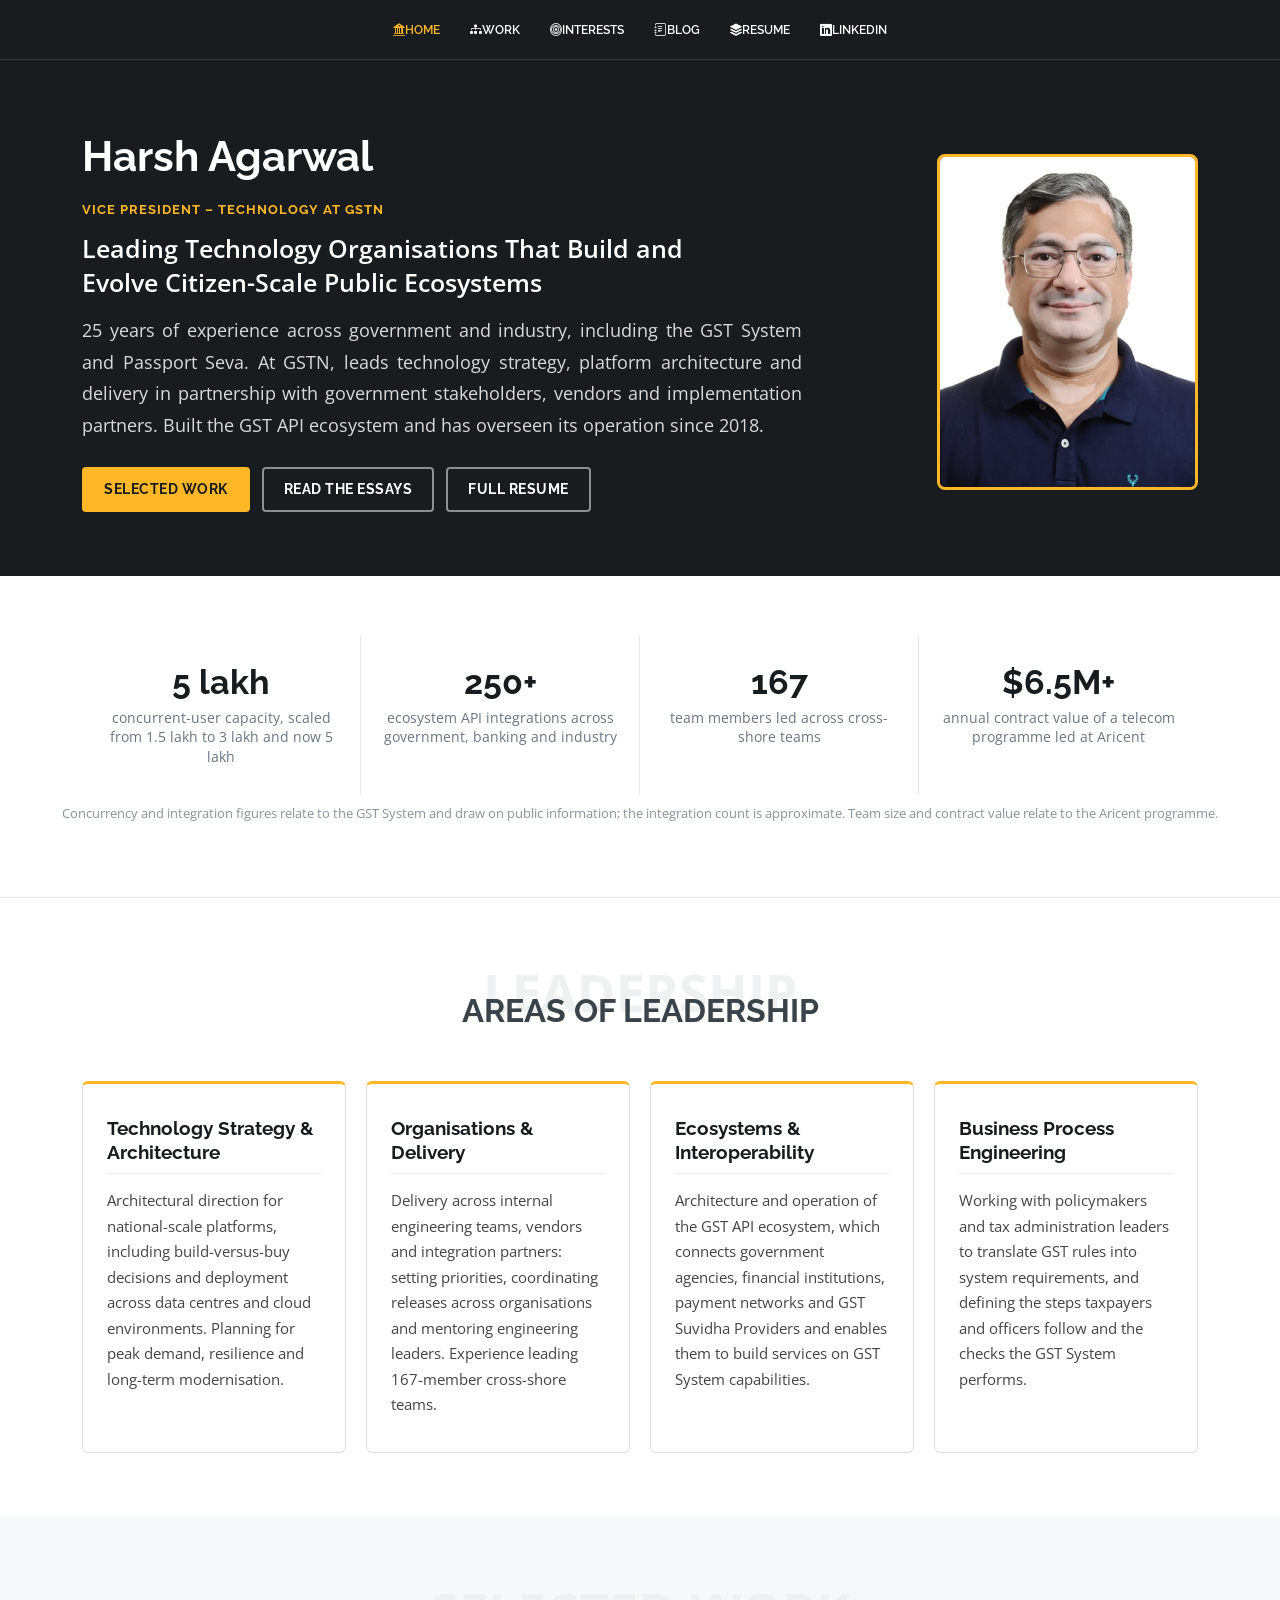
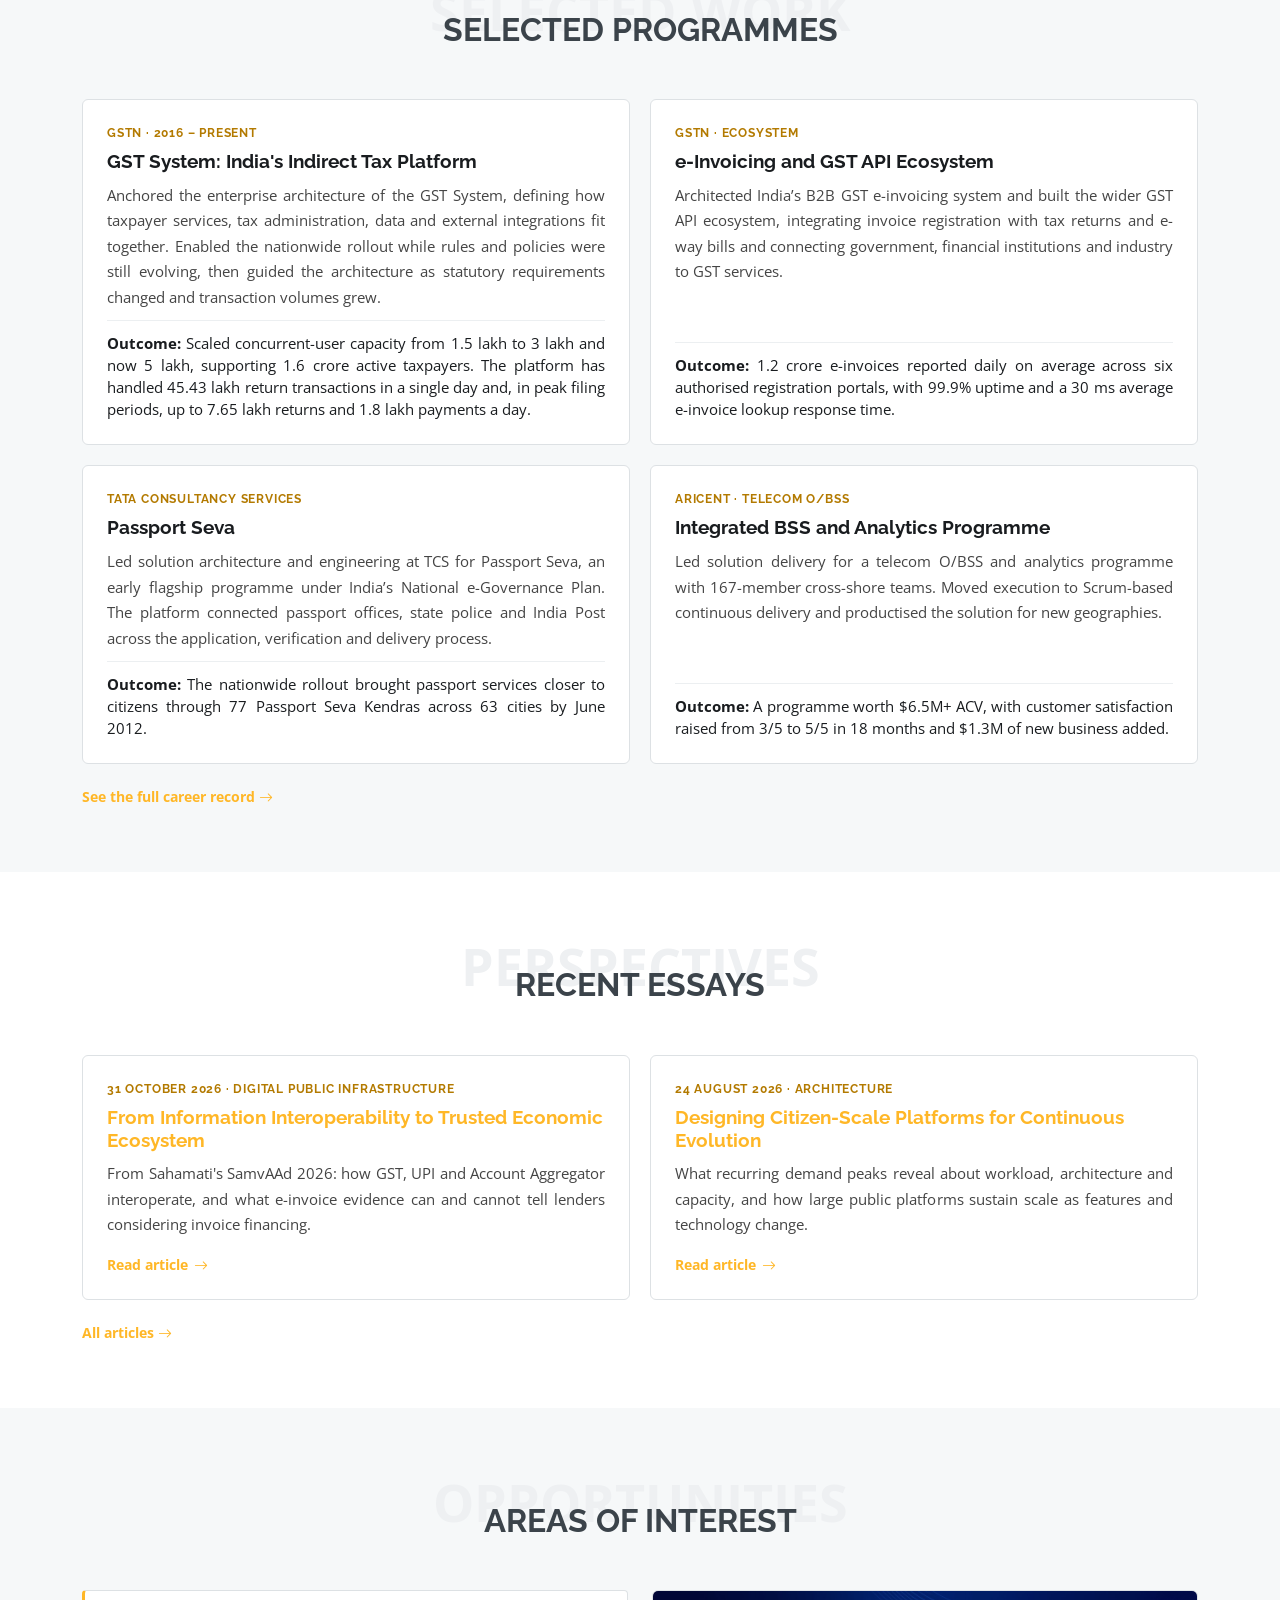
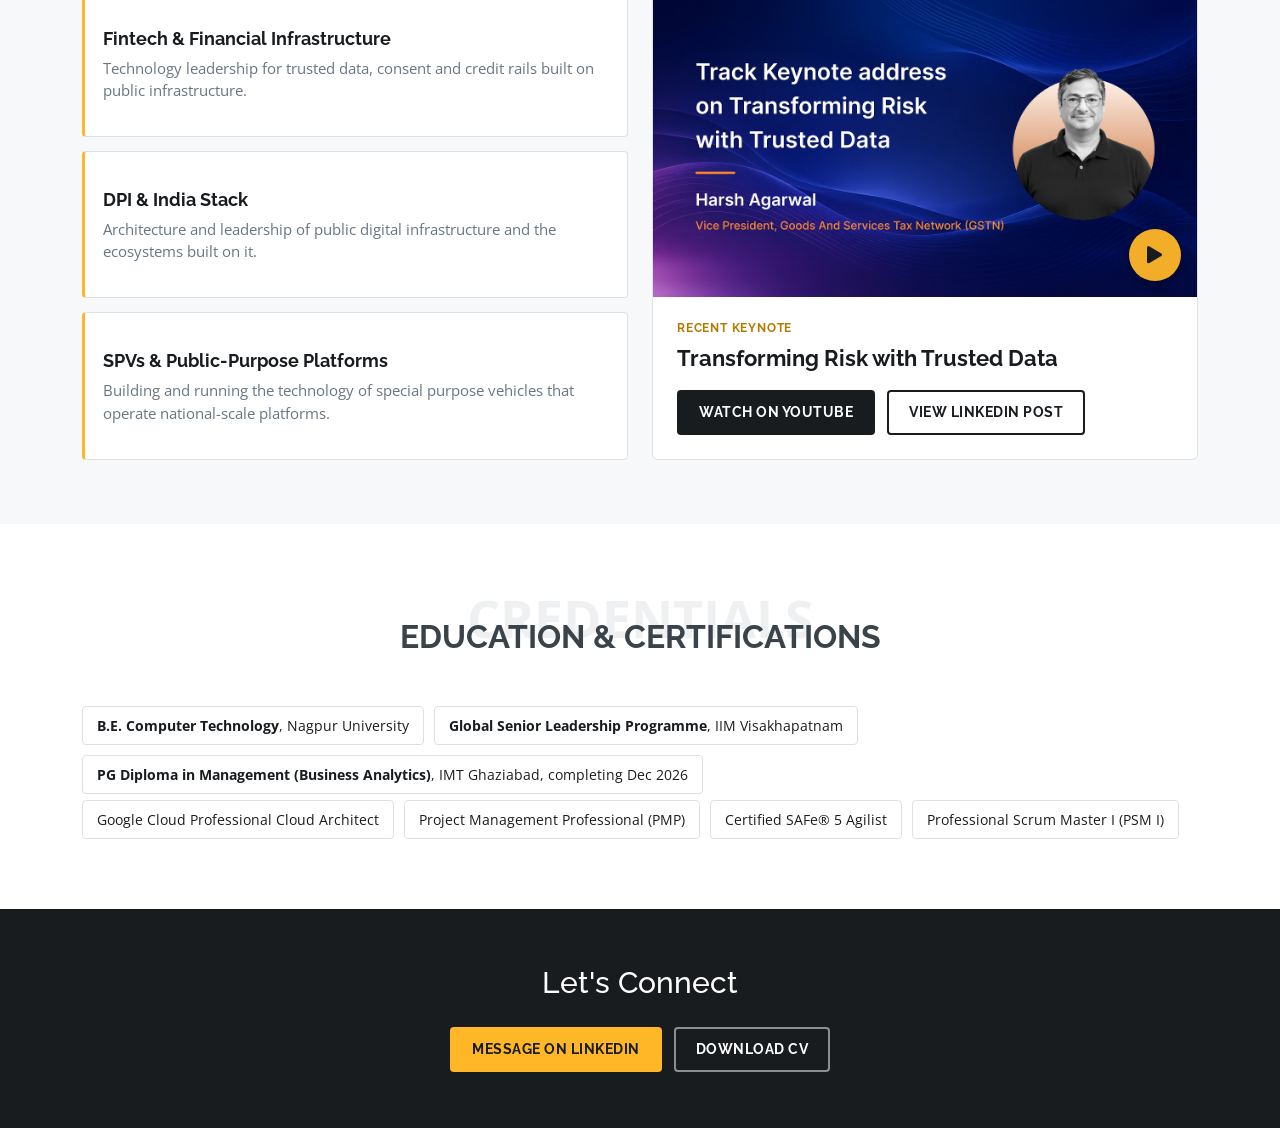
<file: index.html>
<!DOCTYPE html>
<html lang="en">

<head>
  <!-- Global site tag (gtag.js) - Google Analytics -->
  <script async src="https://www.googletagmanager.com/gtag/js?id=G-HFSNNCBM1D"></script>
  <script>
    window.dataLayer = window.dataLayer || [];
    function gtag(){dataLayer.push(arguments);}
    gtag('js', new Date());

    gtag('config', 'G-HFSNNCBM1D');
  </script>
  <meta name="google-site-verification" content="jV1hN1hH0EKO9pUUoB0-pTaVpTLdZjzAgl80Vk6x5x0" />
  <meta charset="utf-8">
  <meta content="width=device-width, initial-scale=1.0" name="viewport">

  <title>Harsh Agarwal | Vice President – Technology, GSTN</title>
  <meta name="description" content="Harsh Agarwal leads technology at GSTN. 25 years building citizen-scale platforms: the GST System, e-invoicing, API ecosystems and Digital Public Infrastructure.">
  <meta name="keywords" content="Harsh Agarwal, technology executive, CTO, CIO, digital public infrastructure architect, India DPI, GSTN, GST system, e-invoice, enterprise architecture, e-governance, fintech ecosystems, citizen scale platforms">
  <meta name="author" content="Harsh Agarwal">
  <meta name="robots" content="index, follow, max-image-preview:large">
  <meta name="googlebot" content="index, follow, max-image-preview:large">
  <meta name="application-name" content="Harsh Agarwal">
  <meta name="theme-color" content="#191c1f">
  <link rel="canonical" href="https://agrharsh.com/">
  <link rel="sitemap" type="application/xml" href="https://agrharsh.com/sitemap.xml">
  <meta property="og:type" content="profile">
  <meta property="og:site_name" content="Harsh Agarwal">
  <meta property="og:locale" content="en_IN">
  <meta property="og:title" content="Harsh Agarwal | Vice President – Technology, GSTN">
  <meta property="og:description" content="Harsh Agarwal leads technology at GSTN. 25 years building citizen-scale platforms: the GST System, e-invoicing, API ecosystems and Digital Public Infrastructure.">
  <meta property="og:url" content="https://agrharsh.com/">
  <meta property="og:image" content="https://agrharsh.com/assets/img/og-home.png">
  <meta property="og:image:secure_url" content="https://agrharsh.com/assets/img/og-home.png">
  <meta property="og:image:type" content="image/png">
  <meta property="og:image:width" content="1200">
  <meta property="og:image:height" content="630">
  <meta property="og:image:alt" content="Harsh Agarwal, technology executive and Digital Public Infrastructure architect">
  <meta property="profile:first_name" content="Harsh">
  <meta property="profile:last_name" content="Agarwal">
  <meta name="twitter:card" content="summary_large_image">
  <meta name="twitter:title" content="Harsh Agarwal | Vice President – Technology, GSTN">
  <meta name="twitter:description" content="Harsh Agarwal leads technology at GSTN. 25 years building citizen-scale platforms: the GST System, e-invoicing, API ecosystems and Digital Public Infrastructure.">
  <meta name="twitter:image" content="https://agrharsh.com/assets/img/og-home.png">
  <meta name="twitter:image:alt" content="Harsh Agarwal, technology executive and Digital Public Infrastructure architect">

  <!-- Favicons -->
  <link href="assets/img/favicon.ico" rel="icon">
  <link href="assets/img/apple-touch-icon.png" rel="apple-touch-icon">

  <!-- Google Fonts -->
  <link rel="preconnect" href="https://fonts.googleapis.com">
  <link rel="preconnect" href="https://fonts.gstatic.com" crossorigin>
  <link href="https://fonts.googleapis.com/css2?family=Open+Sans:wght@400;600;700&amp;family=Raleway:wght@500;600;700&amp;display=swap" rel="stylesheet">

  <!-- Vendor CSS Files -->
  <link href="assets/vendor/bootstrap/css/bootstrap.min.css" rel="stylesheet">
  <link href="assets/vendor/bootstrap-icons/bootstrap-icons.css" rel="stylesheet">

  <!-- Main CSS -->
  <link href="assets/css/style.css?v=20261125" rel="stylesheet">
  <link href="assets/css/home.css?v=11" rel="stylesheet">
  <script type="application/ld+json">
    {
      "@context": "https://schema.org",
      "@graph": [
        {
          "@type": "WebSite",
          "@id": "https://agrharsh.com/#website",
          "url": "https://agrharsh.com/",
          "name": "Harsh Agarwal",
          "inLanguage": "en-IN",
          "publisher": { "@id": "https://agrharsh.com/#person" }
        },
        {
          "@type": "ProfilePage",
          "@id": "https://agrharsh.com/#profile",
          "url": "https://agrharsh.com/",
          "name": "Harsh Agarwal",
          "description": "Profile of Harsh Agarwal, a technology executive with 25 years of experience leading architecture, delivery and teams for citizen-scale Digital Public Infrastructure in India.",
          "dateModified": "2026-11-26",
          "inLanguage": "en-IN",
          "isPartOf": { "@id": "https://agrharsh.com/#website" },
          "mainEntity": { "@id": "https://agrharsh.com/#person" },
          "hasPart": [
            {
              "@type": "VideoObject",
              "@id": "https://agrharsh.com/#keynote-video",
              "name": "Transforming Risk with Trusted Data: keynote by Harsh Agarwal at SamvAAd 2026",
              "description": "Track keynote on Transforming Risk with Trusted Data by Harsh Agarwal, Vice President – Technology at GSTN, at SamvAAd 2026, Sahamati's India Open Finance Summit, Mumbai, 15 October 2026.",
              "thumbnailUrl": "https://agrharsh.com/assets/img/keynote-transforming-risk-trusted-data.jpg",
              "uploadDate": "2026-10-15",
              "embedUrl": "https://www.youtube.com/embed/COU5Mw4KwME",
              "url": "https://youtu.be/COU5Mw4KwME",
              "inLanguage": "en-IN",
              "creator": { "@id": "https://agrharsh.com/#person" }
            },
            {
              "@type": "Blog",
              "@id": "https://agrharsh.com/blog/#blog",
              "url": "https://agrharsh.com/blog/",
              "name": "Harsh Agarwal Blog"
            },
            {
              "@type": "BlogPosting",
              "@id": "https://agrharsh.com/blog/articles/designing-citizen-scale-platforms-for-continuous-evolution.html#article",
              "url": "https://agrharsh.com/blog/articles/designing-citizen-scale-platforms-for-continuous-evolution.html",
              "headline": "Designing Citizen-Scale Platforms for Continuous Evolution",
              "datePublished": "2026-08-24"
            },
            {
              "@type": "BlogPosting",
              "@id": "https://agrharsh.com/blog/articles/from-information-interoperability-to-trusted-economic-ecosystem.html#article",
              "url": "https://agrharsh.com/blog/articles/from-information-interoperability-to-trusted-economic-ecosystem.html",
              "headline": "From Information Interoperability to Trusted Economic Ecosystem",
              "datePublished": "2026-10-31"
            }
          ]
        },
        {
          "@type": "Person",
          "@id": "https://agrharsh.com/#person",
          "name": "Harsh Agarwal",
          "alternateName": ["Harsh Agrawal", "Harsh Agarwal GSTN"],
          "url": "https://agrharsh.com/",
          "image": {
            "@type": "ImageObject",
            "url": "https://agrharsh.com/assets/img/me.jpeg",
            "width": 413,
            "height": 531,
            "caption": "Harsh Agarwal"
          },
          "description": "Technology executive with 25 years of experience leading architecture, delivery and teams for citizen-scale digital platforms across government and industry.",
          "jobTitle": "Vice President – Technology",
          "worksFor": {
            "@type": "Organization",
            "name": "Goods & Services Tax Network",
            "alternateName": "GSTN",
            "url": "https://www.gstn.org.in/"
          },
          "alumniOf": [
            { "@type": "CollegeOrUniversity", "name": "Nagpur University" },
            { "@type": "CollegeOrUniversity", "name": "Indian Institute of Management Visakhapatnam" },
            { "@type": "CollegeOrUniversity", "name": "IMT Ghaziabad" }
          ],
          "hasCredential": [
            {
              "@type": "EducationalOccupationalCredential",
              "name": "Google Cloud Professional Cloud Architect",
              "credentialCategory": "GCP Certification",
              "url": "https://www.credly.com/badges/0a3067a6-04e5-440b-b5cb-457e991f5842/public_url",
              "offeredBy": { "@type": "Organization", "name": "Google Cloud" }
            },
            {
              "@type": "EducationalOccupationalCredential",
              "name": "Project Management Professional (PMP)",
              "credentialCategory": "PMP",
              "url": "https://www.credly.com/badges/a3808356-f002-4a1e-8a4f-1cce9e197a80/public_url",
              "offeredBy": { "@type": "Organization", "name": "Project Management Institute" }
            },
            {
              "@type": "EducationalOccupationalCredential",
              "name": "Certified SAFe® 5 Agilist",
              "credentialCategory": "Agile Certification",
              "url": "https://www.credly.com/badges/f851118b-75d4-4549-b474-63e69c4ef5f3/public_url",
              "offeredBy": { "@type": "Organization", "name": "Scaled Agile, Inc." }
            },
            {
              "@type": "EducationalOccupationalCredential",
              "name": "Professional Scrum Master I (PSM I)",
              "credentialCategory": "Scrum Certification",
              "url": "https://www.credly.com/badges/6e5c15e1-1630-4870-baac-287c17f6ede9/public_url",
              "offeredBy": { "@type": "Organization", "name": "Scrum.org" }
            }
          ],
          "sameAs": [
            "https://www.linkedin.com/in/agrharsh"
          ],
          "knowsAbout": [
            "Digital Public Infrastructure",
            "India DPI",
            "Technology leadership",
            "Enterprise architecture",
            "e-Governance",
            "Citizen-scale platforms",
            "Enterprise interoperability",
            "GST system architecture",
            "e-Invoicing",
            "Account Aggregator and fintech ecosystems",
            "Government digital transformation",
            "API ecosystems",
            "Technical delivery leadership",
            "India Stack",
            "Fintech infrastructure",
            "API gateway and platform modernisation",
            "Technology organisation leadership"
          ]
        }
      ]
    }
  </script>
</head>

<body class="hm-page hm-home">

  <!-- ======= Header ======= -->
  <header id="header" class="sticky-top d-flex justify-content-center align-items-center header-scrolled">
    <nav id="navbar" class="navbar" aria-label="Primary">
      <div class="hm-header-identity">
        <strong>Harsh Agarwal</strong>
        <span>Vice President &ndash; Technology at GSTN</span>
      </div>
      <button class="hm-menu-toggle" type="button" aria-label="Navigation menu" aria-controls="hm-menu-links" aria-expanded="false">
        <span class="bi bi-list" aria-hidden="true"></span>
      </button>
      <ul id="hm-menu-links">
        <li><a class="bi bi-bank2 nav-link scrollto" title="Home" href="#top">Home</a></li>
        <li><a class="bi bi-diagram-3-fill nav-link scrollto" title="Selected work" href="#work">Work</a></li>
        <li><a class="bi bi-bullseye nav-link scrollto" title="Areas of interest" href="#interests">Interests</a></li>
        <li><a class="bi bi-journal-text nav-link" title="Articles" href="blog/">Blog</a></li>
        <li><a class="bi bi-stack nav-link" title="Full resume" href="resume/">Resume</a></li>
        <li><a class="bi bi-linkedin nav-link" title="LinkedIn Profile" href="https://www.linkedin.com/in/agrharsh" target="_blank" rel="noopener noreferrer">LinkedIn</a></li>
      </ul>
    </nav>
  </header>

  <main id="main">

    <!-- ======= Hero ======= -->
    <section id="top" class="hm-hero">
      <div class="container">
        <div class="hm-hero-grid">
          <div class="hm-identity">
            <h1>Harsh Agarwal<span class="visually-hidden">, Vice President – Technology, GSTN</span></h1>
            <p class="hm-eyebrow">Vice President &ndash; Technology at GSTN</p>
          </div>
          <img class="hm-photo" src="assets/img/me.jpeg" width="413" height="531" alt="Harsh Agarwal, technology executive and enterprise architect">
          <div class="hm-hero-copy">
            <p class="hm-positioning">Leading Technology Organisations That Build and Evolve Citizen-Scale Public Ecosystems</p>
            <p class="hm-lead">
              25 years of experience across government and industry, including the GST System and Passport Seva.
              At GSTN, leads technology strategy, platform architecture and delivery in partnership with government stakeholders, vendors and implementation partners.
              Built the GST API ecosystem and has overseen its operation since 2018.
            </p>
            <div class="hm-cta">
              <a class="hm-btn hm-btn-primary" href="#work">Selected work</a>
              <a class="hm-btn hm-btn-ghost" href="blog/">Read the essays</a>
              <a class="hm-btn hm-btn-ghost" href="resume/">Full resume</a>
            </div>
          </div>
        </div>
      </div>
    </section>

    <!-- ======= Proof metrics ======= -->
    <section class="hm-metrics" aria-label="Scale of leadership">
      <div class="container">
        <div class="hm-metric"><strong>5 lakh</strong><span>concurrent-user capacity, scaled from 1.5 lakh to 3 lakh and now 5 lakh</span></div>
        <div class="hm-metric"><strong>250+</strong><span>ecosystem API integrations across government, banking and industry</span></div>
        <div class="hm-metric"><strong>167</strong><span>team members led across cross-shore teams</span></div>
        <div class="hm-metric"><strong>$6.5M+</strong><span>annual contract value of a telecom programme led at Aricent</span></div>
      </div>
      <p class="hm-note">Concurrency and integration figures relate to the GST System and draw on public information; the integration count is approximate. Team size and contract value relate to the Aricent programme.</p>
    </section>

    <!-- ======= What I lead ======= -->
    <section id="lead" class="hm-section">
      <div class="container">
        <div class="section-title">
          <span>Leadership</span>
          <h2>Areas of Leadership</h2>
        </div>
        <div class="hm-grid hm-grid-4">
          <div class="hm-card hm-pillar">
            <h3>Technology Strategy &amp; Architecture</h3>
            <p>
              Architectural direction for national-scale platforms, including build-versus-buy decisions and deployment across data centres and cloud environments. Planning for peak demand, resilience and long-term modernisation.
            </p>
          </div>
          <div class="hm-card hm-pillar">
            <h3>Organisations &amp; Delivery</h3>
            <p>
              Delivery across internal engineering teams, vendors and integration partners: setting priorities, coordinating releases across organisations and mentoring engineering leaders. Experience leading 167-member cross-shore teams.
            </p>
          </div>
          <div class="hm-card hm-pillar">
            <h3>Ecosystems &amp; Interoperability</h3>
            <p>
              Architecture and operation of the GST API ecosystem, which connects government agencies, financial institutions, payment networks and GST Suvidha Providers and enables them to build services on GST System capabilities.
            </p>
          </div>
          <div class="hm-card hm-pillar">
            <h3>Business Process Engineering</h3>
            <p>
              Working with policymakers and tax administration leaders to translate GST rules into system requirements, and defining the steps taxpayers and officers follow and the checks the GST System performs.
            </p>
          </div>
        </div>
      </div>
    </section>

    <!-- ======= Selected work ======= -->
    <section id="work" class="hm-section alt">
      <div class="container">
        <div class="section-title">
          <span>Selected Work</span>
          <h2>Selected Programmes</h2>
        </div>
        <div class="hm-grid hm-grid-2">
          <article class="hm-card">
            <span class="hm-tag">GSTN &middot; 2016 &ndash; Present</span>
            <h3>GST System: India's Indirect Tax Platform</h3>
            <p>Anchored the enterprise architecture of the GST System, defining how taxpayer services, tax administration, data and external integrations fit together. Enabled the nationwide rollout while rules and policies were still evolving, then guided the architecture as statutory requirements changed and transaction volumes grew.</p>
            <div class="hm-outcome"><strong>Outcome:</strong> Scaled concurrent-user capacity from 1.5 lakh to 3 lakh and now 5 lakh, supporting 1.6 crore active taxpayers. The platform has handled 45.43 lakh return transactions in a single day and, in peak filing periods, up to 7.65 lakh returns and 1.8 lakh payments a day.</div>
          </article>
          <article class="hm-card">
            <span class="hm-tag">GSTN &middot; Ecosystem</span>
            <h3>e-Invoicing and GST API Ecosystem</h3>
            <p>Architected India’s B2B GST e-invoicing system and built the wider GST API ecosystem, integrating invoice registration with tax returns and e-way bills and connecting government, financial institutions and industry to GST services.</p>
            <div class="hm-outcome"><strong>Outcome:</strong> 1.2 crore e-invoices reported daily on average across six authorised registration portals, with 99.9% uptime and a 30 ms average e-invoice lookup response time.</div>
          </article>
          <article class="hm-card">
            <span class="hm-tag">Tata Consultancy Services</span>
            <h3>Passport Seva</h3>
            <p>Led solution architecture and engineering at TCS for Passport Seva, an early flagship programme under India’s National e-Governance Plan. The platform connected passport offices, state police and India Post across the application, verification and delivery process.</p>
            <div class="hm-outcome"><strong>Outcome:</strong> The nationwide rollout brought passport services closer to citizens through 77 Passport Seva Kendras across 63 cities by June 2012.</div>
          </article>
          <article class="hm-card">
            <span class="hm-tag">Aricent &middot; Telecom O/BSS</span>
            <h3>Integrated BSS and Analytics Programme</h3>
            <p>Led solution delivery for a telecom O/BSS and analytics programme with 167-member cross-shore teams. Moved execution to Scrum-based continuous delivery and productised the solution for new geographies.</p>
            <div class="hm-outcome"><strong>Outcome:</strong> A programme worth $6.5M+ ACV, with customer satisfaction raised from 3/5 to 5/5 in 18 months and $1.3M of new business added.</div>
          </article>
        </div>
        <a class="hm-more" href="resume/">See the full career record <i class="bi bi-arrow-right"></i></a>
      </div>
    </section>

    <!-- ======= Perspectives ======= -->
    <section id="perspectives" class="hm-section">
      <div class="container">
        <div class="section-title">
          <span>Perspectives</span>
          <h2>Recent Essays</h2>
        </div>
        <div class="hm-grid hm-grid-2">
          <article class="hm-card">
            <span class="hm-tag">31 October 2026 &middot; Digital Public Infrastructure</span>
            <h3><a href="blog/articles/from-information-interoperability-to-trusted-economic-ecosystem.html">From Information Interoperability to Trusted Economic Ecosystem</a></h3>
            <p>From Sahamati's SamvAAd 2026: how GST, UPI and Account Aggregator interoperate, and what e-invoice evidence can and cannot tell lenders considering invoice financing.</p>
            <a class="blog-read-more" href="blog/articles/from-information-interoperability-to-trusted-economic-ecosystem.html" aria-label="Read From Information Interoperability to Trusted Economic Ecosystem">Read article <i class="bi bi-arrow-right"></i></a>
          </article>
          <article class="hm-card">
            <span class="hm-tag">24 August 2026 &middot; Architecture</span>
            <h3><a href="blog/articles/designing-citizen-scale-platforms-for-continuous-evolution.html">Designing Citizen-Scale Platforms for Continuous Evolution</a></h3>
            <p>What recurring demand peaks reveal about workload, architecture and capacity, and how large public platforms sustain scale as features and technology change.</p>
            <a class="blog-read-more" href="blog/articles/designing-citizen-scale-platforms-for-continuous-evolution.html" aria-label="Read Designing Citizen-Scale Platforms for Continuous Evolution">Read article <i class="bi bi-arrow-right"></i></a>
          </article>
        </div>
        <a class="hm-more" href="blog/">All articles <i class="bi bi-arrow-right"></i></a>
      </div>
    </section>

    <!-- ======= Areas of interest ======= -->
    <section id="interests" class="hm-section alt">
      <div class="container">
        <div class="section-title">
          <span>Opportunities</span>
          <h2>Areas of Interest</h2>
        </div>
        <div class="row hm-speak-row">
          <div class="col-lg-6 mb-4 mb-lg-0">
            <ul class="hm-topics">
              <li><strong>Fintech &amp; Financial Infrastructure</strong><small>Technology leadership for trusted data, consent and credit rails built on public infrastructure.</small></li>
              <li><strong>DPI &amp; India Stack</strong><small>Architecture and leadership of public digital infrastructure and the ecosystems built on it.</small></li>
              <li><strong>SPVs &amp; Public-Purpose Platforms</strong><small>Building and running the technology of special purpose vehicles that operate national-scale platforms.</small></li>
            </ul>
          </div>
          <div class="col-lg-6">
            <article class="hm-feature">
              <a class="hm-feature-thumb" href="https://youtu.be/COU5Mw4KwME" target="_blank" rel="noopener noreferrer" aria-label="Watch the keynote on YouTube">
                <img src="assets/img/keynote-transforming-risk-trusted-data.jpg" width="1280" height="720" loading="lazy" alt="Track keynote address on Transforming Risk with Trusted Data, Harsh Agarwal, Vice President, GSTN">
                <span class="hm-play" aria-hidden="true"><i class="bi bi-play-fill"></i></span>
              </a>
              <div class="hm-feature-body">
                <span class="hm-tag">Recent Keynote</span>
                <h3>Transforming Risk with Trusted Data</h3>
                <div class="hm-cta hm-cta-left">
                  <a class="hm-btn hm-btn-dark" href="https://youtu.be/COU5Mw4KwME" target="_blank" rel="noopener noreferrer">Watch on YouTube</a>
                  <a class="hm-btn hm-btn-outline" href="https://lnkd.in/p/gJVEFADy" target="_blank" rel="noopener noreferrer">View LinkedIn Post</a>
                </div>
              </div>
            </article>
          </div>
        </div>
      </div>
    </section>

    <!-- ======= Credentials ======= -->
    <section id="credentials" class="hm-section">
      <div class="container">
        <div class="section-title">
          <span>Credentials</span>
          <h2>Education &amp; Certifications</h2>
        </div>
        <ul class="hm-creds">
          <li><span><strong>B.E. Computer Technology</strong>, Nagpur University</span></li>
          <li><span><strong>Global Senior Leadership Programme</strong>, IIM Visakhapatnam</span></li>
          <li><span><strong>PG Diploma in Management (Business Analytics)</strong>, IMT Ghaziabad, completing Dec 2026</span></li>
        </ul>
        <ul class="hm-creds">
          <li><a href="https://www.credly.com/badges/0a3067a6-04e5-440b-b5cb-457e991f5842/public_url" target="_blank" rel="noopener noreferrer">Google Cloud Professional Cloud Architect</a></li>
          <li><a href="https://www.credly.com/badges/a3808356-f002-4a1e-8a4f-1cce9e197a80/public_url" target="_blank" rel="noopener noreferrer">Project Management Professional (PMP)</a></li>
          <li><a href="https://www.credly.com/badges/f851118b-75d4-4549-b474-63e69c4ef5f3/public_url" target="_blank" rel="noopener noreferrer">Certified SAFe&reg; 5 Agilist</a></li>
          <li><a href="https://www.credly.com/badges/6e5c15e1-1630-4870-baac-287c17f6ede9/public_url" target="_blank" rel="noopener noreferrer">Professional Scrum Master I (PSM I)</a></li>
        </ul>
      </div>
    </section>

    <!-- ======= Connect ======= -->
    <section id="connect" class="hm-connect">
      <div class="container">
        <h2>Let's Connect</h2>
        <div class="hm-cta">
          <a class="hm-btn hm-btn-primary" href="https://www.linkedin.com/in/agrharsh" target="_blank" rel="noopener noreferrer">Message on LinkedIn</a>
          <a class="hm-btn hm-btn-ghost" href="assets/Harsh_Agarwal.pdf" download>Download CV</a>
        </div>
      </div>
    </section>

  </main>

  <a href="#" class="back-to-top d-flex align-items-center justify-content-center"><i class="bi bi-arrow-up-short"></i></a>

  <script src="assets/vendor/bootstrap/js/bootstrap.bundle.min.js"></script>
  <script src="assets/js/main.js?v=4"></script>

</body>

</html>
</file>
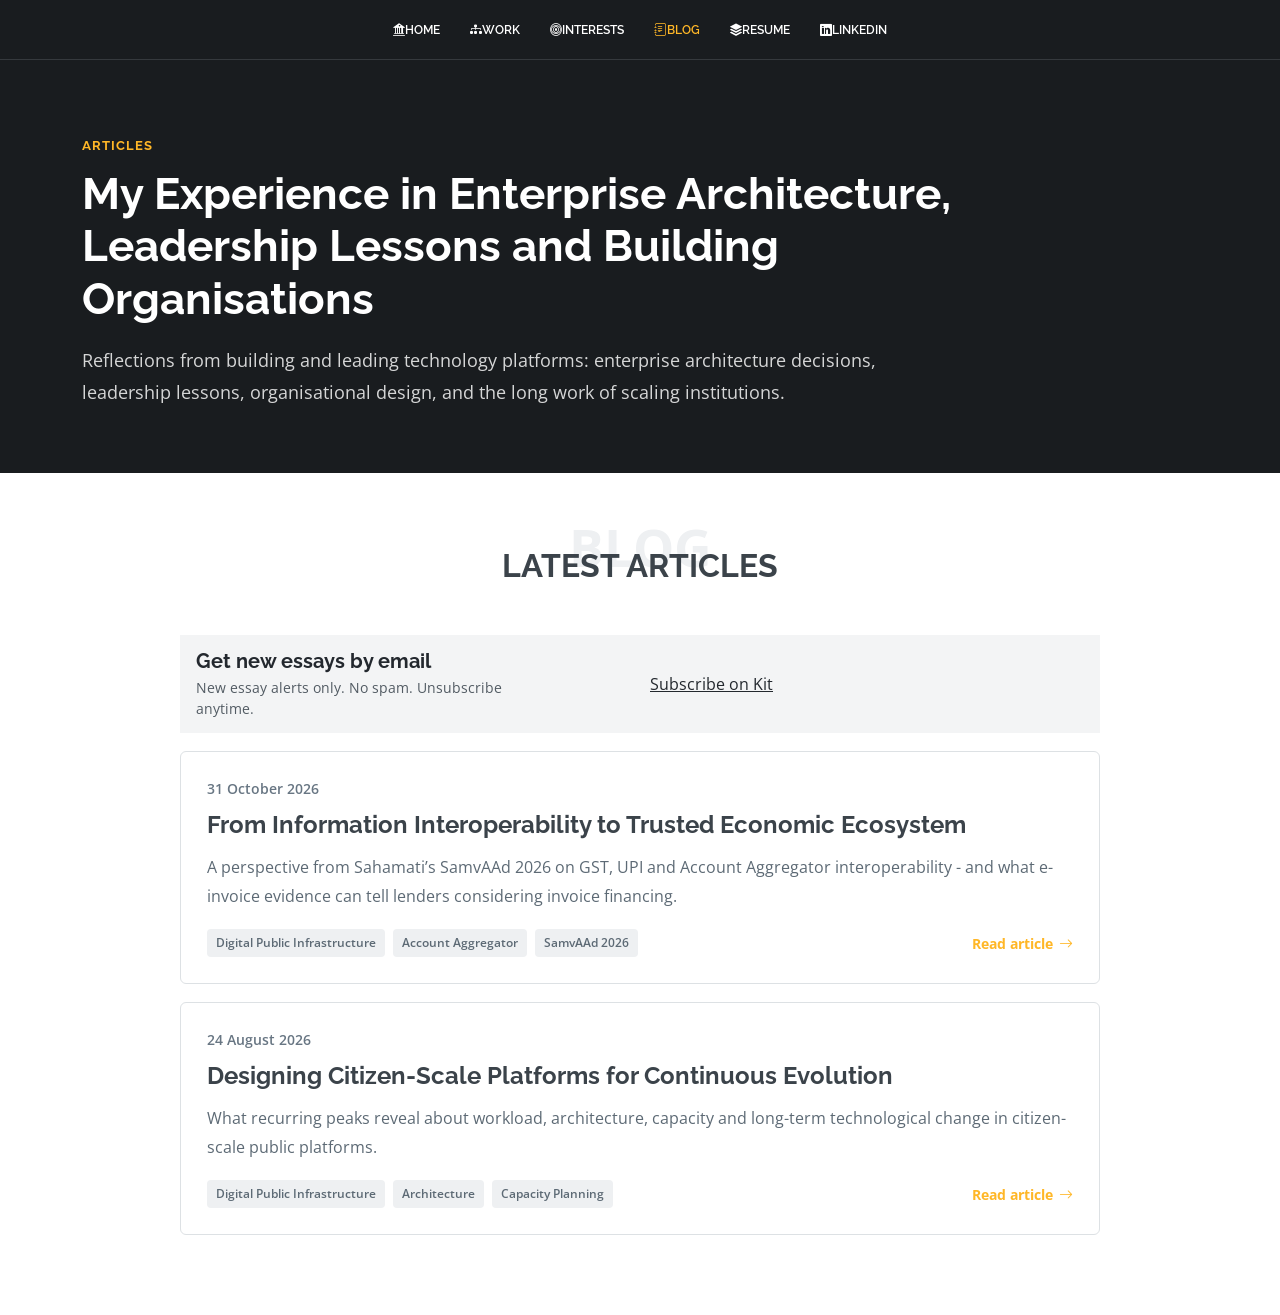
<file: blog/index.html>
<!DOCTYPE html>
<html lang="en">

<head>
  <!-- Global site tag (gtag.js) - Google Analytics -->
  <script async src="https://www.googletagmanager.com/gtag/js?id=G-HFSNNCBM1D"></script>
  <script>
    window.dataLayer = window.dataLayer || [];
    function gtag(){dataLayer.push(arguments);}
    gtag('js', new Date());

    gtag('config', 'G-HFSNNCBM1D');
  </script>
  <meta charset="utf-8">
  <meta content="width=device-width, initial-scale=1.0" name="viewport">

  <title>Essays on DPI, Interoperability and Platform Architecture | Harsh Agarwal</title>
  <meta name="description" content="Essays by Harsh Agarwal on Digital Public Infrastructure, GST and Account Aggregator interoperability, and architecture for citizen-scale platforms.">
  <meta name="keywords" content="Harsh Agarwal blog, enterprise architecture, leadership lessons, organisation building, digital public infrastructure, technology leadership">
  <meta name="author" content="Harsh Agarwal">
  <meta name="robots" content="index, follow, max-image-preview:large">
  <meta name="theme-color" content="#191c1f">
  <link rel="canonical" href="https://agrharsh.com/blog/">
  <link rel="sitemap" type="application/xml" href="https://agrharsh.com/sitemap.xml">
  <meta property="og:type" content="website">
  <meta property="og:site_name" content="Harsh Agarwal">
  <meta property="og:locale" content="en_IN">
  <meta property="og:title" content="Essays on DPI, Interoperability and Platform Architecture | Harsh Agarwal">
  <meta property="og:description" content="Essays by Harsh Agarwal on Digital Public Infrastructure, GST and Account Aggregator interoperability, and architecture for citizen-scale platforms.">
  <meta property="og:url" content="https://agrharsh.com/blog/">
  <meta property="og:image" content="https://agrharsh.com/assets/img/og-home.png">
  <meta property="og:image:type" content="image/png">
  <meta property="og:image:width" content="1200">
  <meta property="og:image:height" content="630">
  <meta property="og:image:alt" content="Harsh Agarwal, technology executive and Digital Public Infrastructure architect">
  <meta name="twitter:card" content="summary_large_image">
  <meta name="twitter:title" content="Essays on DPI, Interoperability and Platform Architecture | Harsh Agarwal">
  <meta name="twitter:description" content="Essays by Harsh Agarwal on Digital Public Infrastructure, GST and Account Aggregator interoperability, and architecture for citizen-scale platforms.">
  <meta name="twitter:image" content="https://agrharsh.com/assets/img/og-home.png">
  <meta name="twitter:image:alt" content="Harsh Agarwal, technology executive and Digital Public Infrastructure architect">

  <link href="../assets/img/favicon.ico" rel="icon">
  <link href="../assets/img/apple-touch-icon.png" rel="apple-touch-icon">

  <link rel="preconnect" href="https://fonts.googleapis.com">
  <link rel="preconnect" href="https://fonts.gstatic.com" crossorigin>
  <link href="https://fonts.googleapis.com/css2?family=Open+Sans:wght@400;600;700&amp;family=Raleway:wght@500;600;700&amp;display=swap" rel="stylesheet">

  <link href="../assets/vendor/bootstrap/css/bootstrap.min.css" rel="stylesheet">
  <link href="../assets/vendor/bootstrap-icons/bootstrap-icons.css" rel="stylesheet">
  <link href="../assets/css/style.css" rel="stylesheet">
  <link href="../assets/css/blog-signup.css" rel="stylesheet">
  <link href="../assets/css/home.css?v=11" rel="stylesheet">

  <script type="application/ld+json">
    {
      "@context": "https://schema.org",
      "@graph": [
        {
          "@type": "CollectionPage",
          "@id": "https://agrharsh.com/blog/#webpage",
          "url": "https://agrharsh.com/blog/",
          "name": "Essays on DPI, Interoperability and Platform Architecture | Harsh Agarwal",
          "description": "Essays by Harsh Agarwal on Digital Public Infrastructure, GST and Account Aggregator interoperability, and architecture for citizen-scale platforms.",
          "dateModified": "2026-11-26",
          "inLanguage": "en-IN",
          "isPartOf": {
            "@id": "https://agrharsh.com/#website"
          },
          "mainEntity": {
            "@id": "https://agrharsh.com/blog/#blog"
          },
          "breadcrumb": {
            "@id": "https://agrharsh.com/blog/#breadcrumb"
          }
        },
        {
          "@type": "Blog",
          "@id": "https://agrharsh.com/blog/#blog",
          "url": "https://agrharsh.com/blog/",
          "name": "Harsh Agarwal Blog",
          "description": "Essays by Harsh Agarwal on Digital Public Infrastructure, GST and Account Aggregator interoperability, and architecture for citizen-scale platforms.",
          "inLanguage": "en-IN",
          "author": {
            "@type": "Person",
            "@id": "https://agrharsh.com/#person",
            "name": "Harsh Agarwal",
            "url": "https://agrharsh.com/"
          },
          "publisher": {
            "@type": "Person",
            "@id": "https://agrharsh.com/#person",
            "name": "Harsh Agarwal",
            "url": "https://agrharsh.com/"
          },
          "blogPost": [
            {
              "@type": "BlogPosting",
              "@id": "https://agrharsh.com/blog/articles/from-information-interoperability-to-trusted-economic-ecosystem.html#article",
              "url": "https://agrharsh.com/blog/articles/from-information-interoperability-to-trusted-economic-ecosystem.html",
              "headline": "From Information Interoperability to Trusted Economic Ecosystem",
              "datePublished": "2026-10-31"
            },
            {
              "@type": "BlogPosting",
              "@id": "https://agrharsh.com/blog/articles/designing-citizen-scale-platforms-for-continuous-evolution.html#article",
              "url": "https://agrharsh.com/blog/articles/designing-citizen-scale-platforms-for-continuous-evolution.html",
              "headline": "Designing Citizen-Scale Platforms for Continuous Evolution",
              "datePublished": "2026-08-24"
            }
          ]
        },
        {
          "@type": "BreadcrumbList",
          "@id": "https://agrharsh.com/blog/#breadcrumb",
          "itemListElement": [
            {
              "@type": "ListItem",
              "position": 1,
              "name": "Home",
              "item": "https://agrharsh.com/"
            },
            {
              "@type": "ListItem",
              "position": 2,
              "name": "Blog",
              "item": "https://agrharsh.com/blog/"
            }
          ]
        }
      ]
    }
  </script>
</head>

<body class="blog-page hm-home">

  <header id="header" class="sticky-top d-flex justify-content-center align-items-center header-scrolled hm-identity-scrolled">
    <nav id="navbar" class="navbar" aria-label="Primary">
      <div class="hm-header-identity">
        <strong>Harsh Agarwal</strong>
        <span>Vice President &ndash; Technology at GSTN</span>
      </div>
      <button class="hm-menu-toggle" type="button" aria-label="Navigation menu" aria-controls="hm-menu-links" aria-expanded="false">
        <span class="bi bi-list" aria-hidden="true"></span>
      </button>
      <ul id="hm-menu-links">
        <li><a class="bi bi-bank2 nav-link" title="Home" href="../">Home</a></li>
        <li><a class="bi bi-diagram-3-fill nav-link" title="Selected work" href="../#work">Work</a></li>
        <li><a class="bi bi-bullseye nav-link" title="Areas of interest" href="../#interests">Interests</a></li>
        <li><a class="bi bi-journal-text nav-link active" title="Articles" href="../blog/">Blog</a></li>
        <li><a class="bi bi-stack nav-link" title="Full resume" href="../resume/">Resume</a></li>
        <li><a class="bi bi-linkedin nav-link" title="LinkedIn Profile" href="https://www.linkedin.com/in/agrharsh" target="_blank" rel="noopener noreferrer">LinkedIn</a></li>
      </ul>
    </nav>
  </header>

  <main id="main">
    <section class="blog-hero">
      <div class="container">
        <p class="blog-eyebrow">Articles</p>
        <h1>My Experience in Enterprise Architecture, Leadership Lessons and Building Organisations</h1>
        <p class="blog-intro">Reflections from building and leading technology platforms: enterprise architecture decisions, leadership lessons, organisational design, and the long work of scaling institutions.</p>
      </div>
    </section>

    <section class="blog-list-section">
      <div class="container">
        <div class="section-title">
          <span>Blog</span>
          <h2>Latest Articles</h2>
        </div>

        <section class="blog-signup" aria-labelledby="blog-signup-title">
          <div class="blog-signup-copy">
            <h3 id="blog-signup-title">Get new essays by email</h3>
            <p>New essay alerts only. No spam. Unsubscribe anytime.</p>
          </div>
          <div class="blog-signup-embed">
            <a class="blog-signup-fallback" href="https://harsh-agarwal.kit.com/432491120f">Subscribe on Kit</a>
            <script async data-uid="432491120f" src="https://harsh-agarwal.kit.com/432491120f/index.js"></script>
          </div>
        </section>

        <div class="blog-post-list" aria-label="Article list">
          <article class="blog-post-card">
            <time datetime="2026-10-31">31 October 2026</time>
            <h3><a href="articles/from-information-interoperability-to-trusted-economic-ecosystem.html">From Information Interoperability to Trusted Economic Ecosystem</a></h3>
            <p>A perspective from Sahamati’s SamvAAd 2026 on GST, UPI and Account Aggregator interoperability - and what e-invoice evidence can tell lenders considering invoice financing.</p>
            <div class="blog-post-meta">
              <div class="blog-tags"><span>Digital Public Infrastructure</span><span>Account Aggregator</span><span>SamvAAd 2026</span></div>
              <a class="blog-read-more" href="articles/from-information-interoperability-to-trusted-economic-ecosystem.html" aria-label="Read From Information Interoperability to Trusted Economic Ecosystem">Read article <i class="bi bi-arrow-right"></i></a>
            </div>
          </article>

          <article class="blog-post-card">
            <time datetime="2026-08-24">24 August 2026</time>
            <h3><a href="articles/designing-citizen-scale-platforms-for-continuous-evolution.html">Designing Citizen-Scale Platforms for Continuous Evolution</a></h3>
            <p>What recurring peaks reveal about workload, architecture, capacity and long-term technological change in citizen-scale public platforms.</p>
            <div class="blog-post-meta">
              <div class="blog-tags">
                <span>Digital Public Infrastructure</span>
                <span>Architecture</span>
                <span>Capacity Planning</span>
              </div>
              <a class="blog-read-more" href="articles/designing-citizen-scale-platforms-for-continuous-evolution.html" aria-label="Read Designing Citizen-Scale Platforms for Continuous Evolution">Read article <i class="bi bi-arrow-right"></i></a>
            </div>
          </article>

          <!--
            Add article cards newest-first. Example:

            <article class="blog-post-card">
              <time datetime="2026-09-01">1 September 2026</time>
              <h3><a href="articles/article-slug.html">Article Title</a></h3>
              <p>A short two-line summary that appears on the blog index.</p>
              <div class="blog-post-meta">
                <div class="blog-tags">
                  <span>Digital Public Infrastructure</span>
                  <span>Architecture</span>
                </div>
                <a class="blog-read-more" href="articles/article-slug.html" aria-label="Read Article Title">Read article <i class="bi bi-arrow-right"></i></a>
              </div>
            </article>
          -->
        </div>
      </div>
    </section>
  </main>

  <a href="#" class="back-to-top d-flex align-items-center justify-content-center"><i class="bi bi-arrow-up-short"></i></a>

  <script src="../assets/vendor/bootstrap/js/bootstrap.bundle.min.js"></script>
  <script src="../assets/js/main.js?v=4"></script>
  <script defer src="../assets/js/blog-signup.js"></script>
</body>

</html>
</file>
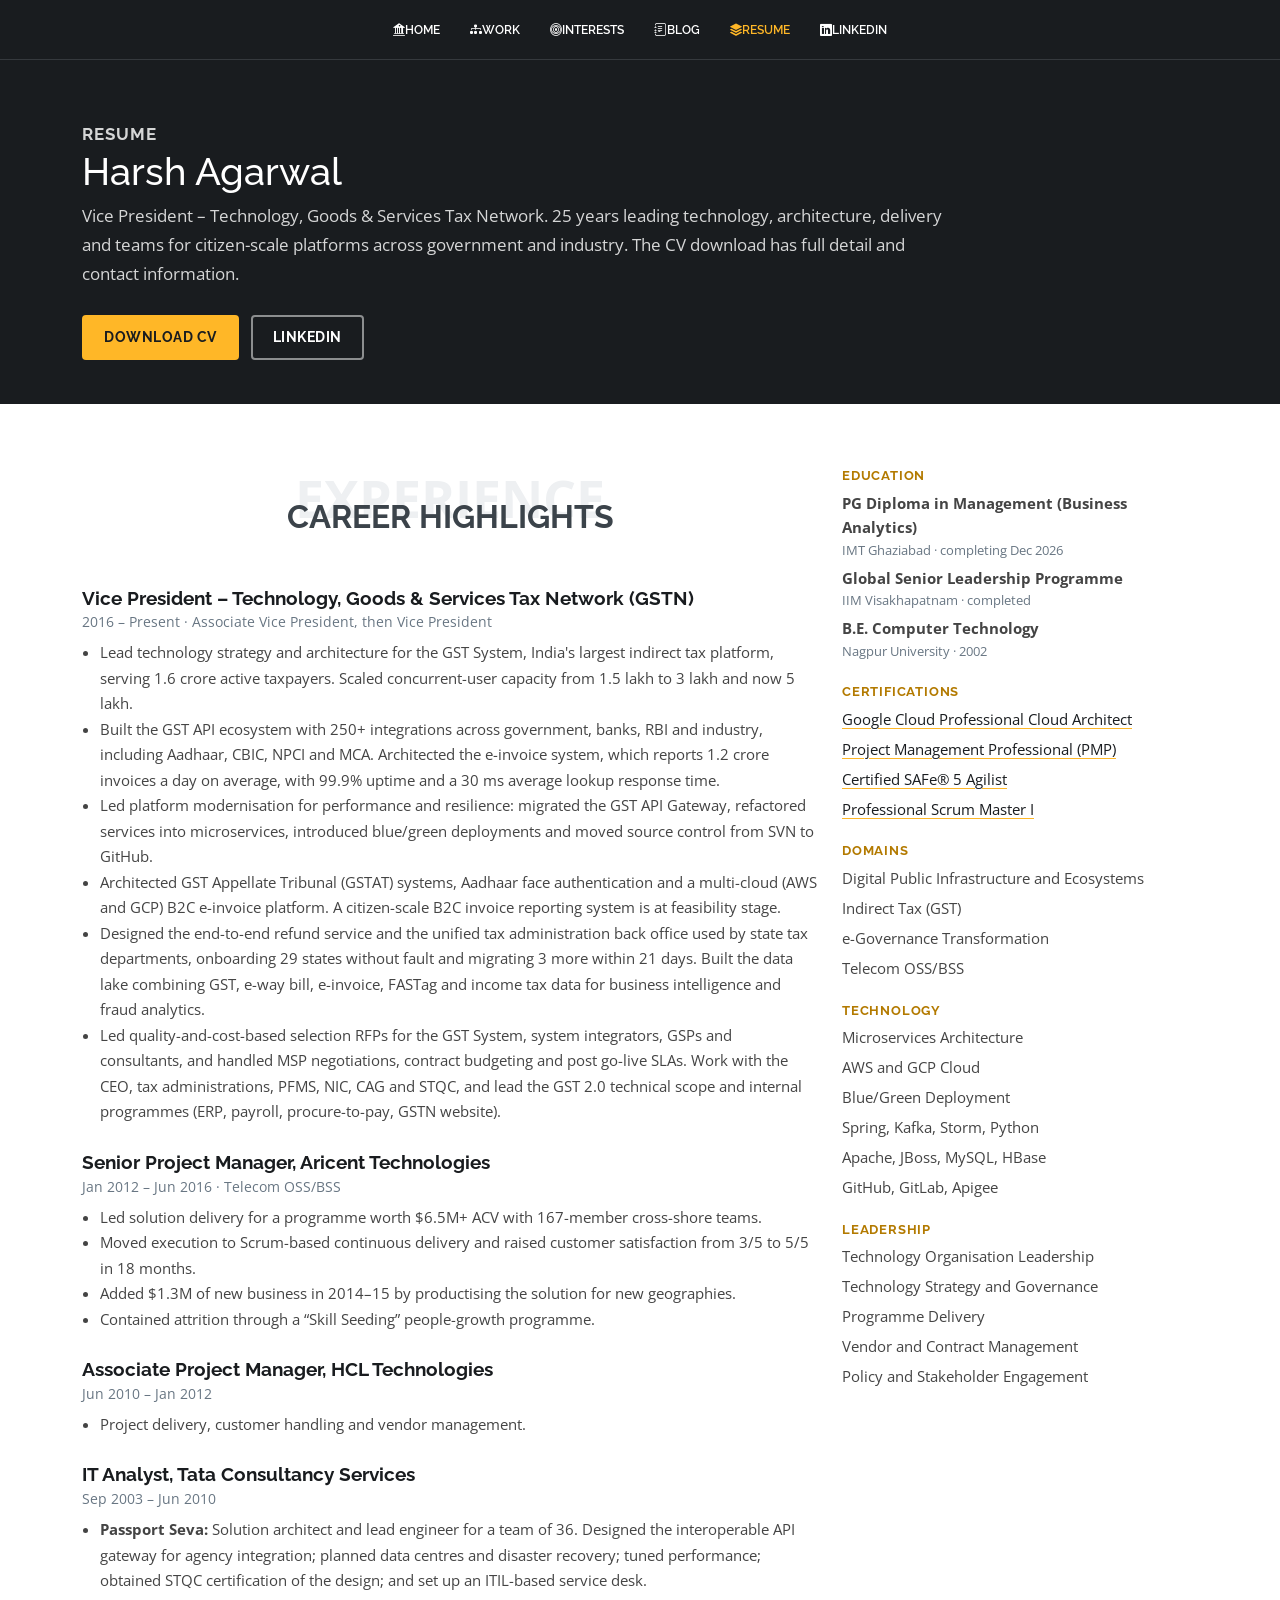
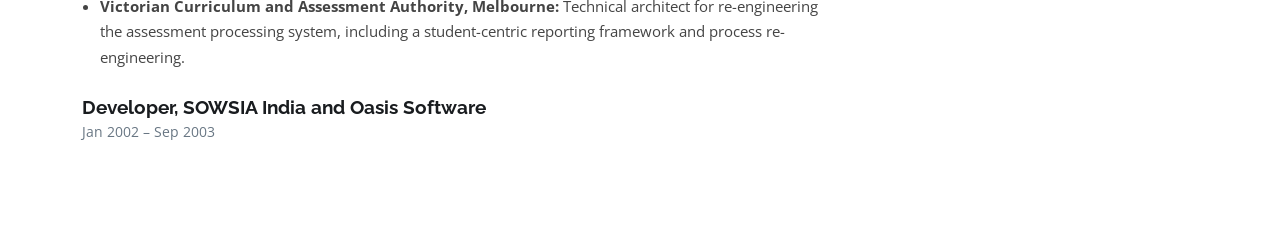
<file: resume/index.html>
<!DOCTYPE html>
<html lang="en">

<head>
  <!-- Global site tag (gtag.js) - Google Analytics -->
  <script async src="https://www.googletagmanager.com/gtag/js?id=G-HFSNNCBM1D"></script>
  <script>
    window.dataLayer = window.dataLayer || [];
    function gtag(){dataLayer.push(arguments);}
    gtag('js', new Date());

    gtag('config', 'G-HFSNNCBM1D');
  </script>
  <meta name="google-site-verification" content="jV1hN1hH0EKO9pUUoB0-pTaVpTLdZjzAgl80Vk6x5x0" />
  <meta charset="utf-8">
  <meta content="width=device-width, initial-scale=1.0" name="viewport">

  <title>Resume | Harsh Agarwal, Vice President – Technology, GSTN</title>
  <meta name="description" content="Career record of Harsh Agarwal: 25 years leading architecture, delivery and teams across GSTN, Aricent, HCL and Tata Consultancy Services.">
  <meta name="keywords" content="Harsh Agarwal, technology executive, CTO, CIO, digital public infrastructure architect, India DPI, GSTN, GST system, e-invoice, enterprise architecture, e-governance, fintech ecosystems, citizen scale platforms">
  <meta name="author" content="Harsh Agarwal">
  <meta name="robots" content="index, follow, max-image-preview:large">
  <meta name="googlebot" content="index, follow, max-image-preview:large">
  <meta name="application-name" content="Harsh Agarwal">
  <meta name="theme-color" content="#191c1f">
  <link rel="canonical" href="https://agrharsh.com/resume/">
  <link rel="sitemap" type="application/xml" href="https://agrharsh.com/sitemap.xml">
  <meta property="og:type" content="profile">
  <meta property="og:site_name" content="Harsh Agarwal">
  <meta property="og:locale" content="en_IN">
  <meta property="og:title" content="Resume | Harsh Agarwal, Vice President – Technology, GSTN">
  <meta property="og:description" content="25 years leading architecture, delivery and teams for citizen-scale platforms, including the GST System. Essays and talks on DPI, interoperability and fintech ecosystems.">
  <meta property="og:url" content="https://agrharsh.com/resume/">
  <meta property="og:image" content="https://agrharsh.com/assets/img/og-home.png">
  <meta property="og:image:secure_url" content="https://agrharsh.com/assets/img/og-home.png">
  <meta property="og:image:type" content="image/png">
  <meta property="og:image:width" content="1200">
  <meta property="og:image:height" content="630">
  <meta property="og:image:alt" content="Harsh Agarwal, technology executive and Digital Public Infrastructure architect">
  <meta property="profile:first_name" content="Harsh">
  <meta property="profile:last_name" content="Agarwal">
  <meta name="twitter:card" content="summary_large_image">
  <meta name="twitter:title" content="Resume | Harsh Agarwal, Vice President – Technology, GSTN">
  <meta name="twitter:description" content="25 years leading architecture, delivery and teams for citizen-scale platforms, including the GST System.">
  <meta name="twitter:image" content="https://agrharsh.com/assets/img/og-home.png">
  <meta name="twitter:image:alt" content="Harsh Agarwal, technology executive and Digital Public Infrastructure architect">

  <!-- Favicons -->
  <link href="../assets/img/favicon.ico" rel="icon">
  <link href="../assets/img/apple-touch-icon.png" rel="apple-touch-icon">

  <!-- Google Fonts -->
  <link rel="preconnect" href="https://fonts.googleapis.com">
  <link rel="preconnect" href="https://fonts.gstatic.com" crossorigin>
  <link href="https://fonts.googleapis.com/css2?family=Open+Sans:wght@400;600;700&amp;family=Raleway:wght@500;600;700&amp;display=swap" rel="stylesheet">

  <!-- Vendor CSS Files -->
  <link href="../assets/vendor/bootstrap/css/bootstrap.min.css" rel="stylesheet">
  <link href="../assets/vendor/bootstrap-icons/bootstrap-icons.css" rel="stylesheet">

  <!-- Main CSS -->
  <link href="../assets/css/style.css?v=20261125" rel="stylesheet">
  <link href="../assets/css/home.css?v=11" rel="stylesheet">
  <script type="application/ld+json">
    {
      "@context": "https://schema.org",
      "@type": "ProfilePage",
      "url": "https://agrharsh.com/resume/",
      "name": "Resume | Harsh Agarwal, Vice President – Technology, GSTN",
      "mainEntity": { "@id": "https://agrharsh.com/#person" },
      "isPartOf": { "@id": "https://agrharsh.com/#website" }
    }
  </script>
</head>

<body class="hm-page hm-home">

  <header id="header" class="sticky-top d-flex justify-content-center align-items-center header-scrolled hm-identity-scrolled">
    <nav id="navbar" class="navbar" aria-label="Primary">
      <div class="hm-header-identity">
        <strong>Harsh Agarwal</strong>
        <span>Vice President &ndash; Technology at GSTN</span>
      </div>
      <button class="hm-menu-toggle" type="button" aria-label="Navigation menu" aria-controls="hm-menu-links" aria-expanded="false">
        <span class="bi bi-list" aria-hidden="true"></span>
      </button>
      <ul id="hm-menu-links">
        <li><a class="bi bi-bank2 nav-link" title="Home" href="../">Home</a></li>
        <li><a class="bi bi-diagram-3-fill nav-link" title="Selected work" href="../#work">Work</a></li>
        <li><a class="bi bi-bullseye nav-link" title="Areas of interest" href="../#interests">Interests</a></li>
        <li><a class="bi bi-journal-text nav-link" title="Articles" href="../blog/">Blog</a></li>
        <li><a class="bi bi-stack nav-link active" title="Full resume" href="../resume/">Resume</a></li>
        <li><a class="bi bi-linkedin nav-link" title="LinkedIn Profile" href="https://www.linkedin.com/in/agrharsh" target="_blank" rel="noopener noreferrer">LinkedIn</a></li>
      </ul>
    </nav>
  </header>

  <main id="main">
    <section class="rs-head">
      <div class="container">
        <p class="hm-eyebrow">Resume</p>
        <h1>Harsh Agarwal<span class="visually-hidden">, Vice President – Technology, GSTN</span></h1>
        <p>Vice President &ndash; Technology, Goods &amp; Services Tax Network. 25 years leading technology, architecture, delivery and teams for citizen-scale platforms across government and industry. The CV download has full detail and contact information.</p>
        <div class="hm-cta">
          <a class="hm-btn hm-btn-primary" href="../assets/Harsh_Agarwal.pdf" download>Download CV</a>
          <a class="hm-btn hm-btn-ghost" href="https://www.linkedin.com/in/agrharsh" target="_blank" rel="noopener noreferrer">LinkedIn</a>
        </div>
      </div>
    </section>

    <section class="hm-section">
      <div class="container">
        <div class="row">
          <div class="col-lg-8">
            <div class="section-title"><span>Experience</span><h2>Career Highlights</h2></div>

            <div class="rs-role">
              <h3>Vice President &ndash; Technology, Goods &amp; Services Tax Network (GSTN)</h3>
              <p class="rs-meta">2016 &ndash; Present &middot; Associate Vice President, then Vice President</p>
              <ul>
                <li>Lead technology strategy and architecture for the GST System, India's largest indirect tax platform, serving 1.6 crore active taxpayers. Scaled concurrent-user capacity from 1.5 lakh to 3 lakh and now 5 lakh.</li>
                <li>Built the GST API ecosystem with 250+ integrations across government, banks, RBI and industry, including Aadhaar, CBIC, NPCI and MCA. Architected the e-invoice system, which reports 1.2 crore invoices a day on average, with 99.9% uptime and a 30 ms average lookup response time.</li>
                <li>Led platform modernisation for performance and resilience: migrated the GST API Gateway, refactored services into microservices, introduced blue/green deployments and moved source control from SVN to GitHub.</li>
                <li>Architected GST Appellate Tribunal (GSTAT) systems, Aadhaar face authentication and a multi-cloud (AWS and GCP) B2C e-invoice platform. A citizen-scale B2C invoice reporting system is at feasibility stage.</li>
                <li>Designed the end-to-end refund service and the unified tax administration back office used by state tax departments, onboarding 29 states without fault and migrating 3 more within 21 days. Built the data lake combining GST, e-way bill, e-invoice, FASTag and income tax data for business intelligence and fraud analytics.</li>
                <li>Led quality-and-cost-based selection RFPs for the GST System, system integrators, GSPs and consultants, and handled MSP negotiations, contract budgeting and post go-live SLAs. Work with the CEO, tax administrations, PFMS, NIC, CAG and STQC, and lead the GST 2.0 technical scope and internal programmes (ERP, payroll, procure-to-pay, GSTN website).</li>
              </ul>
            </div>

            <div class="rs-role">
              <h3>Senior Project Manager, Aricent Technologies</h3>
              <p class="rs-meta">Jan 2012 &ndash; Jun 2016 &middot; Telecom OSS/BSS</p>
              <ul>
                <li>Led solution delivery for a programme worth $6.5M+ ACV with 167-member cross-shore teams.</li>
                <li>Moved execution to Scrum-based continuous delivery and raised customer satisfaction from 3/5 to 5/5 in 18 months.</li>
                <li>Added $1.3M of new business in 2014&ndash;15 by productising the solution for new geographies.</li>
                <li>Contained attrition through a &ldquo;Skill Seeding&rdquo; people-growth programme.</li>
              </ul>
            </div>

            <div class="rs-role">
              <h3>Associate Project Manager, HCL Technologies</h3>
              <p class="rs-meta">Jun 2010 &ndash; Jan 2012</p>
              <ul>
                <li>Project delivery, customer handling and vendor management.</li>
              </ul>
            </div>

            <div class="rs-role">
              <h3>IT Analyst, Tata Consultancy Services</h3>
              <p class="rs-meta">Sep 2003 &ndash; Jun 2010</p>
              <ul>
                <li><strong>Passport Seva:</strong> Solution architect and lead engineer for a team of 36. Designed the interoperable API gateway for agency integration; planned data centres and disaster recovery; tuned performance; obtained STQC certification of the design; and set up an ITIL-based service desk.</li>
                <li><strong>Victorian Curriculum and Assessment Authority, Melbourne:</strong> Technical architect for re-engineering the assessment processing system, including a student-centric reporting framework and process re-engineering.</li>
              </ul>
            </div>

            <div class="rs-role">
              <h3>Developer, SOWSIA India and Oasis Software</h3>
              <p class="rs-meta">Jan 2002 &ndash; Sep 2003</p>
            </div>
          </div>

          <div class="col-lg-4 rs-side mt-4 mt-lg-0">
            <h4>Education</h4>
            <ul>
              <li><strong>PG Diploma in Management (Business Analytics)</strong><small>IMT Ghaziabad &middot; completing Dec 2026</small></li>
              <li><strong>Global Senior Leadership Programme</strong><small>IIM Visakhapatnam &middot; completed</small></li>
              <li><strong>B.E. Computer Technology</strong><small>Nagpur University &middot; 2002</small></li>
            </ul>
            <h4>Certifications</h4>
            <ul>
              <li><a href="https://www.credly.com/badges/0a3067a6-04e5-440b-b5cb-457e991f5842/public_url" target="_blank" rel="noopener noreferrer">Google Cloud Professional Cloud Architect</a></li>
              <li><a href="https://www.credly.com/badges/a3808356-f002-4a1e-8a4f-1cce9e197a80/public_url" target="_blank" rel="noopener noreferrer">Project Management Professional (PMP)</a></li>
              <li><a href="https://www.credly.com/badges/f851118b-75d4-4549-b474-63e69c4ef5f3/public_url" target="_blank" rel="noopener noreferrer">Certified SAFe&reg; 5 Agilist</a></li>
              <li><a href="https://www.credly.com/badges/6e5c15e1-1630-4870-baac-287c17f6ede9/public_url" target="_blank" rel="noopener noreferrer">Professional Scrum Master I</a></li>
            </ul>
            <h4>Domains</h4>
            <ul>
              <li>Digital Public Infrastructure and Ecosystems</li>
              <li>Indirect Tax (GST)</li>
              <li>e-Governance Transformation</li>
              <li>Telecom OSS/BSS</li>
            </ul>
            <h4>Technology</h4>
            <ul>
              <li>Microservices Architecture</li>
              <li>AWS and GCP Cloud</li>
              <li>Blue/Green Deployment</li>
              <li>Spring, Kafka, Storm, Python</li>
              <li>Apache, JBoss, MySQL, HBase</li>
              <li>GitHub, GitLab, Apigee</li>
            </ul>
            <h4>Leadership</h4>
            <ul>
              <li>Technology Organisation Leadership</li>
              <li>Technology Strategy and Governance</li>
              <li>Programme Delivery</li>
              <li>Vendor and Contract Management</li>
              <li>Policy and Stakeholder Engagement</li>
            </ul>
          </div>
        </div>
      </div>
    </section>
  </main>

  <a href="#" class="back-to-top d-flex align-items-center justify-content-center"><i class="bi bi-arrow-up-short"></i></a>

  <script src="../assets/vendor/bootstrap/js/bootstrap.bundle.min.js"></script>
  <script src="../assets/js/main.js?v=4"></script>
</body>

</html>
</file>
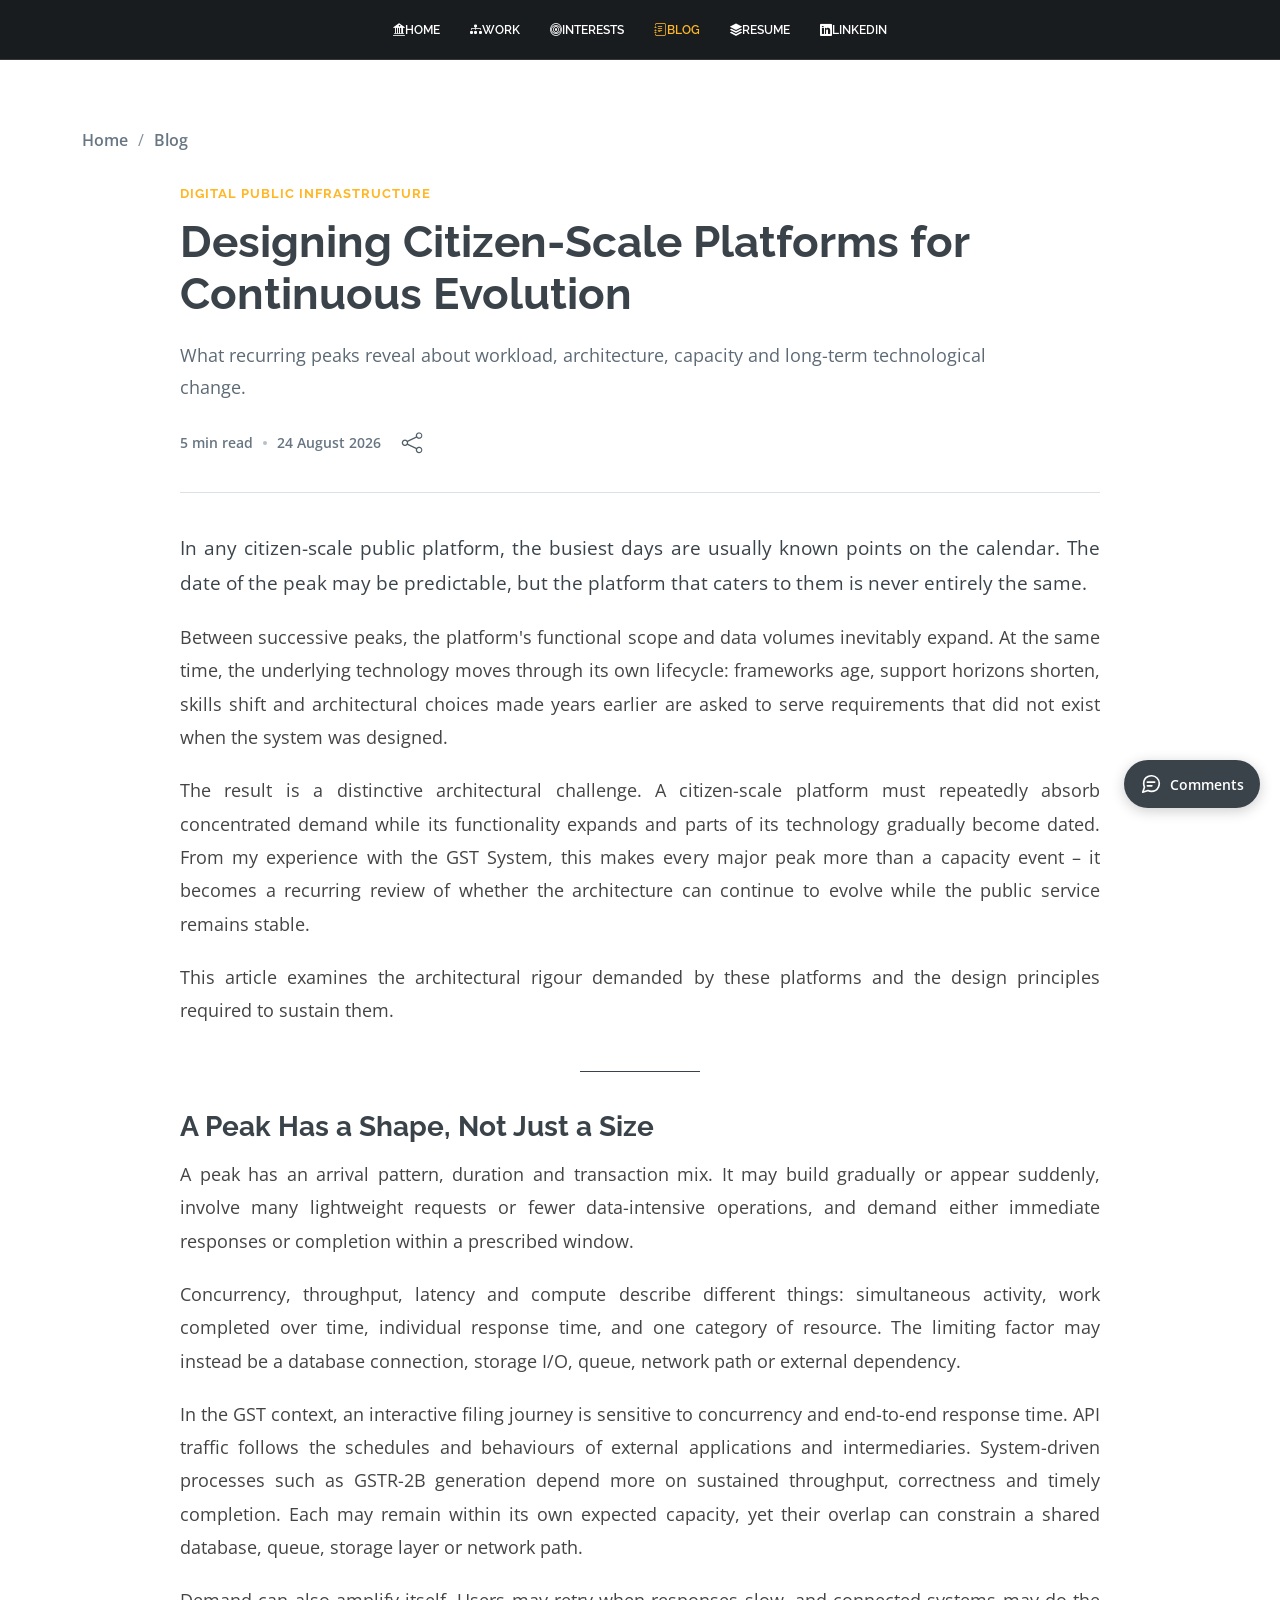
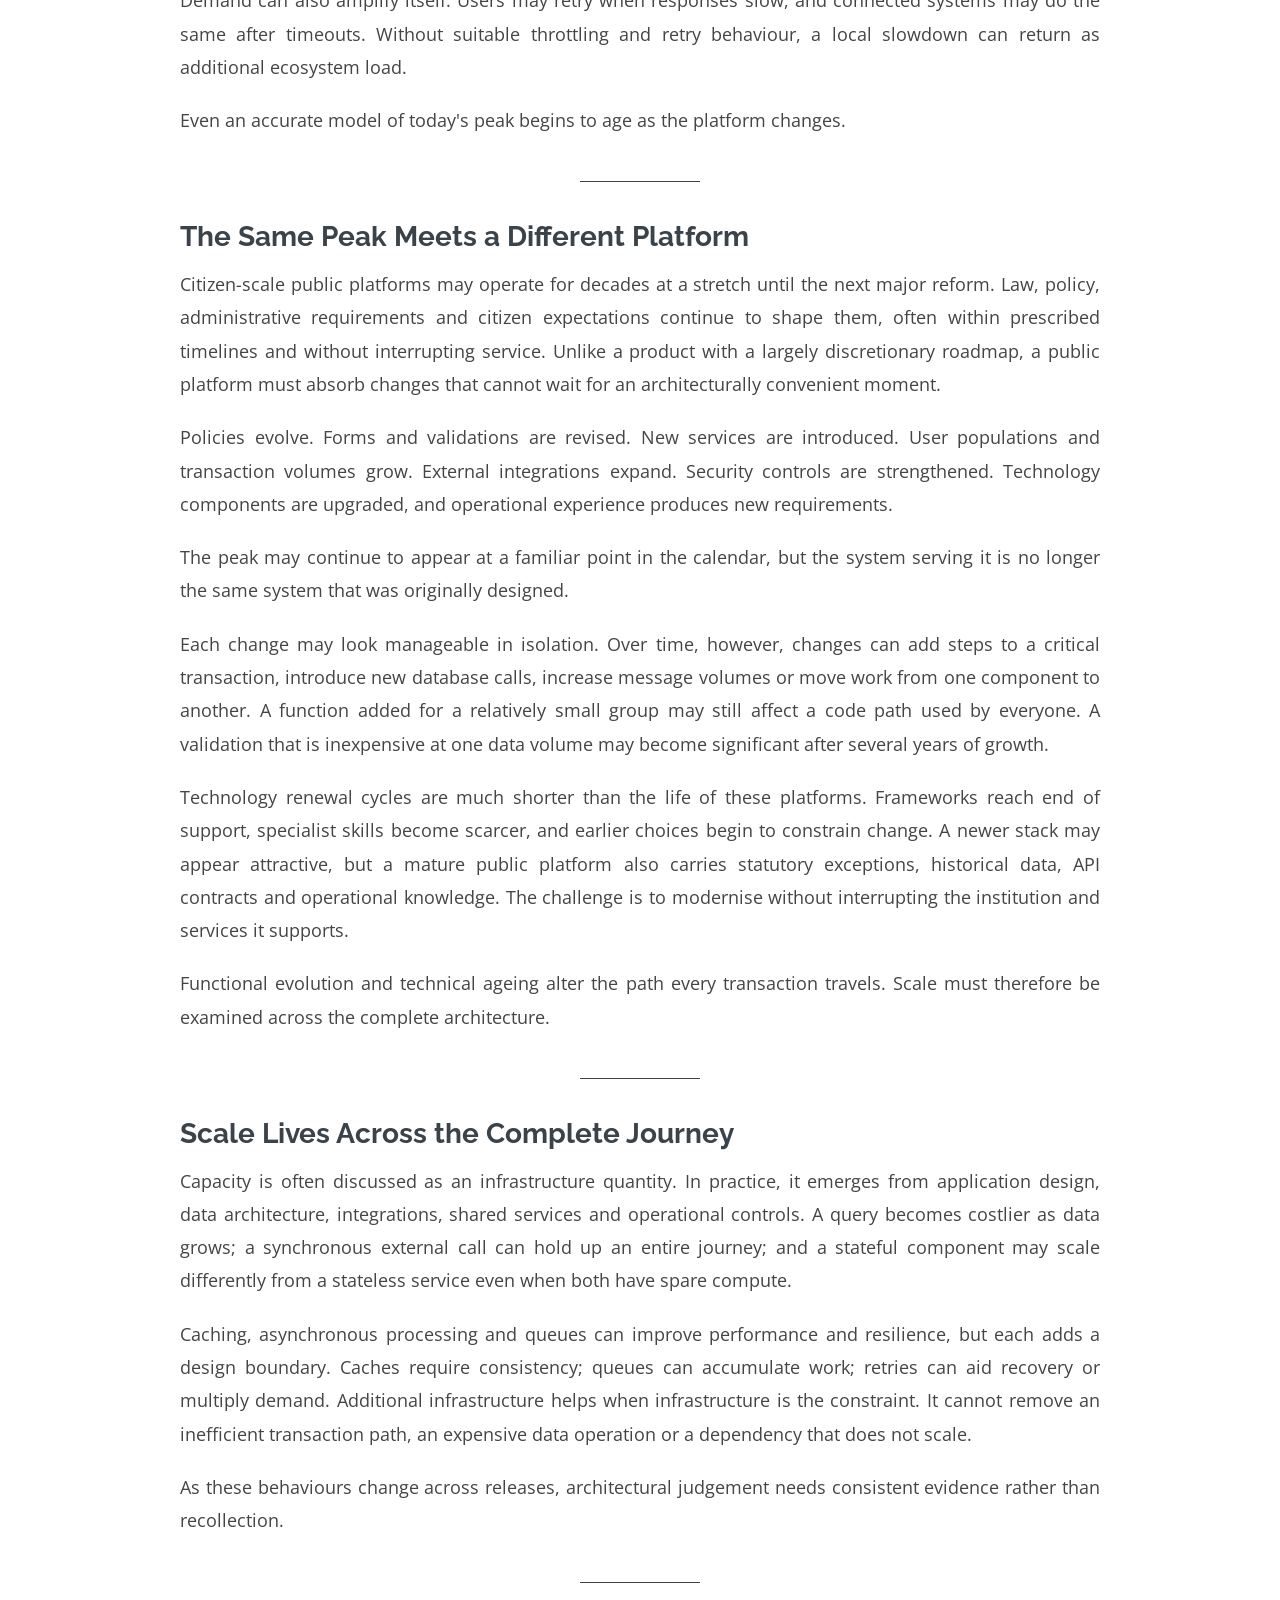
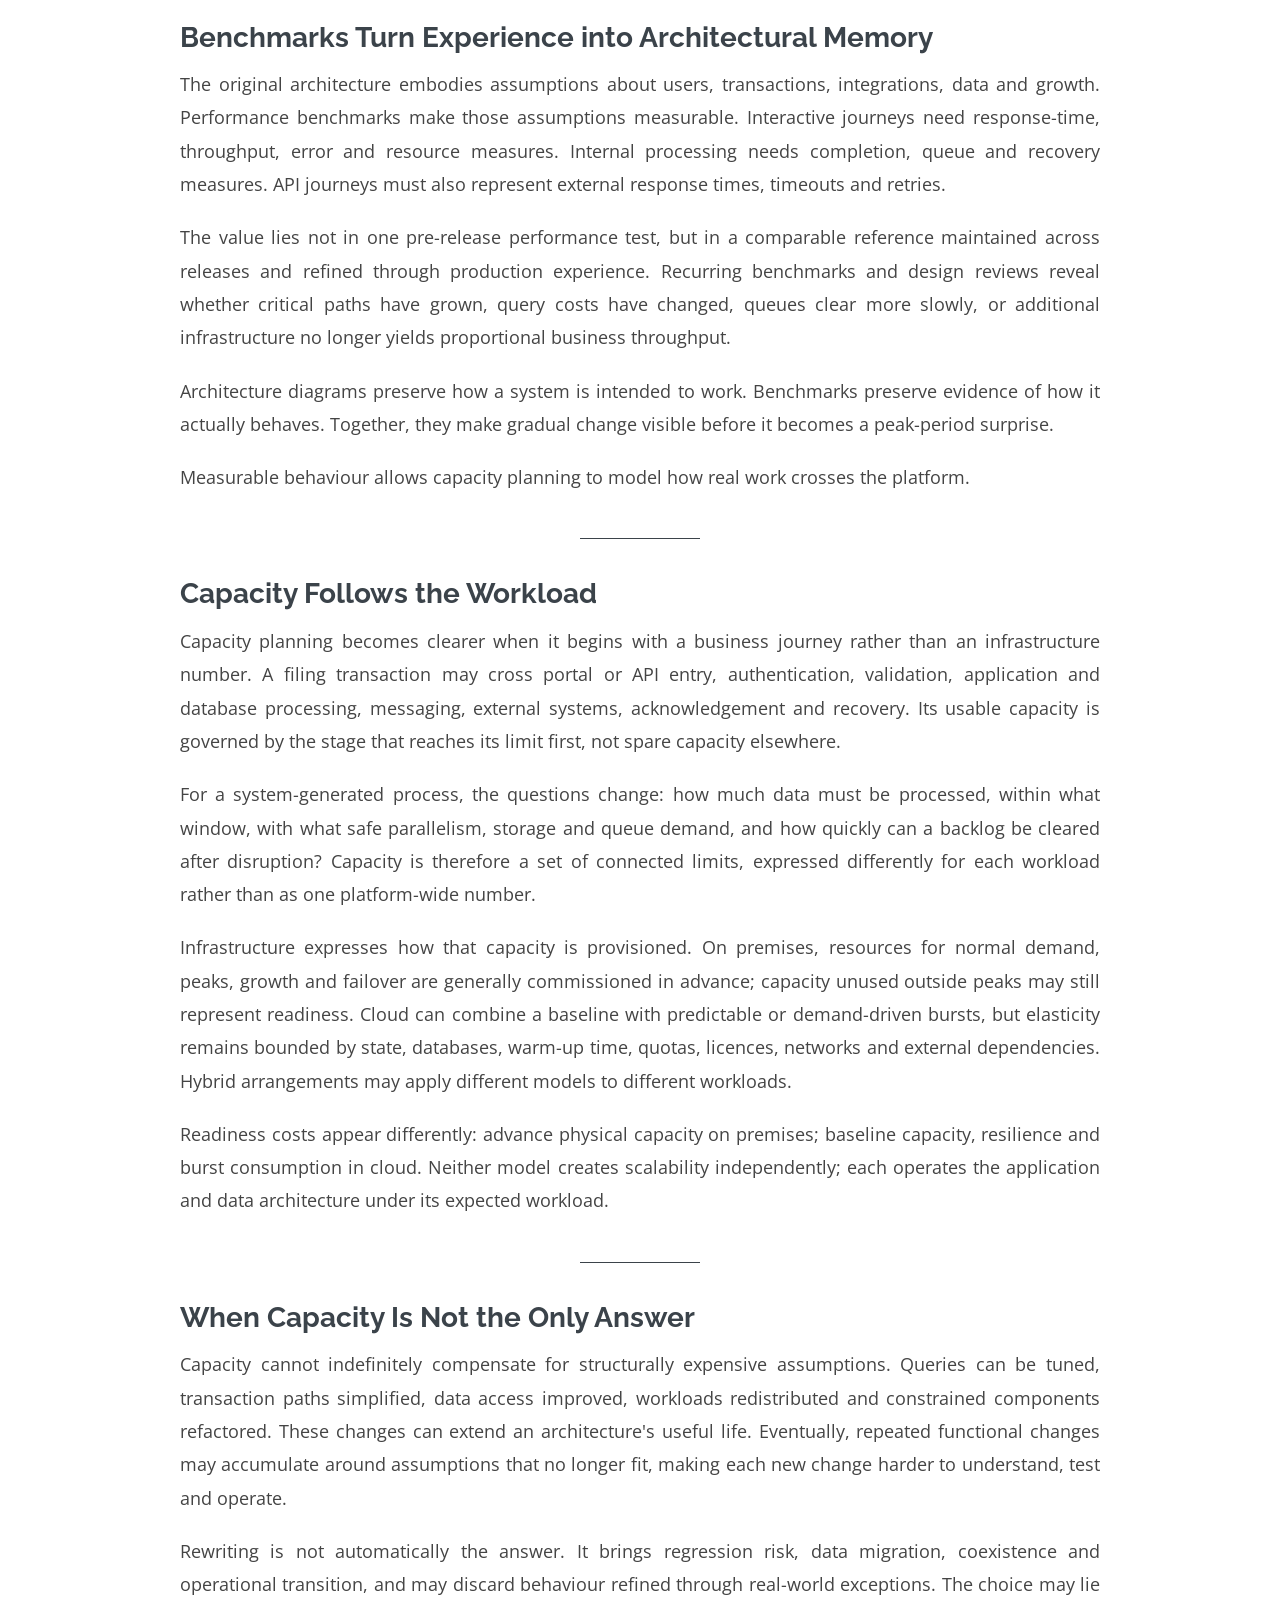
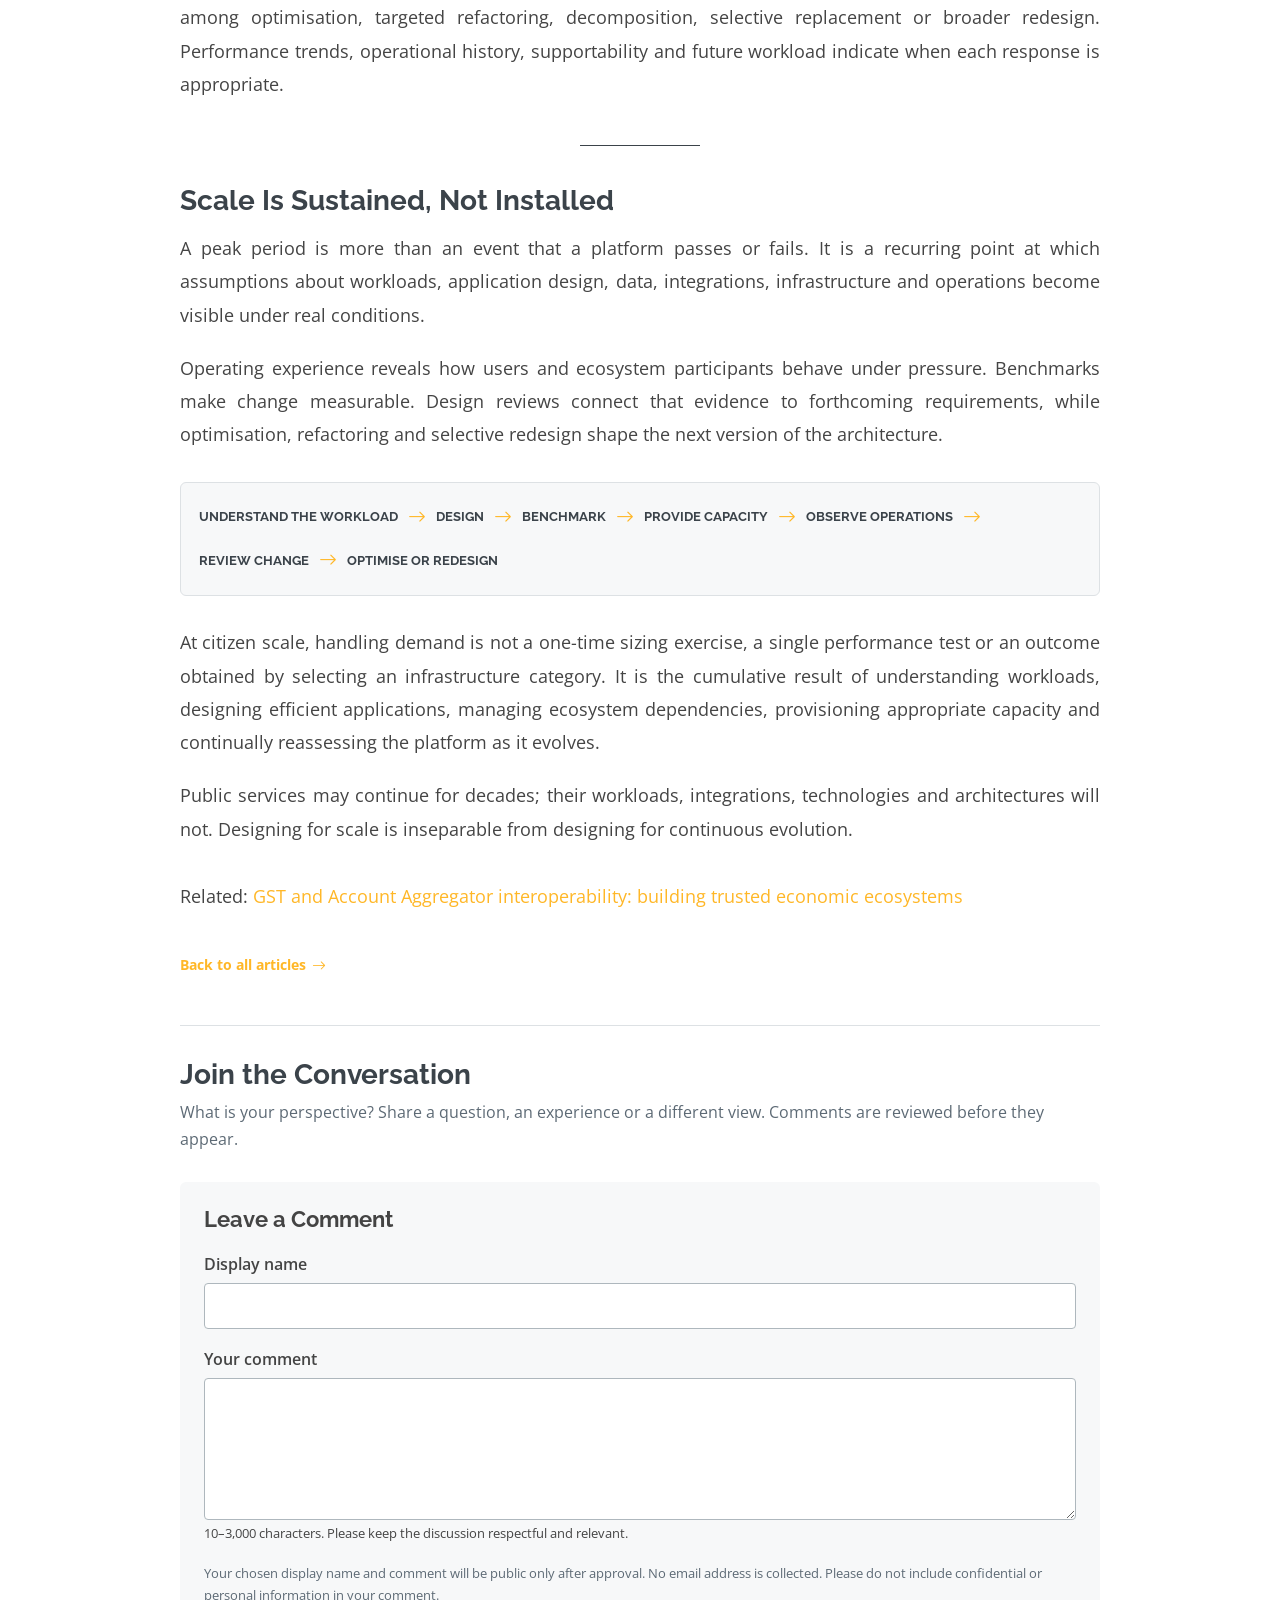
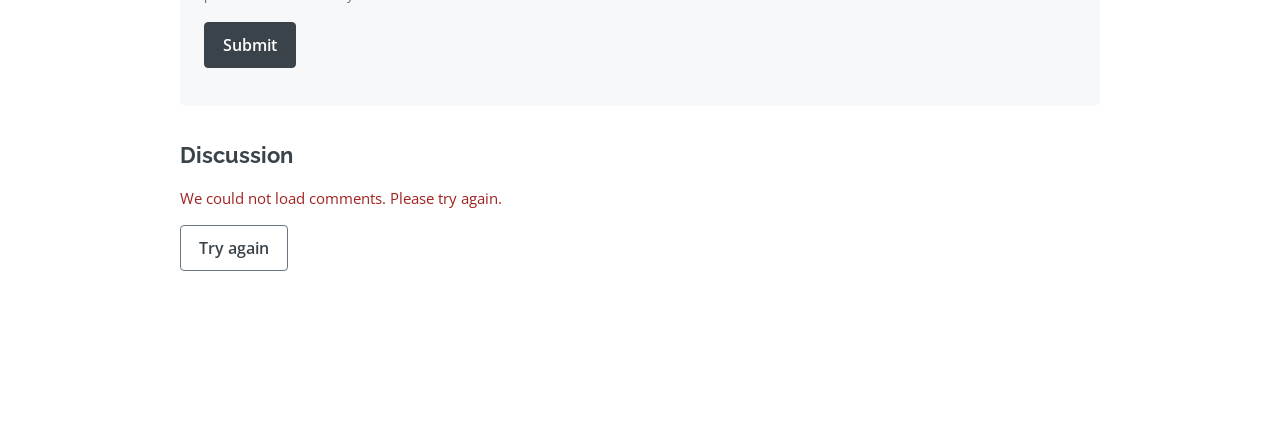
<file: blog/articles/designing-citizen-scale-platforms-for-continuous-evolution.html>
<!DOCTYPE html>
<html lang="en">

<head>
  <!-- Global site tag (gtag.js) - Google Analytics -->
  <script async src="https://www.googletagmanager.com/gtag/js?id=G-HFSNNCBM1D"></script>
  <script>
    window.dataLayer = window.dataLayer || [];
    function gtag(){dataLayer.push(arguments);}
    gtag('js', new Date());

    gtag('config', 'G-HFSNNCBM1D');
  </script>
  <meta charset="utf-8">
  <meta content="width=device-width, initial-scale=1.0" name="viewport">

  <title>Designing Citizen-Scale Platforms for Continuous Evolution | Harsh Agarwal</title>
  <meta name="description" content="What recurring peaks reveal about workload, architecture, capacity and long-term technological change in citizen-scale public platforms.">
  <meta name="keywords" content="citizen-scale platforms, Digital Public Infrastructure, e-governance, GST System, capacity planning, performance benchmarks, public digital platforms, enterprise architecture, platform modernization">
  <meta name="author" content="Harsh Agarwal">
  <meta name="robots" content="index, follow, max-image-preview:large">
  <meta name="theme-color" content="#191c1f">
  <link rel="canonical" href="https://agrharsh.com/blog/articles/designing-citizen-scale-platforms-for-continuous-evolution.html">

  <meta property="og:type" content="article">
  <meta property="og:site_name" content="Harsh Agarwal">
  <meta property="og:locale" content="en_IN">
  <meta property="og:title" content="Designing Citizen-Scale Platforms for Continuous Evolution">
  <meta property="og:description" content="What recurring peaks reveal about workload, architecture, capacity and long-term technological change in citizen-scale public platforms.">
  <meta property="og:url" content="https://agrharsh.com/blog/articles/designing-citizen-scale-platforms-for-continuous-evolution.html">
  <meta property="og:image" content="https://agrharsh.com/assets/img/designing-citizen-scale-platforms-social.jpg">
  <meta property="og:image:secure_url" content="https://agrharsh.com/assets/img/designing-citizen-scale-platforms-social.jpg">
  <meta property="og:image:type" content="image/jpeg">
  <meta property="og:image:width" content="1200">
  <meta property="og:image:height" content="626">
  <meta property="og:image:alt" content="Illustration of a citizen-scale digital public infrastructure platform responding to recurring workload peaks">
  <meta property="article:author" content="Harsh Agarwal">
  <meta property="article:section" content="Digital Public Infrastructure">
  <meta property="article:tag" content="Citizen-Scale Platforms">
  <meta property="article:tag" content="Digital Public Infrastructure">
  <meta property="article:tag" content="Enterprise Architecture">
  <meta property="article:tag" content="Capacity Planning">
  <meta property="article:published_time" content="2026-08-24">
  <meta property="article:modified_time" content="2026-08-24">
  <meta name="twitter:card" content="summary_large_image">
  <meta name="twitter:title" content="Designing Citizen-Scale Platforms for Continuous Evolution">
  <meta name="twitter:description" content="What recurring peaks reveal about workload, architecture, capacity and long-term technological change in citizen-scale public platforms.">
  <meta name="twitter:image" content="https://agrharsh.com/assets/img/designing-citizen-scale-platforms-social.jpg">
  <meta name="twitter:image:alt" content="Illustration of a citizen-scale digital public infrastructure platform responding to recurring workload peaks">
  <meta name="twitter:label1" content="Reading time">
  <meta name="twitter:data1" content="5 min read">

  <link href="../../assets/img/favicon.ico" rel="icon">
  <link href="../../assets/img/apple-touch-icon.png" rel="apple-touch-icon">

  <link rel="preconnect" href="https://fonts.googleapis.com">
  <link rel="preconnect" href="https://fonts.gstatic.com" crossorigin>
  <link href="https://fonts.googleapis.com/css2?family=Open+Sans:wght@400;600;700&amp;family=Raleway:wght@500;600;700&amp;display=swap" rel="stylesheet">

  <link href="../../assets/vendor/bootstrap/css/bootstrap.min.css" rel="stylesheet">
  <link href="../../assets/vendor/bootstrap-icons/bootstrap-icons.css" rel="stylesheet">
  <link href="../../assets/css/style.css?v=20260824-article-width" rel="stylesheet">
  <link href="../../assets/css/home.css?v=11" rel="stylesheet">
  <style>
    .article-lead {
      color: #3b434a;
      font-size: 19px;
    }

    .article-cycle {
      align-items: center;
      background: #f7f8f9;
      border: 1px solid #dde1e4;
      border-radius: 6px;
      display: flex;
      flex-wrap: wrap;
      gap: 10px;
      margin: 30px 0;
      padding: 18px;
    }

    .article-cycle span {
      color: #3b434a;
      font-family: "Raleway", sans-serif;
      font-size: 13px;
      font-weight: 700;
      letter-spacing: 0;
      text-transform: uppercase;
    }

    .article-cycle i {
      color: #ffb727;
      font-size: 18px;
    }

    .article-return {
      margin-top: 34px;
    }

    @media (max-width: 768px) {
      .article-lead {
        font-size: 17px;
      }
    }
  </style>

  <script type="application/ld+json">
    {
      "@context": "https://schema.org",
      "@graph": [
        {
          "@type": "BlogPosting",
          "@id": "https://agrharsh.com/blog/articles/designing-citizen-scale-platforms-for-continuous-evolution.html#article",
          "url": "https://agrharsh.com/blog/articles/designing-citizen-scale-platforms-for-continuous-evolution.html",
          "headline": "Designing Citizen-Scale Platforms for Continuous Evolution",
          "alternativeHeadline": "What recurring peaks reveal about workload, architecture, capacity and long-term technological change",
          "description": "What recurring peaks reveal about workload, architecture, capacity and long-term technological change in citizen-scale public platforms.",
          "datePublished": "2026-08-24",
          "dateModified": "2026-08-24",
          "timeRequired": "PT7M",
          "inLanguage": "en-IN",
          "articleSection": "Digital Public Infrastructure",
          "keywords": [
            "Citizen-Scale Platforms",
            "Digital Public Infrastructure",
            "e-Governance",
            "GST System",
            "Capacity Planning",
            "Performance Benchmarks",
            "Enterprise Architecture"
          ],
          "author": {
            "@type": "Person",
            "@id": "https://agrharsh.com/#person",
            "name": "Harsh Agarwal",
            "url": "https://agrharsh.com/"
          },
          "publisher": {
            "@type": "Person",
            "@id": "https://agrharsh.com/#person",
            "name": "Harsh Agarwal",
            "url": "https://agrharsh.com/"
          },
          "mainEntityOfPage": {
            "@type": "WebPage",
            "@id": "https://agrharsh.com/blog/articles/designing-citizen-scale-platforms-for-continuous-evolution.html"
          },
          "isPartOf": {
            "@id": "https://agrharsh.com/blog/#blog"
          },
          "image": {
            "@type": "ImageObject",
            "url": "https://agrharsh.com/assets/img/designing-citizen-scale-platforms-social.jpg",
            "width": 1200,
            "height": 626,
            "caption": "Citizen-scale digital public infrastructure platform responding to recurring workload peaks"
          }
        },
        {
          "@type": "BreadcrumbList",
          "@id": "https://agrharsh.com/blog/articles/designing-citizen-scale-platforms-for-continuous-evolution.html#breadcrumb",
          "itemListElement": [
            {
              "@type": "ListItem",
              "position": 1,
              "name": "Home",
              "item": "https://agrharsh.com/"
            },
            {
              "@type": "ListItem",
              "position": 2,
              "name": "Blog",
              "item": "https://agrharsh.com/blog/"
            },
            {
              "@type": "ListItem",
              "position": 3,
              "name": "Designing Citizen-Scale Platforms for Continuous Evolution",
              "item": "https://agrharsh.com/blog/articles/designing-citizen-scale-platforms-for-continuous-evolution.html"
            }
          ]
        }
      ]
    }
  </script>
  <link href="../../assets/css/comments.css?v=20261117-3" rel="stylesheet">
</head>

<body class="blog-page article-page hm-home">

  <header id="header" class="sticky-top d-flex justify-content-center align-items-center header-scrolled hm-identity-scrolled">
    <nav id="navbar" class="navbar" aria-label="Primary">
      <div class="hm-header-identity">
        <strong>Harsh Agarwal</strong>
        <span>Vice President &ndash; Technology at GSTN</span>
      </div>
      <button class="hm-menu-toggle" type="button" aria-label="Navigation menu" aria-controls="hm-menu-links" aria-expanded="false">
        <span class="bi bi-list" aria-hidden="true"></span>
      </button>
      <ul id="hm-menu-links">
        <li><a class="bi bi-bank2 nav-link" title="Home" href="../../">Home</a></li>
        <li><a class="bi bi-diagram-3-fill nav-link" title="Selected work" href="../../#work">Work</a></li>
        <li><a class="bi bi-bullseye nav-link" title="Areas of interest" href="../../#interests">Interests</a></li>
        <li><a class="bi bi-journal-text nav-link active" title="Articles" href="../../blog/">Blog</a></li>
        <li><a class="bi bi-stack nav-link" title="Full resume" href="../../resume/">Resume</a></li>
        <li><a class="bi bi-linkedin nav-link" title="LinkedIn Profile" href="https://www.linkedin.com/in/agrharsh" target="_blank" rel="noopener noreferrer">LinkedIn</a></li>
      </ul>
    </nav>
  </header>

  <main id="main">
    <article class="blog-article">
      <div class="container">
        <nav class="blog-breadcrumb" aria-label="Breadcrumb">
          <a href="../../">Home</a>
          <span>/</span>
          <a href="../">Blog</a>
        </nav>

        <header class="article-header">
          <p class="blog-eyebrow">Digital Public Infrastructure</p>
          <h1>Designing Citizen-Scale Platforms for Continuous Evolution</h1>
          <p class="article-summary">What recurring peaks reveal about workload, architecture, capacity and long-term technological change.</p>
          <div class="article-meta-bar">
            <div class="article-meta-line">
              <span>5 min read</span>
              <time datetime="2026-08-24">24 August 2026</time>
            </div>
            <div class="article-share" aria-label="Share this article">
              <button class="article-share-toggle" type="button" data-share-toggle aria-expanded="false" aria-controls="article-share-menu" title="Share">
                <i class="bi bi-share" aria-hidden="true"></i>
                <span class="visually-hidden">Share</span>
              </button>
              <div class="article-share-menu" id="article-share-menu" role="menu" aria-label="Share options">
                <button class="article-share-menu-item" type="button" role="menuitem" data-copy-link data-share-url="https://agrharsh.com/blog/articles/designing-citizen-scale-platforms-for-continuous-evolution.html">
                  <i class="bi bi-link-45deg" aria-hidden="true"></i>
                  <span>Copy link</span>
                </button>
                <a class="article-share-menu-item" role="menuitem" href="https://wa.me/?text=Designing%20Citizen-Scale%20Platforms%20for%20Continuous%20Evolution%20-%20https%3A%2F%2Fagrharsh.com%2Fblog%2Farticles%2Fdesigning-citizen-scale-platforms-for-continuous-evolution.html" target="_blank" rel="noopener noreferrer">
                  <i class="bi bi-whatsapp" aria-hidden="true"></i>
                  <span>WhatsApp</span>
                </a>
                <a class="article-share-menu-item" role="menuitem" href="https://www.linkedin.com/sharing/share-offsite/?url=https%3A%2F%2Fagrharsh.com%2Fblog%2Farticles%2Fdesigning-citizen-scale-platforms-for-continuous-evolution.html" target="_blank" rel="noopener noreferrer">
                  <i class="bi bi-linkedin" aria-hidden="true"></i>
                  <span>LinkedIn</span>
                </a>
                <a class="article-share-menu-item" role="menuitem" href="mailto:?subject=Designing%20Citizen-Scale%20Platforms%20for%20Continuous%20Evolution&body=Sharing%20this%20article%3A%20https%3A%2F%2Fagrharsh.com%2Fblog%2Farticles%2Fdesigning-citizen-scale-platforms-for-continuous-evolution.html">
                  <i class="bi bi-envelope" aria-hidden="true"></i>
                  <span>Email</span>
                </a>
                <button class="article-share-menu-item" type="button" role="menuitem" data-native-share data-share-title="Designing Citizen-Scale Platforms for Continuous Evolution" data-share-url="https://agrharsh.com/blog/articles/designing-citizen-scale-platforms-for-continuous-evolution.html">
                  <i class="bi bi-box-arrow-up" aria-hidden="true"></i>
                  <span>More apps</span>
                </button>
                <span class="article-share-status" aria-live="polite"></span>
              </div>
            </div>
          </div>
        </header>

        <div class="article-content">
          <p class="article-lead">In any citizen-scale public platform, the busiest days are usually known points on the calendar. The date of the peak may be predictable, but the platform that caters to them is never entirely the same.</p>

          <p>Between successive peaks, the platform's functional scope and data volumes inevitably expand. At the same time, the underlying technology moves through its own lifecycle: frameworks age, support horizons shorten, skills shift and architectural choices made years earlier are asked to serve requirements that did not exist when the system was designed.</p>

          <p>The result is a distinctive architectural challenge. A citizen-scale platform must repeatedly absorb concentrated demand while its functionality expands and parts of its technology gradually become dated. From my experience with the GST System, this makes every major peak more than a capacity event &ndash; it becomes a recurring review of whether the architecture can continue to evolve while the public service remains stable.</p>

          <p>This article examines the architectural rigour demanded by these platforms and the design principles required to sustain them.</p>

          <hr class="article-section-divider">

          <h2>A Peak Has a Shape, Not Just a Size</h2>
          <p>A peak has an arrival pattern, duration and transaction mix. It may build gradually or appear suddenly, involve many lightweight requests or fewer data-intensive operations, and demand either immediate responses or completion within a prescribed window.</p>

          <p>Concurrency, throughput, latency and compute describe different things: simultaneous activity, work completed over time, individual response time, and one category of resource. The limiting factor may instead be a database connection, storage I/O, queue, network path or external dependency.</p>

          <p>In the GST context, an interactive filing journey is sensitive to concurrency and end-to-end response time. API traffic follows the schedules and behaviours of external applications and intermediaries. System-driven processes such as GSTR-2B generation depend more on sustained throughput, correctness and timely completion. Each may remain within its own expected capacity, yet their overlap can constrain a shared database, queue, storage layer or network path.</p>

          <p>Demand can also amplify itself. Users may retry when responses slow, and connected systems may do the same after timeouts. Without suitable throttling and retry behaviour, a local slowdown can return as additional ecosystem load.</p>

          <p>Even an accurate model of today's peak begins to age as the platform changes.</p>

          <hr class="article-section-divider">

          <h2>The Same Peak Meets a Different Platform</h2>
          <p>Citizen-scale public platforms may operate for decades at a stretch until the next major reform. Law, policy, administrative requirements and citizen expectations continue to shape them, often within prescribed timelines and without interrupting service. Unlike a product with a largely discretionary roadmap, a public platform must absorb changes that cannot wait for an architecturally convenient moment.</p>

          <p>Policies evolve. Forms and validations are revised. New services are introduced. User populations and transaction volumes grow. External integrations expand. Security controls are strengthened. Technology components are upgraded, and operational experience produces new requirements.</p>

          <p>The peak may continue to appear at a familiar point in the calendar, but the system serving it is no longer the same system that was originally designed.</p>

          <p>Each change may look manageable in isolation. Over time, however, changes can add steps to a critical transaction, introduce new database calls, increase message volumes or move work from one component to another. A function added for a relatively small group may still affect a code path used by everyone. A validation that is inexpensive at one data volume may become significant after several years of growth.</p>

          <p>Technology renewal cycles are much shorter than the life of these platforms. Frameworks reach end of support, specialist skills become scarcer, and earlier choices begin to constrain change. A newer stack may appear attractive, but a mature public platform also carries statutory exceptions, historical data, API contracts and operational knowledge. The challenge is to modernise without interrupting the institution and services it supports.</p>

          <p>Functional evolution and technical ageing alter the path every transaction travels. Scale must therefore be examined across the complete architecture.</p>

          <hr class="article-section-divider">

          <h2>Scale Lives Across the Complete Journey</h2>
          <p>Capacity is often discussed as an infrastructure quantity. In practice, it emerges from application design, data architecture, integrations, shared services and operational controls. A query becomes costlier as data grows; a synchronous external call can hold up an entire journey; and a stateful component may scale differently from a stateless service even when both have spare compute.</p>

          <p>Caching, asynchronous processing and queues can improve performance and resilience, but each adds a design boundary. Caches require consistency; queues can accumulate work; retries can aid recovery or multiply demand. Additional infrastructure helps when infrastructure is the constraint. It cannot remove an inefficient transaction path, an expensive data operation or a dependency that does not scale.</p>

          <p>As these behaviours change across releases, architectural judgement needs consistent evidence rather than recollection.</p>

          <hr class="article-section-divider">

          <h2>Benchmarks Turn Experience into Architectural Memory</h2>
          <p>The original architecture embodies assumptions about users, transactions, integrations, data and growth. Performance benchmarks make those assumptions measurable. Interactive journeys need response-time, throughput, error and resource measures. Internal processing needs completion, queue and recovery measures. API journeys must also represent external response times, timeouts and retries.</p>

          <p>The value lies not in one pre-release performance test, but in a comparable reference maintained across releases and refined through production experience. Recurring benchmarks and design reviews reveal whether critical paths have grown, query costs have changed, queues clear more slowly, or additional infrastructure no longer yields proportional business throughput.</p>

          <p>Architecture diagrams preserve how a system is intended to work. Benchmarks preserve evidence of how it actually behaves. Together, they make gradual change visible before it becomes a peak-period surprise.</p>

          <p>Measurable behaviour allows capacity planning to model how real work crosses the platform.</p>

          <hr class="article-section-divider">

          <h2>Capacity Follows the Workload</h2>
          <p>Capacity planning becomes clearer when it begins with a business journey rather than an infrastructure number. A filing transaction may cross portal or API entry, authentication, validation, application and database processing, messaging, external systems, acknowledgement and recovery. Its usable capacity is governed by the stage that reaches its limit first, not spare capacity elsewhere.</p>

          <p>For a system-generated process, the questions change: how much data must be processed, within what window, with what safe parallelism, storage and queue demand, and how quickly can a backlog be cleared after disruption? Capacity is therefore a set of connected limits, expressed differently for each workload rather than as one platform-wide number.</p>

          <p>Infrastructure expresses how that capacity is provisioned. On premises, resources for normal demand, peaks, growth and failover are generally commissioned in advance; capacity unused outside peaks may still represent readiness. Cloud can combine a baseline with predictable or demand-driven bursts, but elasticity remains bounded by state, databases, warm-up time, quotas, licences, networks and external dependencies. Hybrid arrangements may apply different models to different workloads.</p>

          <p>Readiness costs appear differently: advance physical capacity on premises; baseline capacity, resilience and burst consumption in cloud. Neither model creates scalability independently; each operates the application and data architecture under its expected workload.</p>

          <hr class="article-section-divider">

          <h2>When Capacity Is Not the Only Answer</h2>
          <p>Capacity cannot indefinitely compensate for structurally expensive assumptions. Queries can be tuned, transaction paths simplified, data access improved, workloads redistributed and constrained components refactored. These changes can extend an architecture's useful life. Eventually, repeated functional changes may accumulate around assumptions that no longer fit, making each new change harder to understand, test and operate.</p>

          <p>Rewriting is not automatically the answer. It brings regression risk, data migration, coexistence and operational transition, and may discard behaviour refined through real-world exceptions. The choice may lie among optimisation, targeted refactoring, decomposition, selective replacement or broader redesign. Performance trends, operational history, supportability and future workload indicate when each response is appropriate.</p>

          <hr class="article-section-divider">

          <h2>Scale Is Sustained, Not Installed</h2>
          <p>A peak period is more than an event that a platform passes or fails. It is a recurring point at which assumptions about workloads, application design, data, integrations, infrastructure and operations become visible under real conditions.</p>

          <p>Operating experience reveals how users and ecosystem participants behave under pressure. Benchmarks make change measurable. Design reviews connect that evidence to forthcoming requirements, while optimisation, refactoring and selective redesign shape the next version of the architecture.</p>

          <div class="article-cycle" aria-label="Architecture evolution loop">
            <span>Understand the workload</span>
            <i class="bi bi-arrow-right" aria-hidden="true"></i>
            <span>Design</span>
            <i class="bi bi-arrow-right" aria-hidden="true"></i>
            <span>Benchmark</span>
            <i class="bi bi-arrow-right" aria-hidden="true"></i>
            <span>Provide capacity</span>
            <i class="bi bi-arrow-right" aria-hidden="true"></i>
            <span>Observe operations</span>
            <i class="bi bi-arrow-right" aria-hidden="true"></i>
            <span>Review change</span>
            <i class="bi bi-arrow-right" aria-hidden="true"></i>
            <span>Optimise or redesign</span>
          </div>

          <p>At citizen scale, handling demand is not a one-time sizing exercise, a single performance test or an outcome obtained by selecting an infrastructure category. It is the cumulative result of understanding workloads, designing efficient applications, managing ecosystem dependencies, provisioning appropriate capacity and continually reassessing the platform as it evolves.</p>

          <p>
            Public services may continue for decades; their workloads, integrations, technologies and architectures will not. Designing for scale is inseparable from designing for continuous evolution.
          </p>

          <p class="article-return">Related: <a href="from-information-interoperability-to-trusted-economic-ecosystem.html">GST and Account Aggregator interoperability: building trusted economic ecosystems</a></p>

          <p class="article-return"><a class="blog-read-more" href="../">Back to all articles <i class="bi bi-arrow-right"></i></a></p>
        </div>
        <section id="comments" class="article-comments" data-blog-comments aria-labelledby="comments-heading">
          <h2 id="comments-heading">Join the Conversation</h2>
          <p class="comment-intro">What is your perspective? Share a question, an experience or a different view. Comments are reviewed before they appear.</p>
          <form class="comment-form">
            <h3>Leave a Comment</h3>
            <div class="comment-fields">
              <div class="comment-field">
                <label for="comment-name">Display name</label>
                <input id="comment-name" name="name" type="text" autocomplete="nickname" minlength="2" maxlength="80" required>
              </div>

            </div>
            <div class="comment-field">
              <label for="comment-body">Your comment</label>
              <textarea id="comment-body" name="comment" minlength="10" maxlength="3000" rows="5" aria-describedby="comment-policy" required></textarea>
              <small>10–3,000 characters. Please keep the discussion respectful and relevant.</small>
            </div>
            <div class="comment-trap" aria-hidden="true">
              <label for="comment-website">Leave this field empty</label>
              <input id="comment-website" name="website" type="text" tabindex="-1" autocomplete="off">
            </div>
            <p id="comment-policy" class="comment-privacy">Your chosen display name and comment will be public only after approval. No email address is collected. Please do not include confidential or personal information in your comment.</p>
            <button class="comment-submit" type="submit">Submit</button>
            <p class="comment-form-status" data-comment-form-status role="status" aria-live="polite"></p>
          </form>
          <h3 class="comment-discussion-heading">Discussion</h3>
          <p class="comment-list-status" data-comment-list-status role="status" aria-live="polite">Loading comments…</p>
          <div data-comment-list aria-label="Reader comments"></div>
          <button class="comment-secondary" type="button" data-comment-retry hidden>Try again</button>
          <button class="comment-secondary" type="button" data-comment-more hidden>Load more comments</button>
          <noscript><p>Please enable JavaScript to read or leave comments. You can also <a href="https://www.linkedin.com/in/agrharsh" rel="noopener noreferrer">message Harsh on LinkedIn</a>.</p></noscript>
        </section>

      </div>
    </article>
  </main>

  <a class="comments-float" href="#comments" aria-label="Go to comments" title="Go to comments">
    <svg width="22" height="22" viewBox="0 0 24 24" fill="none" stroke="currentColor" stroke-width="1.8" stroke-linecap="round" stroke-linejoin="round" aria-hidden="true"><path d="M21 11.5a8.4 8.4 0 0 1-.9 3.8 8.5 8.5 0 0 1-7.6 4.7 8.4 8.4 0 0 1-3.8-.9L3 21l1.9-5.7a8.4 8.4 0 0 1-.9-3.8 8.5 8.5 0 0 1 4.7-7.6 8.4 8.4 0 0 1 3.8-.9h.5a8.5 8.5 0 0 1 8 8v.5Z"/><path d="M8 10h8M8 14h5"/></svg>
    <span>Comments</span>
  </a>


  <a href="#" class="back-to-top d-flex align-items-center justify-content-center"><i class="bi bi-arrow-up-short"></i></a>

  <script src="../../assets/vendor/bootstrap/js/bootstrap.bundle.min.js"></script>
  <script src="../../assets/js/main.js?v=4-share-menu"></script>
  <script src="../../assets/js/comments-config.js?v=20261117"></script>
  <script src="../../assets/js/comments.js?v=20261117-2" defer></script>
</body>

</html>
</file>
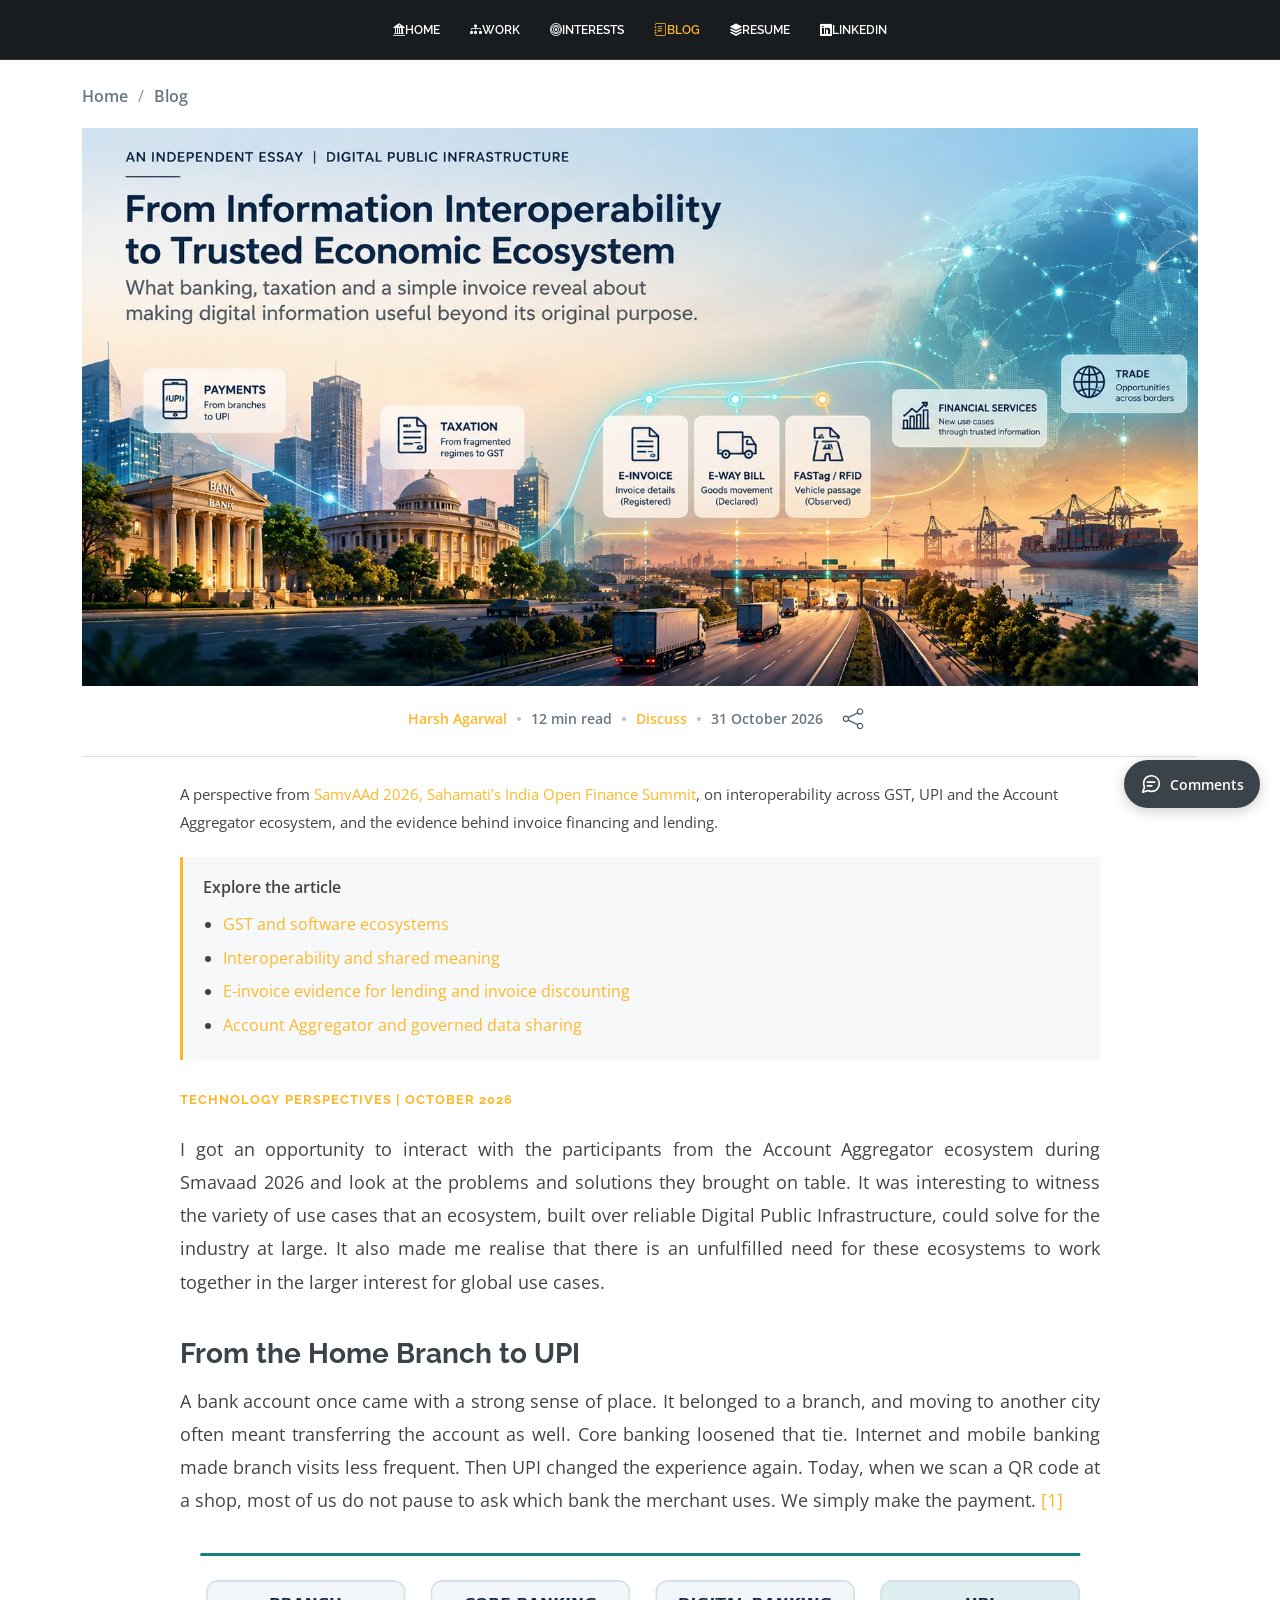
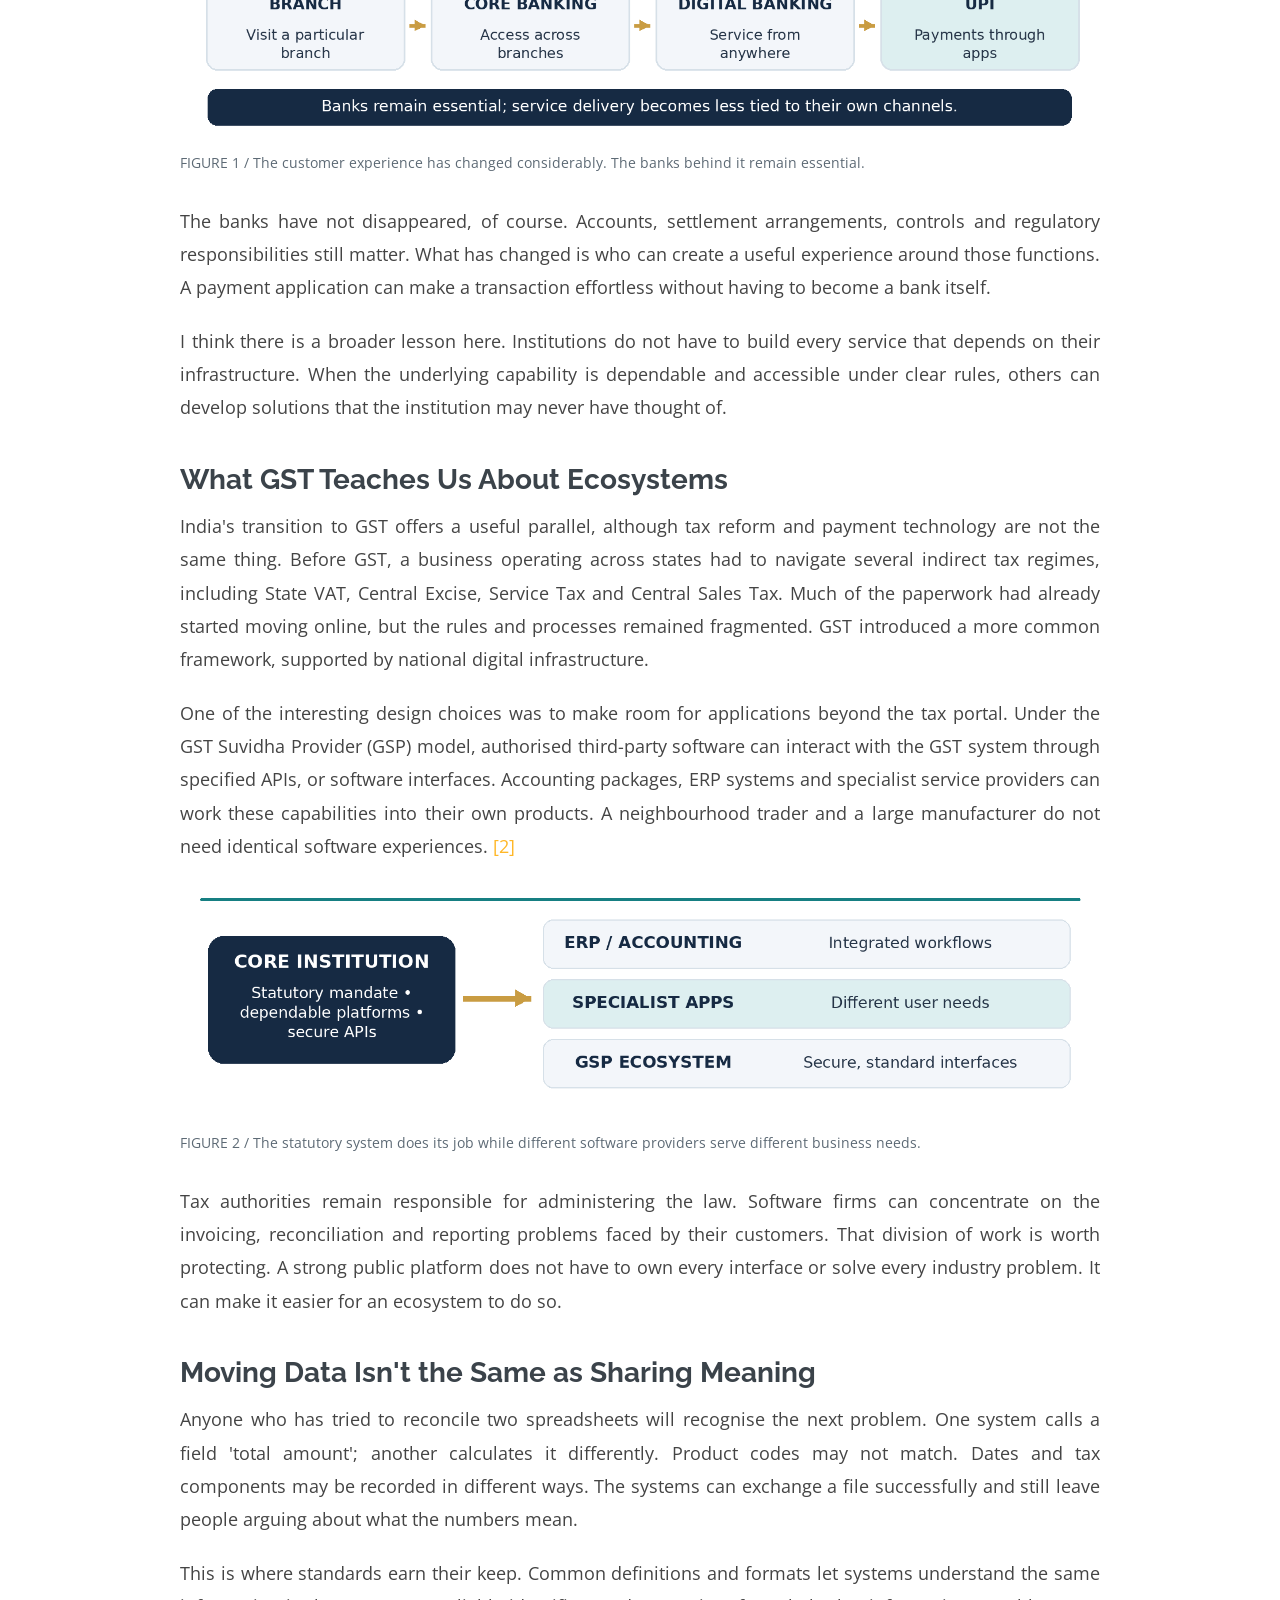
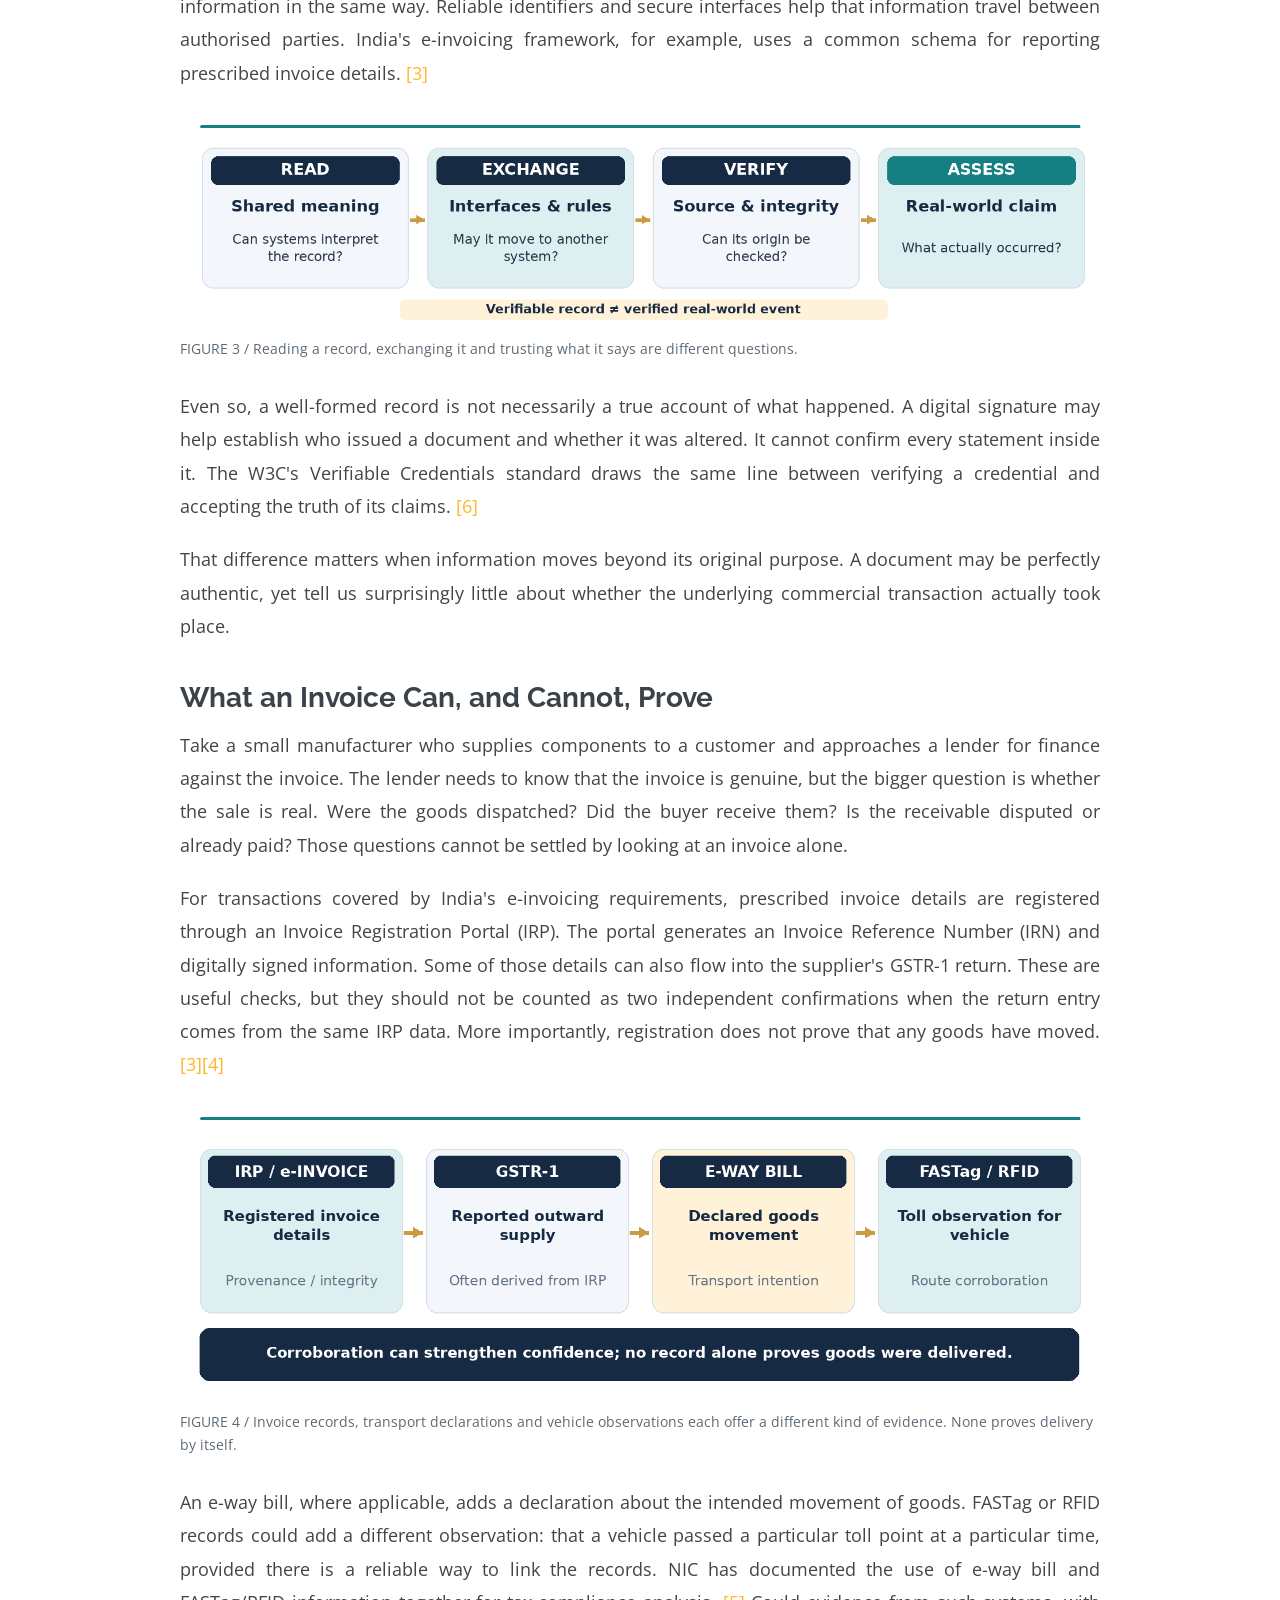
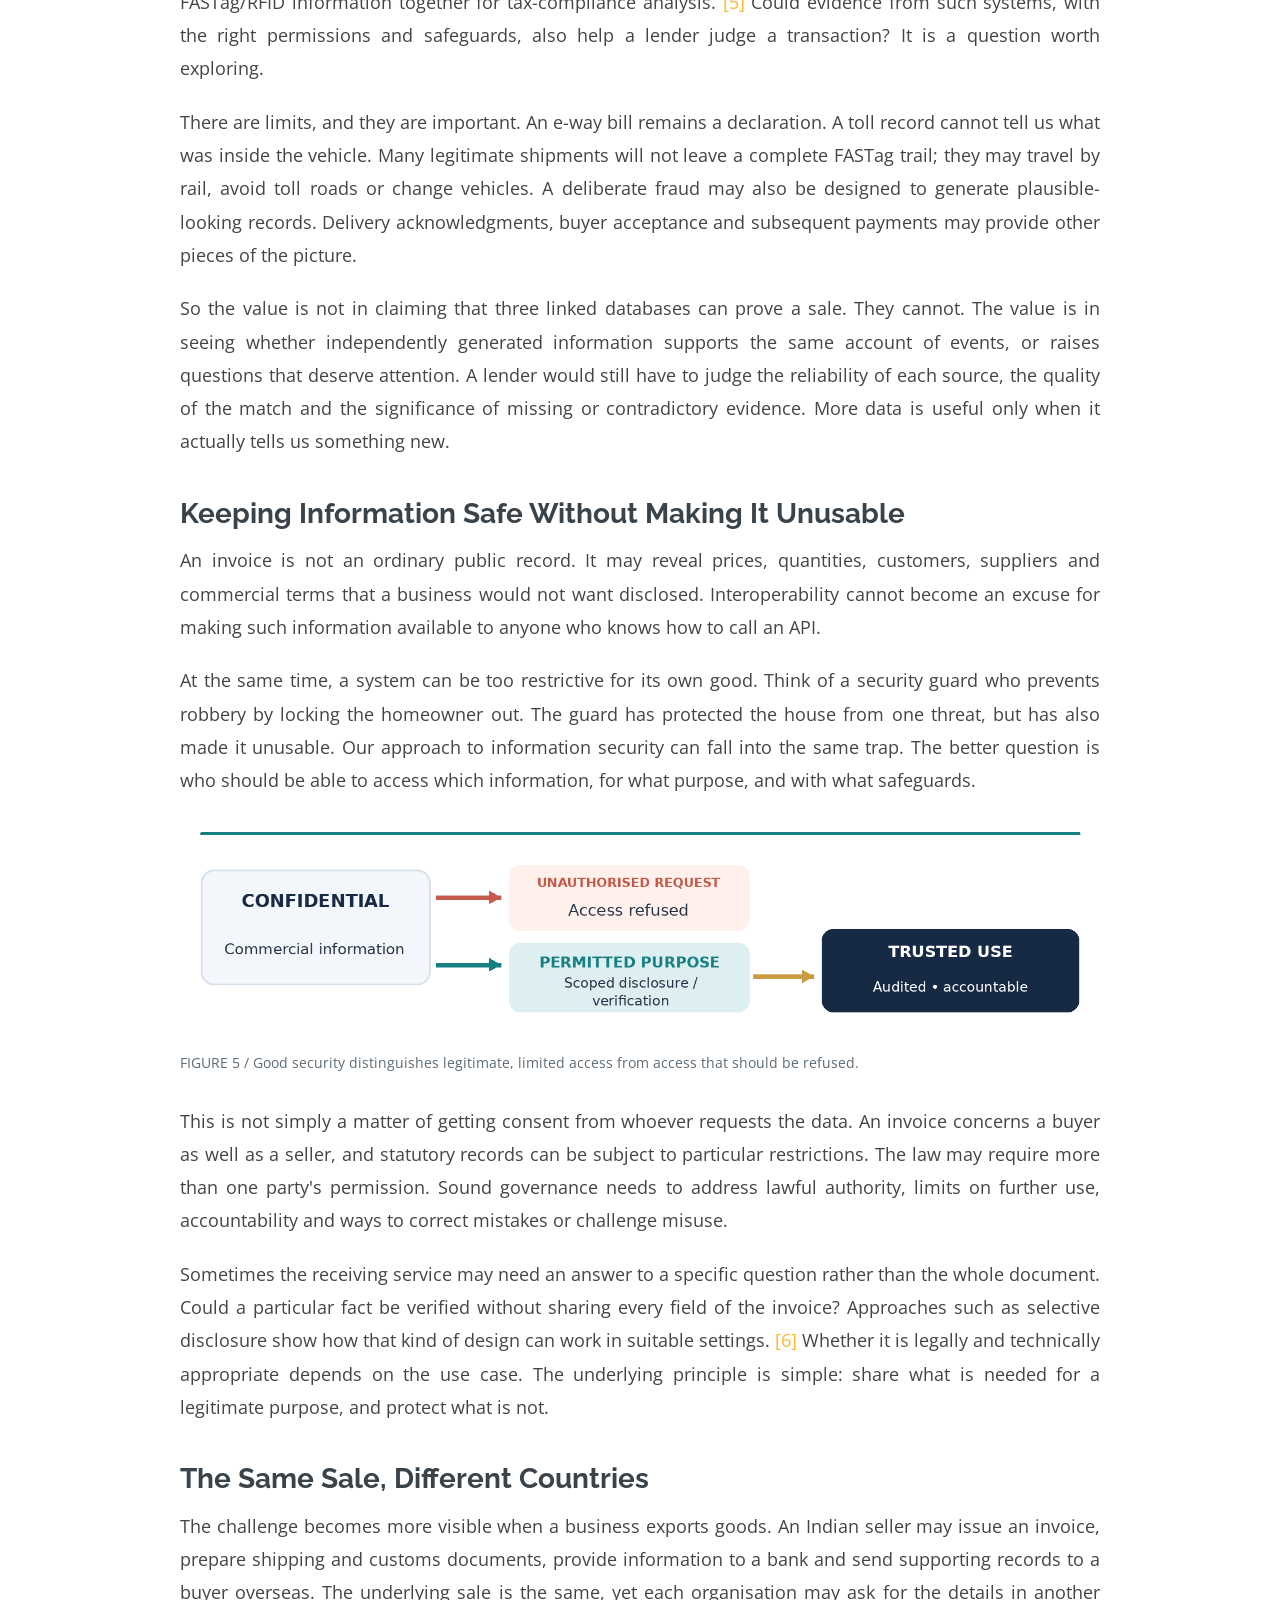
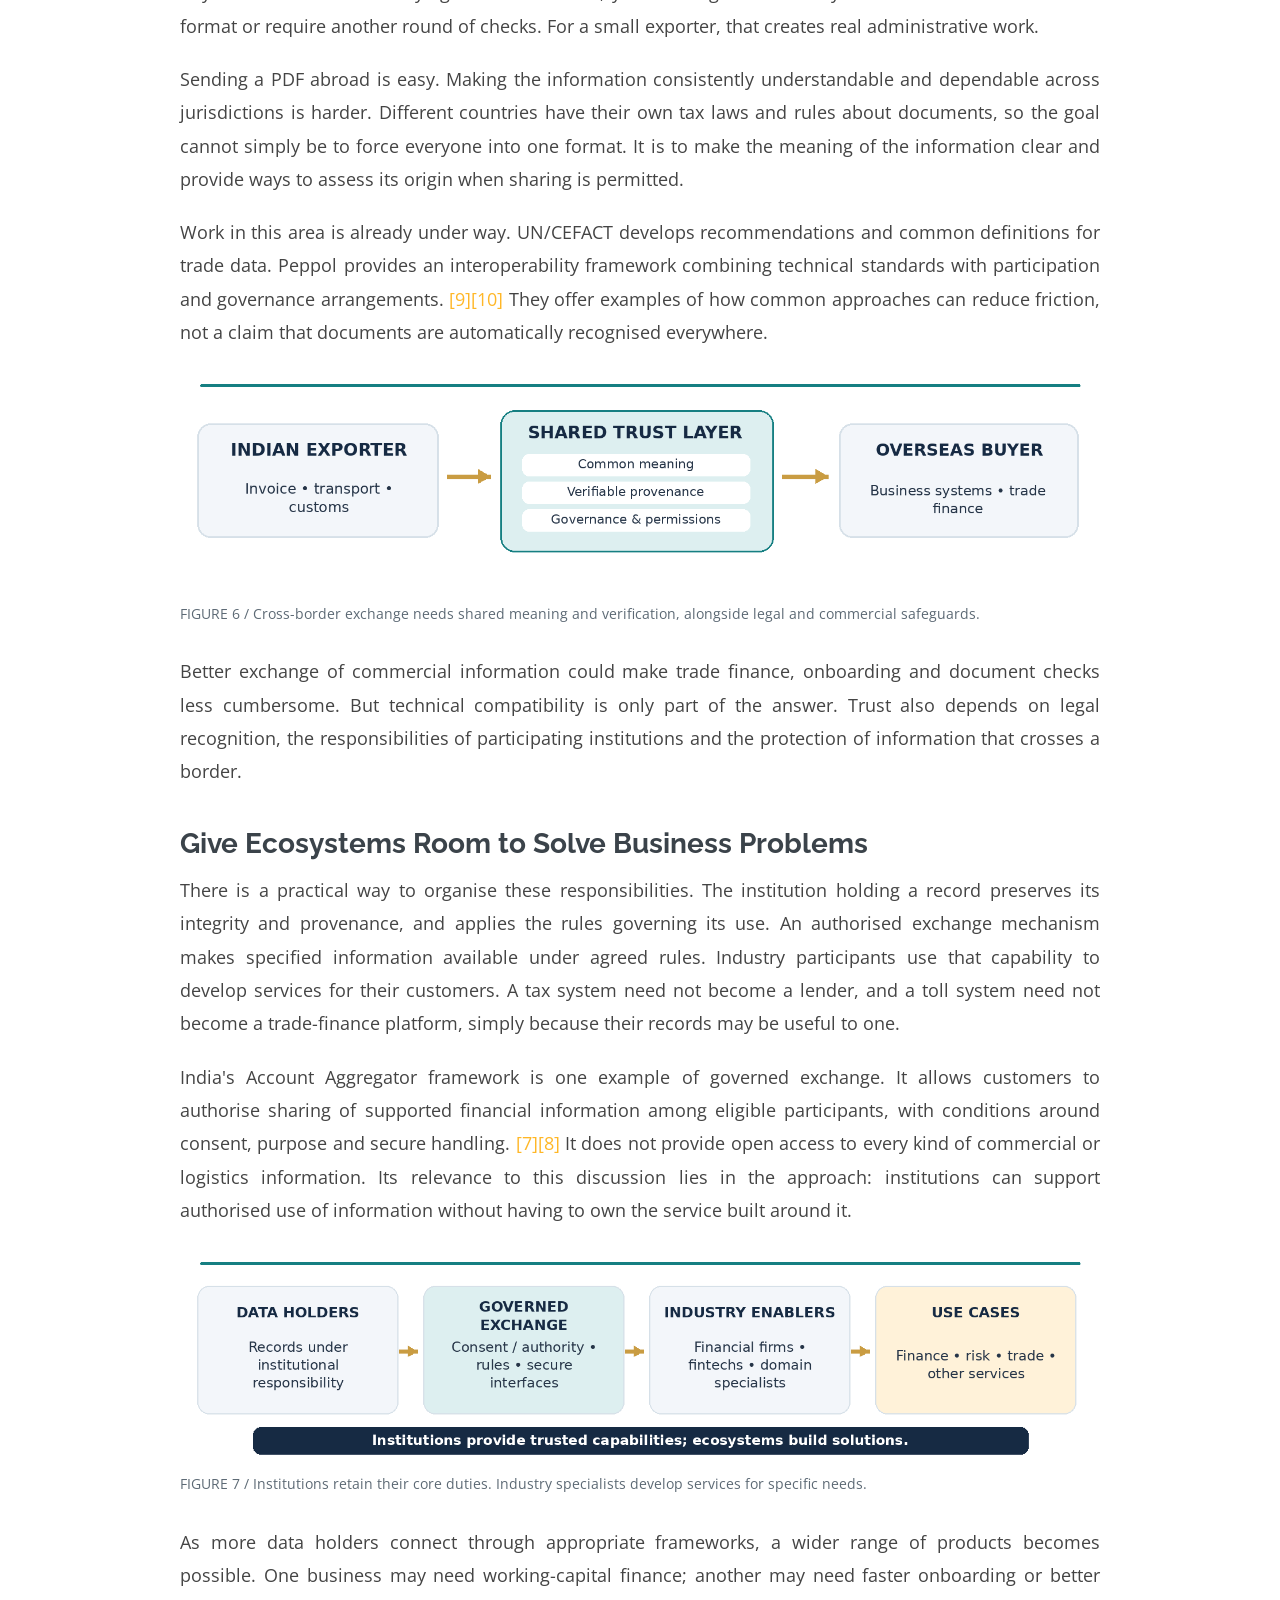
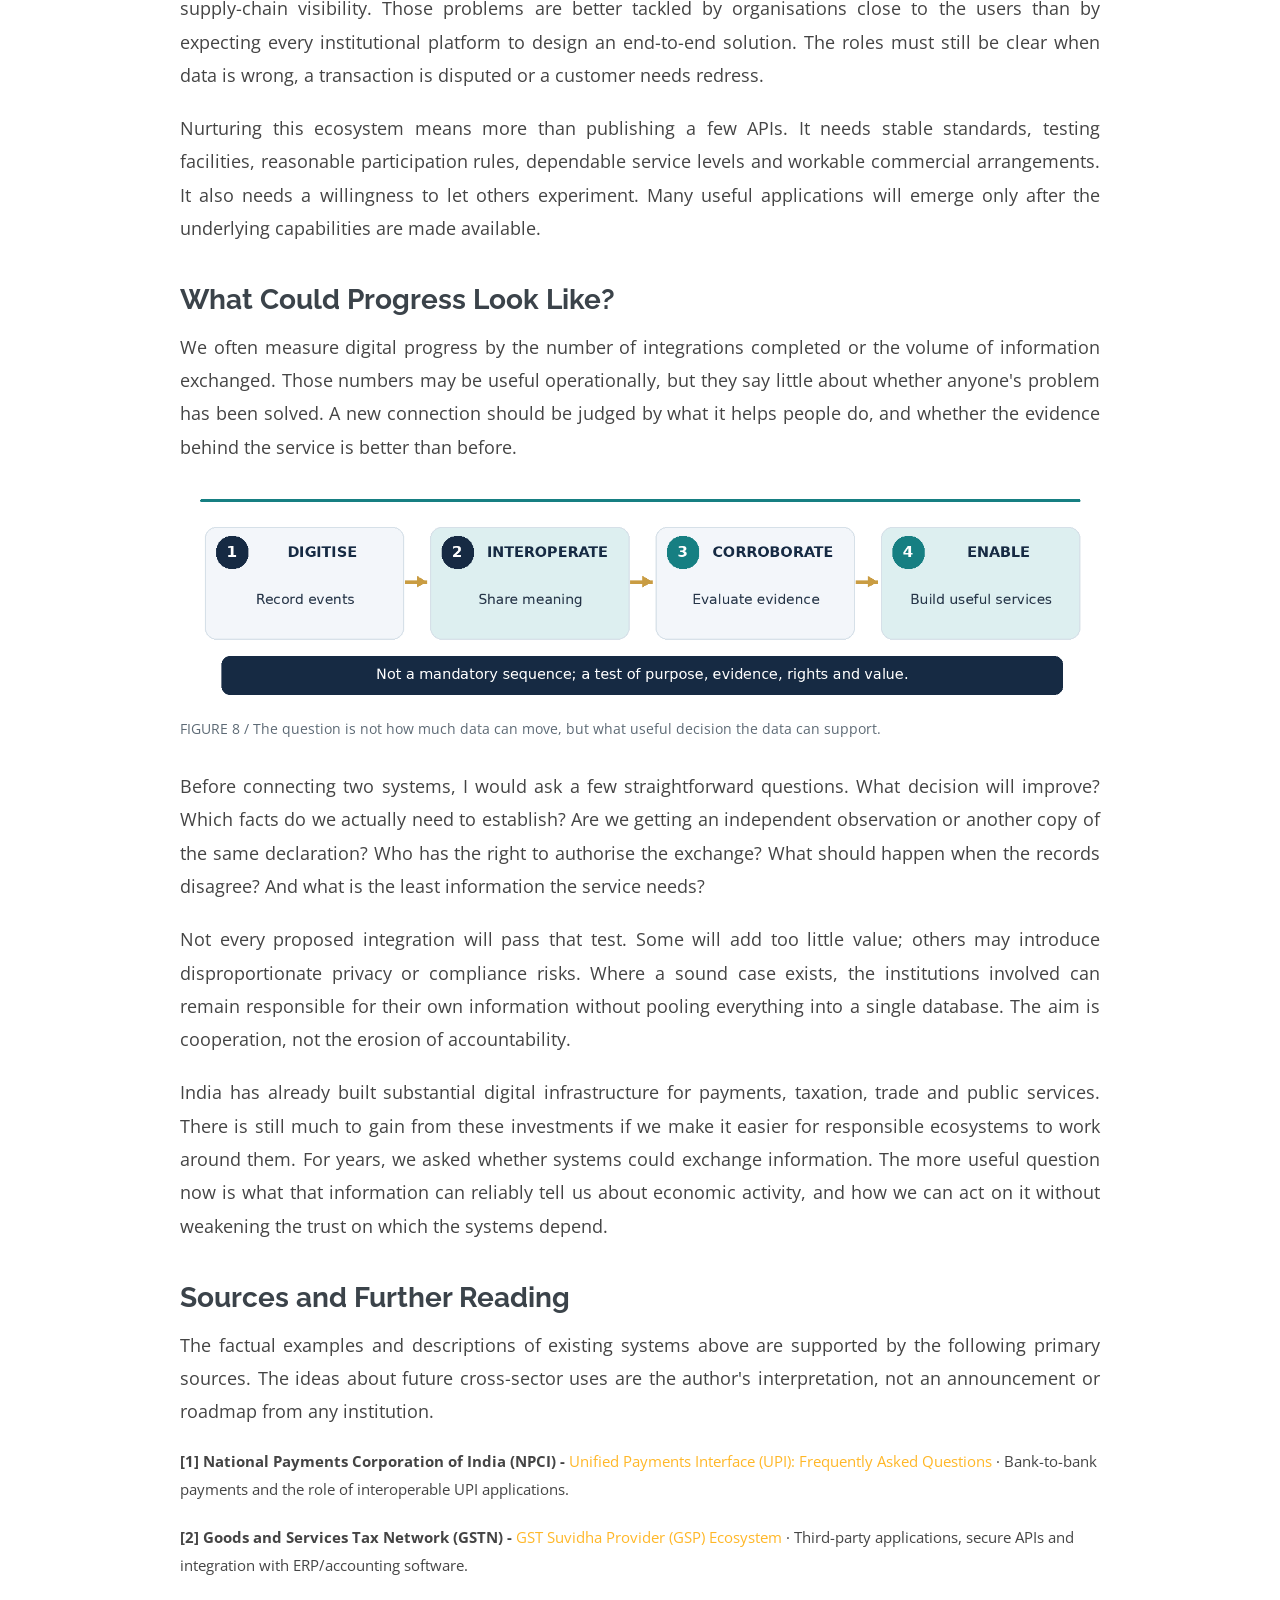
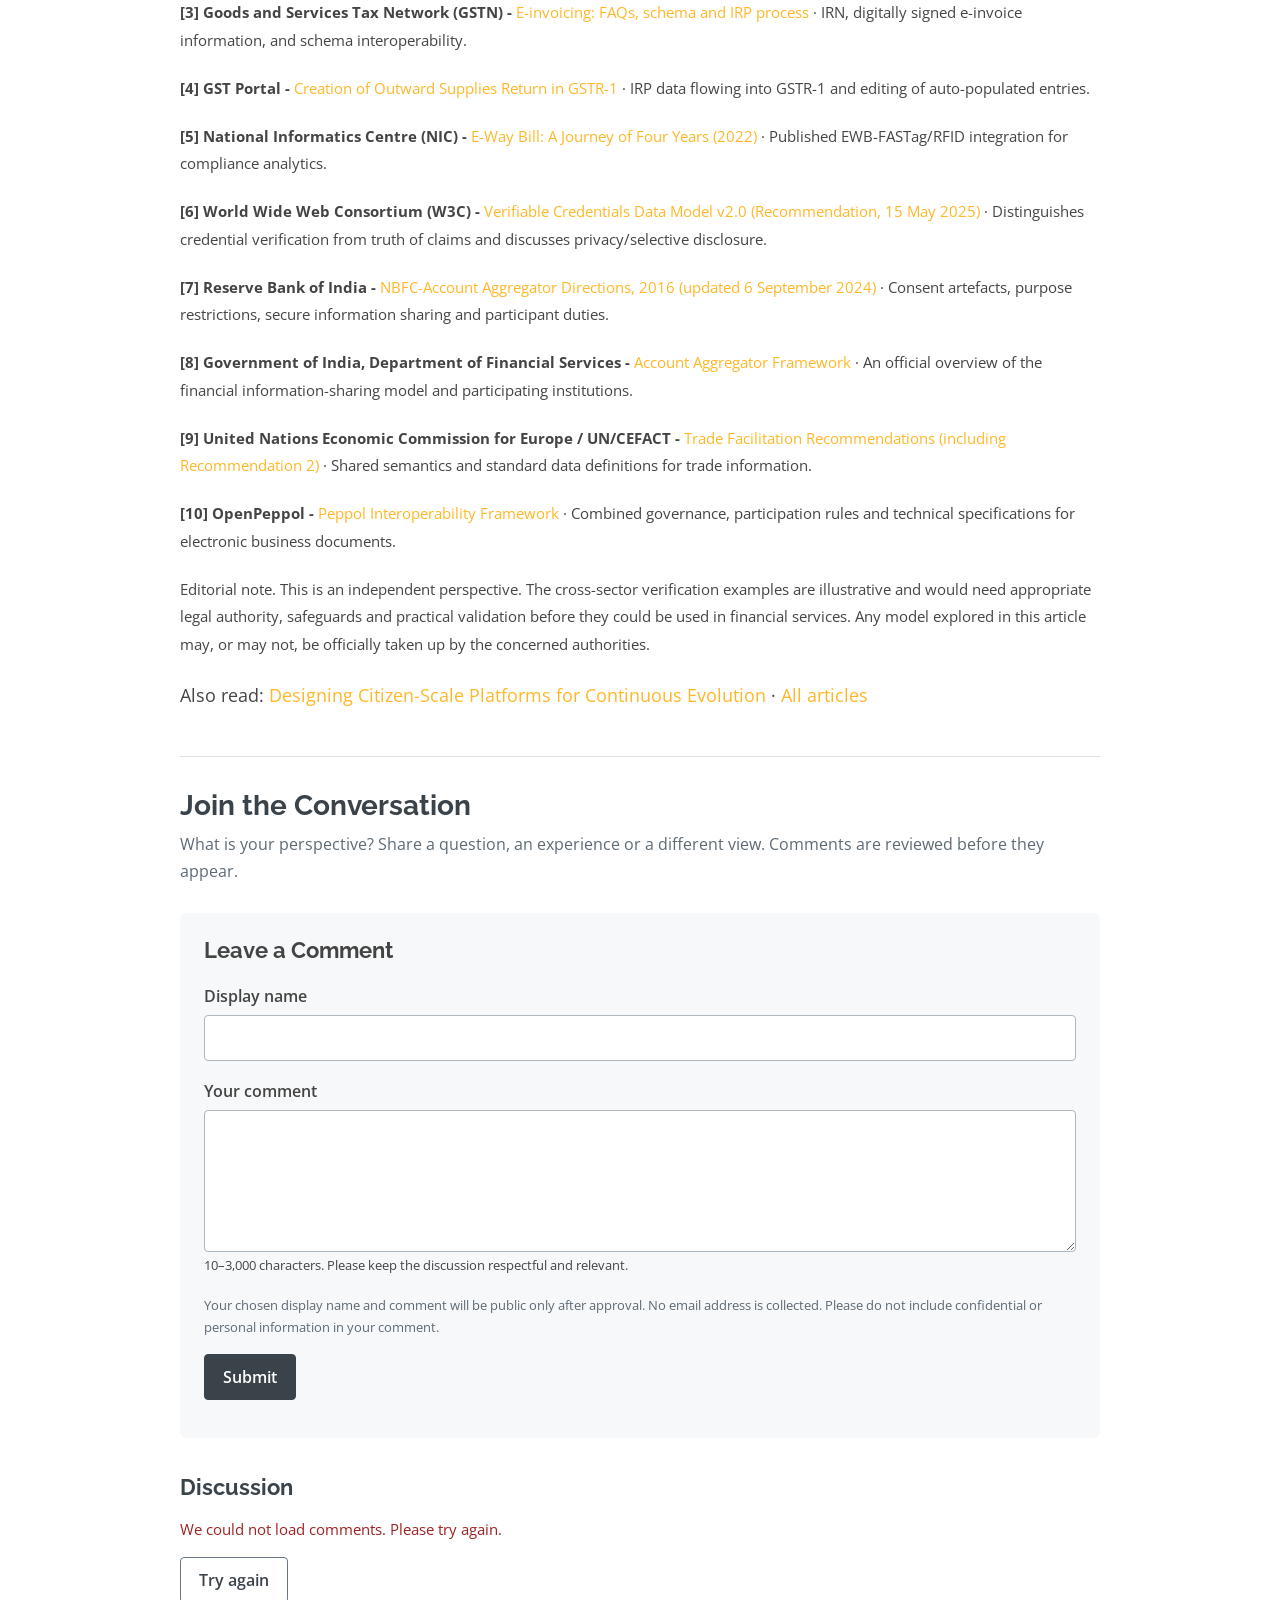
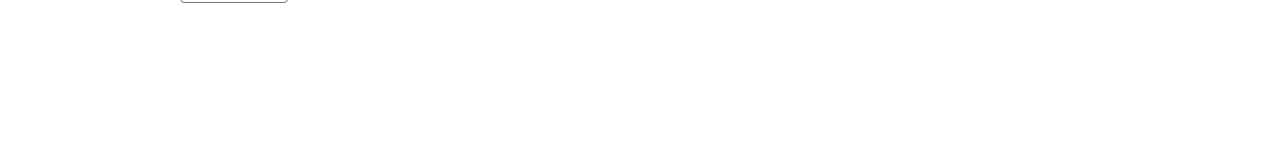
<file: blog/articles/from-information-interoperability-to-trusted-economic-ecosystem.html>
<!DOCTYPE html>
<html lang="en">

<head>
  <!-- Global site tag (gtag.js) - Google Analytics -->
  <script async src="https://www.googletagmanager.com/gtag/js?id=G-HFSNNCBM1D"></script>
  <script>
    window.dataLayer = window.dataLayer || [];
    function gtag(){dataLayer.push(arguments);}
    gtag('js', new Date());

    gtag('config', 'G-HFSNNCBM1D');
  </script>
  <meta charset="utf-8">
  <meta content="width=device-width, initial-scale=1.0" name="viewport">

  <title>From Information Interoperability to Trusted Economic Ecosystem | Harsh Agarwal</title>
  <meta name="description" content="From Sahamati’s SamvAAd 2026: GST, e-invoices and Account Aggregator interoperability, and the evidence lenders need for invoice financing.">
  <meta name="author" content="Harsh Agarwal">
  <meta name="robots" content="index, follow, max-image-preview:large">
  <meta name="theme-color" content="#191c1f">
  <link rel="canonical" href="https://agrharsh.com/blog/articles/from-information-interoperability-to-trusted-economic-ecosystem.html">

  <meta property="og:type" content="article">
  <meta property="og:site_name" content="Harsh Agarwal">
  <meta property="og:locale" content="en_IN">
  <meta property="og:title" content="From Information Interoperability to Trusted Economic Ecosystem | Harsh Agarwal">
  <meta property="og:description" content="From Sahamati’s SamvAAd 2026: GST, e-invoices and Account Aggregator interoperability, and the evidence lenders need for invoice financing.">
  <meta property="og:url" content="https://agrharsh.com/blog/articles/from-information-interoperability-to-trusted-economic-ecosystem.html">
  <meta property="og:image" content="https://agrharsh.com/assets/img/blog/from-information-interoperability-to-trusted-economic-ecosystem/hero-social.jpg">
  <meta property="og:image:secure_url" content="https://agrharsh.com/assets/img/blog/from-information-interoperability-to-trusted-economic-ecosystem/hero-social.jpg">
  <meta property="og:image:type" content="image/jpeg">
  <meta property="og:image:width" content="1200">
  <meta property="og:image:height" content="600">
  <meta property="og:image:alt" content="Banking, GST, e-invoices, e-way bills and vehicle observations connected to financial services and cross-border trade.">
  <meta property="article:author" content="Harsh Agarwal">
  <meta property="article:section" content="Digital Public Infrastructure">
  <meta property="article:published_time" content="2026-10-31">
  <meta property="article:modified_time" content="2026-10-31">
  <meta name="twitter:card" content="summary_large_image">
  <meta name="twitter:title" content="From Information Interoperability to Trusted Economic Ecosystem | Harsh Agarwal">
  <meta name="twitter:description" content="From Sahamati’s SamvAAd 2026: GST, e-invoices and Account Aggregator interoperability, and the evidence lenders need for invoice financing.">
  <meta name="twitter:image" content="https://agrharsh.com/assets/img/blog/from-information-interoperability-to-trusted-economic-ecosystem/hero-social.jpg">
  <meta name="twitter:image:alt" content="Banking, GST, e-invoices, e-way bills and vehicle observations connected to financial services and cross-border trade.">
  <meta name="twitter:label1" content="Reading time">
  <meta name="twitter:data1" content="12 min read">

  <link href="../../assets/img/favicon.ico" rel="icon">
  <link href="../../assets/img/apple-touch-icon.png" rel="apple-touch-icon">

  <link rel="preconnect" href="https://fonts.googleapis.com">
  <link rel="preconnect" href="https://fonts.gstatic.com" crossorigin>
  <link href="https://fonts.googleapis.com/css2?family=Open+Sans:wght@400;600;700&amp;family=Raleway:wght@500;600;700&amp;display=swap" rel="stylesheet">

  <link href="../../assets/vendor/bootstrap/css/bootstrap.min.css" rel="stylesheet">
  <link href="../../assets/vendor/bootstrap-icons/bootstrap-icons.css" rel="stylesheet">
  <link href="../../assets/css/style.css?v=20261031-search-topics" rel="stylesheet">
  <link href="../../assets/css/home.css?v=11" rel="stylesheet">

  <script type="application/ld+json">
{
  "@context": "https://schema.org",
  "@graph": [
    {
      "@type": "BlogPosting",
      "@id": "https://agrharsh.com/blog/articles/from-information-interoperability-to-trusted-economic-ecosystem.html#article",
      "url": "https://agrharsh.com/blog/articles/from-information-interoperability-to-trusted-economic-ecosystem.html",
      "headline": "From Information Interoperability to Trusted Economic Ecosystem",
      "description": "From Sahamati’s SamvAAd 2026: GST, e-invoices and Account Aggregator interoperability, and the evidence lenders need for invoice financing.",
      "datePublished": "2026-10-31",
      "dateModified": "2026-10-31",
      "timeRequired": "PT12M",
      "inLanguage": "en-IN",
      "articleSection": "Digital Public Infrastructure",
      "keywords": [
        "SamvAAd 2026",
        "Sahamati",
        "Account Aggregator",
        "GST",
        "UPI",
        "digital public infrastructure",
        "interoperable economic data",
        "e-invoice",
        "invoice financing",
        "invoice discounting",
        "lending",
        "economic ecosystems",
        "interoperability"
      ],
      "author": {
        "@type": "Person",
        "@id": "https://agrharsh.com/#person",
        "name": "Harsh Agarwal",
        "url": "https://agrharsh.com/"
      },
      "publisher": {
        "@type": "Person",
        "@id": "https://agrharsh.com/#person",
        "name": "Harsh Agarwal",
        "url": "https://agrharsh.com/"
      },
      "mainEntityOfPage": {
        "@type": "WebPage",
        "@id": "https://agrharsh.com/blog/articles/from-information-interoperability-to-trusted-economic-ecosystem.html"
      },
      "isPartOf": {
        "@id": "https://agrharsh.com/blog/#blog"
      },
      "image": {
        "@type": "ImageObject",
        "url": "https://agrharsh.com/assets/img/blog/from-information-interoperability-to-trusted-economic-ecosystem/hero-social.jpg",
        "width": 1200,
        "height": 600,
        "caption": "Banking, GST, e-invoices, e-way bills and vehicle observations connected to financial services and cross-border trade."
      }
    },
    {
      "@type": "BreadcrumbList",
      "@id": "https://agrharsh.com/blog/articles/from-information-interoperability-to-trusted-economic-ecosystem.html#breadcrumb",
      "itemListElement": [
        {
          "@type": "ListItem",
          "position": 1,
          "name": "Home",
          "item": "https://agrharsh.com/"
        },
        {
          "@type": "ListItem",
          "position": 2,
          "name": "Blog",
          "item": "https://agrharsh.com/blog/"
        },
        {
          "@type": "ListItem",
          "position": 3,
          "name": "From Information Interoperability to Trusted Economic Ecosystem",
          "item": "https://agrharsh.com/blog/articles/from-information-interoperability-to-trusted-economic-ecosystem.html"
        }
      ]
    }
  ]
}
</script>
  <link href="../../assets/css/comments.css?v=20261117-3" rel="stylesheet">
</head>

<body class="blog-page article-page hm-home">

  <header id="header" class="sticky-top d-flex justify-content-center align-items-center header-scrolled hm-identity-scrolled">
    <nav id="navbar" class="navbar" aria-label="Primary">
      <div class="hm-header-identity">
        <strong>Harsh Agarwal</strong>
        <span>Vice President &ndash; Technology at GSTN</span>
      </div>
      <button class="hm-menu-toggle" type="button" aria-label="Navigation menu" aria-controls="hm-menu-links" aria-expanded="false">
        <span class="bi bi-list" aria-hidden="true"></span>
      </button>
      <ul id="hm-menu-links">
        <li><a class="bi bi-bank2 nav-link" title="Home" href="../../">Home</a></li>
        <li><a class="bi bi-diagram-3-fill nav-link" title="Selected work" href="../../#work">Work</a></li>
        <li><a class="bi bi-bullseye nav-link" title="Areas of interest" href="../../#interests">Interests</a></li>
        <li><a class="bi bi-journal-text nav-link active" title="Articles" href="../../blog/">Blog</a></li>
        <li><a class="bi bi-stack nav-link" title="Full resume" href="../../resume/">Resume</a></li>
        <li><a class="bi bi-linkedin nav-link" title="LinkedIn Profile" href="https://www.linkedin.com/in/agrharsh" target="_blank" rel="noopener noreferrer">LinkedIn</a></li>
      </ul>
    </nav>
  </header>

  <main id="main">
    <article class="blog-article economic-article">
      <div class="container">
        <nav class="blog-breadcrumb" aria-label="Breadcrumb">
          <a href="../../">Home</a>
          <span>/</span>
          <a href="../">Blog</a>
        </nav>

        <header class="article-header">
          <figure class="economic-hero"><img src="../../assets/img/blog/from-information-interoperability-to-trusted-economic-ecosystem/hero.jpg" width="1600" height="800" fetchpriority="high" alt="Banking, GST, e-invoices, e-way bills and vehicle observations connected to financial services and cross-border trade."></figure>
          <p class="visually-hidden">AN INDEPENDENT ESSAY / DIGITAL PUBLIC INFRASTRUCTURE</p>
          <h1 class="visually-hidden">From Information Interoperability to Trusted Economic Ecosystem</h1>
          <p class="article-summary visually-hidden">What banking, taxation and a simple invoice reveal about making digital information useful beyond its original purpose.</p>
          <div class="article-meta-bar">
            <div class="article-meta-line">
              <a href="../../" rel="author">Harsh Agarwal</a>
              <span>12 min read</span>
              <a href="#comments">Discuss</a>
              <time datetime="2026-10-31">31 October 2026</time>
            </div>
            <div class="article-share" aria-label="Share this article">
              <button class="article-share-toggle" type="button" data-share-toggle aria-expanded="false" aria-controls="article-share-menu" title="Share">
                <i class="bi bi-share" aria-hidden="true"></i>
                <span class="visually-hidden">Share</span>
              </button>
              <div class="article-share-menu" id="article-share-menu" role="menu" aria-label="Share options">
                <button class="article-share-menu-item" type="button" role="menuitem" data-copy-link data-share-url="https://agrharsh.com/blog/articles/from-information-interoperability-to-trusted-economic-ecosystem.html">
                  <i class="bi bi-link-45deg" aria-hidden="true"></i>
                  <span>Copy link</span>
                </button>
                <a class="article-share-menu-item" role="menuitem" href="https://wa.me/?text=From%20Information%20Interoperability%20to%20Trusted%20Economic%20Ecosystem%20-%20https%3A%2F%2Fagrharsh.com%2Fblog%2Farticles%2Ffrom-information-interoperability-to-trusted-economic-ecosystem.html" target="_blank" rel="noopener noreferrer">
                  <i class="bi bi-whatsapp" aria-hidden="true"></i>
                  <span>WhatsApp</span>
                </a>
                <a class="article-share-menu-item" role="menuitem" href="https://www.linkedin.com/sharing/share-offsite/?url=https%3A%2F%2Fagrharsh.com%2Fblog%2Farticles%2Ffrom-information-interoperability-to-trusted-economic-ecosystem.html" target="_blank" rel="noopener noreferrer">
                  <i class="bi bi-linkedin" aria-hidden="true"></i>
                  <span>LinkedIn</span>
                </a>
                <a class="article-share-menu-item" role="menuitem" href="mailto:?subject=From%20Information%20Interoperability%20to%20Trusted%20Economic%20Ecosystem&body=Sharing%20this%20article%3A%20https%3A%2F%2Fagrharsh.com%2Fblog%2Farticles%2Ffrom-information-interoperability-to-trusted-economic-ecosystem.html">
                  <i class="bi bi-envelope" aria-hidden="true"></i>
                  <span>Email</span>
                </a>
                <button class="article-share-menu-item" type="button" role="menuitem" data-native-share data-share-title="From Information Interoperability to Trusted Economic Ecosystem" data-share-url="https://agrharsh.com/blog/articles/from-information-interoperability-to-trusted-economic-ecosystem.html">
                  <i class="bi bi-box-arrow-up" aria-hidden="true"></i>
                  <span>More apps</span>
                </button>
                <span class="article-share-status" aria-live="polite"></span>
              </div>
            </div>
          </div>
        </header>


        <div class="article-content">
<p class="economic-context">A perspective from <a href="https://sahamati.org.in/events/samvaad2026/">SamvAAd 2026, Sahamati’s India Open Finance Summit</a>, on interoperability across GST, UPI and the Account Aggregator ecosystem, and the evidence behind invoice financing and lending.</p>
<nav class="economic-topics" aria-label="Topics in this article">
  <p>Explore the article</p>
  <ul>
    <li><a href="#section-11">GST and software ecosystems</a></li>
    <li><a href="#section-17">Interoperability and shared meaning</a></li>
    <li><a href="#section-24">E-invoice evidence for lending and invoice discounting</a></li>
    <li><a href="#section-46">Account Aggregator and governed data sharing</a></li>
  </ul>
</nav>
<p class="blog-eyebrow">TECHNOLOGY PERSPECTIVES | OCTOBER 2026  </p>
<p>I got an opportunity to interact with the participants from the Account Aggregator ecosystem during Smavaad 2026 and look at the problems and solutions they brought on table. It was interesting to witness the variety of use cases that an ecosystem, built over reliable Digital Public Infrastructure, could solve for the industry at large. It also made me realise that there is an unfulfilled need for these ecosystems to work together in the larger interest for global use cases. </p>
<h2 id="section-5">From the Home Branch to UPI</h2>
<p>A bank account once came with a strong sense of place. It belonged to a branch, and moving to another city often meant transferring the account as well. Core banking loosened that tie. Internet and mobile banking made branch visits less frequent. Then UPI changed the experience again. Today, when we scan a QR code at a shop, most of us do not pause to ask which bank the merchant uses. We simply make the payment. <a class="economic-citation" href="#ref-1">[1]</a></p>
<figure class="economic-figure"><a href="../../assets/img/blog/from-information-interoperability-to-trusted-economic-ecosystem/image1.png" aria-label="Open Figure 1 at full size"><img src="../../assets/img/blog/from-information-interoperability-to-trusted-economic-ecosystem/image1.png" width="1600" height="335" loading="lazy" decoding="async" alt="FIGURE 1  /  The customer experience has changed considerably. The banks behind it remain essential."></a>
<figcaption>FIGURE 1  /  The customer experience has changed considerably. The banks behind it remain essential.</figcaption></figure>
<p>The banks have not disappeared, of course. Accounts, settlement arrangements, controls and regulatory responsibilities still matter. What has changed is who can create a useful experience around those functions. A payment application can make a transaction effortless without having to become a bank itself.</p>
<p>I think there is a broader lesson here. Institutions do not have to build every service that depends on their infrastructure. When the underlying capability is dependable and accessible under clear rules, others can develop solutions that the institution may never have thought of.</p>
<h2 id="section-11">What GST Teaches Us About Ecosystems</h2>
<p>India&#x27;s transition to GST offers a useful parallel, although tax reform and payment technology are not the same thing. Before GST, a business operating across states had to navigate several indirect tax regimes, including State VAT, Central Excise, Service Tax and Central Sales Tax. Much of the paperwork had already started moving online, but the rules and processes remained fragmented. GST introduced a more common framework, supported by national digital infrastructure.</p>
<p>One of the interesting design choices was to make room for applications beyond the tax portal. Under the GST Suvidha Provider (GSP) model, authorised third-party software can interact with the GST system through specified APIs, or software interfaces. Accounting packages, ERP systems and specialist service providers can work these capabilities into their own products. A neighbourhood trader and a large manufacturer do not need identical software experiences. <a class="economic-citation" href="#ref-2">[2]</a></p>
<figure class="economic-figure"><a href="../../assets/img/blog/from-information-interoperability-to-trusted-economic-ecosystem/image2.png" aria-label="Open Figure 2 at full size"><img src="../../assets/img/blog/from-information-interoperability-to-trusted-economic-ecosystem/image2.png" width="1600" height="395" loading="lazy" decoding="async" alt="FIGURE 2  /  The statutory system does its job while different software providers serve different business needs."></a>
<figcaption>FIGURE 2  /  The statutory system does its job while different software providers serve different business needs.</figcaption></figure>
<p>Tax authorities remain responsible for administering the law. Software firms can concentrate on the invoicing, reconciliation and reporting problems faced by their customers. That division of work is worth protecting. A strong public platform does not have to own every interface or solve every industry problem. It can make it easier for an ecosystem to do so.</p>
<h2 id="section-17">Moving Data Isn&#x27;t the Same as Sharing Meaning</h2>
<p>Anyone who has tried to reconcile two spreadsheets will recognise the next problem. One system calls a field &#x27;total amount&#x27;; another calculates it differently. Product codes may not match. Dates and tax components may be recorded in different ways. The systems can exchange a file successfully and still leave people arguing about what the numbers mean.</p>
<p>This is where standards earn their keep. Common definitions and formats let systems understand the same information in the same way. Reliable identifiers and secure interfaces help that information travel between authorised parties. India&#x27;s e-invoicing framework, for example, uses a common schema for reporting prescribed invoice details. <a class="economic-citation" href="#ref-3">[3]</a></p>
<figure class="economic-figure"><a href="../../assets/img/blog/from-information-interoperability-to-trusted-economic-ecosystem/image3.png" aria-label="Open Figure 3 at full size"><img src="../../assets/img/blog/from-information-interoperability-to-trusted-economic-ecosystem/image3.png" width="1600" height="358" loading="lazy" decoding="async" alt="FIGURE 3  /  Reading a record, exchanging it and trusting what it says are different questions."></a>
<figcaption>FIGURE 3  /  Reading a record, exchanging it and trusting what it says are different questions.</figcaption></figure>
<p>Even so, a well-formed record is not necessarily a true account of what happened. A digital signature may help establish who issued a document and whether it was altered. It cannot confirm every statement inside it. The W3C&#x27;s Verifiable Credentials standard draws the same line between verifying a credential and accepting the truth of its claims. <a class="economic-citation" href="#ref-6">[6]</a></p>
<p>That difference matters when information moves beyond its original purpose. A document may be perfectly authentic, yet tell us surprisingly little about whether the underlying commercial transaction actually took place.</p>
<h2 id="section-24">What an Invoice Can, and Cannot, Prove</h2>
<p>Take a small manufacturer who supplies components to a customer and approaches a lender for finance against the invoice. The lender needs to know that the invoice is genuine, but the bigger question is whether the sale is real. Were the goods dispatched? Did the buyer receive them? Is the receivable disputed or already paid? Those questions cannot be settled by looking at an invoice alone.</p>
<p>For transactions covered by India&#x27;s e-invoicing requirements, prescribed invoice details are registered through an Invoice Registration Portal (IRP). The portal generates an Invoice Reference Number (IRN) and digitally signed information. Some of those details can also flow into the supplier&#x27;s GSTR-1 return. These are useful checks, but they should not be counted as two independent confirmations when the return entry comes from the same IRP data. More importantly, registration does not prove that any goods have moved. <a class="economic-citation" href="#ref-3">[3]</a><a class="economic-citation" href="#ref-4">[4]</a></p>
<figure class="economic-figure"><a href="../../assets/img/blog/from-information-interoperability-to-trusted-economic-ecosystem/image4.png" aria-label="Open Figure 4 at full size"><img src="../../assets/img/blog/from-information-interoperability-to-trusted-economic-ecosystem/image4.png" width="1600" height="500" loading="lazy" decoding="async" alt="FIGURE 4  /  Invoice records, transport declarations and vehicle observations each offer a different kind of evidence. None proves delivery by itself."></a>
<figcaption>FIGURE 4  /  Invoice records, transport declarations and vehicle observations each offer a different kind of evidence. None proves delivery by itself.</figcaption></figure>
<p>An e-way bill, where applicable, adds a declaration about the intended movement of goods. FASTag or RFID records could add a different observation: that a vehicle passed a particular toll point at a particular time, provided there is a reliable way to link the records. NIC has documented the use of e-way bill and FASTag/RFID information together for tax-compliance analysis. <a class="economic-citation" href="#ref-5">[5]</a> Could evidence from such systems, with the right permissions and safeguards, also help a lender judge a transaction? It is a question worth exploring.</p>
<p>There are limits, and they are important. An e-way bill remains a declaration. A toll record cannot tell us what was inside the vehicle. Many legitimate shipments will not leave a complete FASTag trail; they may travel by rail, avoid toll roads or change vehicles. A deliberate fraud may also be designed to generate plausible-looking records. Delivery acknowledgments, buyer acceptance and subsequent payments may provide other pieces of the picture.</p>
<p>So the value is not in claiming that three linked databases can prove a sale. They cannot. The value is in seeing whether independently generated information supports the same account of events, or raises questions that deserve attention. A lender would still have to judge the reliability of each source, the quality of the match and the significance of missing or contradictory evidence. More data is useful only when it actually tells us something new.</p>
<h2 id="section-32">Keeping Information Safe Without Making It Unusable</h2>
<p>An invoice is not an ordinary public record. It may reveal prices, quantities, customers, suppliers and commercial terms that a business would not want disclosed. Interoperability cannot become an excuse for making such information available to anyone who knows how to call an API.</p>
<p>At the same time, a system can be too restrictive for its own good. Think of a security guard who prevents robbery by locking the homeowner out. The guard has protected the house from one threat, but has also made it unusable. Our approach to information security can fall into the same trap. The better question is who should be able to access which information, for what purpose, and with what safeguards.</p>
<figure class="economic-figure"><a href="../../assets/img/blog/from-information-interoperability-to-trusted-economic-ecosystem/image5.png" aria-label="Open Figure 5 at full size"><img src="../../assets/img/blog/from-information-interoperability-to-trusted-economic-ecosystem/image5.png" width="1600" height="370" loading="lazy" decoding="async" alt="FIGURE 5  /  Good security distinguishes legitimate, limited access from access that should be refused."></a>
<figcaption>FIGURE 5  /  Good security distinguishes legitimate, limited access from access that should be refused.</figcaption></figure>
<p>This is not simply a matter of getting consent from whoever requests the data. An invoice concerns a buyer as well as a seller, and statutory records can be subject to particular restrictions. The law may require more than one party&#x27;s permission. Sound governance needs to address lawful authority, limits on further use, accountability and ways to correct mistakes or challenge misuse.</p>
<p>Sometimes the receiving service may need an answer to a specific question rather than the whole document. Could a particular fact be verified without sharing every field of the invoice? Approaches such as selective disclosure show how that kind of design can work in suitable settings. <a class="economic-citation" href="#ref-6">[6]</a> Whether it is legally and technically appropriate depends on the use case. The underlying principle is simple: share what is needed for a legitimate purpose, and protect what is not.</p>
<h2 id="section-39">The Same Sale, Different Countries</h2>
<p>The challenge becomes more visible when a business exports goods. An Indian seller may issue an invoice, prepare shipping and customs documents, provide information to a bank and send supporting records to a buyer overseas. The underlying sale is the same, yet each organisation may ask for the details in another format or require another round of checks. For a small exporter, that creates real administrative work.</p>
<p>Sending a PDF abroad is easy. Making the information consistently understandable and dependable across jurisdictions is harder. Different countries have their own tax laws and rules about documents, so the goal cannot simply be to force everyone into one format. It is to make the meaning of the information clear and provide ways to assess its origin when sharing is permitted.</p>
<p>Work in this area is already under way. UN/CEFACT develops recommendations and common definitions for trade data. Peppol provides an interoperability framework combining technical standards with participation and governance arrangements. <a class="economic-citation" href="#ref-9">[9]</a><a class="economic-citation" href="#ref-10">[10]</a> They offer examples of how common approaches can reduce friction, not a claim that documents are automatically recognised everywhere.</p>
<figure class="economic-figure"><a href="../../assets/img/blog/from-information-interoperability-to-trusted-economic-ecosystem/image6.png" aria-label="Open Figure 6 at full size"><img src="../../assets/img/blog/from-information-interoperability-to-trusted-economic-ecosystem/image6.png" width="1600" height="368" loading="lazy" decoding="async" alt="FIGURE 6  /  Cross-border exchange needs shared meaning and verification, alongside legal and commercial safeguards."></a>
<figcaption>FIGURE 6  /  Cross-border exchange needs shared meaning and verification, alongside legal and commercial safeguards.</figcaption></figure>
<p>Better exchange of commercial information could make trade finance, onboarding and document checks less cumbersome. But technical compatibility is only part of the answer. Trust also depends on legal recognition, the responsibilities of participating institutions and the protection of information that crosses a border.</p>
<h2 id="section-46">Give Ecosystems Room to Solve Business Problems</h2>
<p>There is a practical way to organise these responsibilities. The institution holding a record preserves its integrity and provenance, and applies the rules governing its use. An authorised exchange mechanism makes specified information available under agreed rules. Industry participants use that capability to develop services for their customers. A tax system need not become a lender, and a toll system need not become a trade-finance platform, simply because their records may be useful to one.</p>
<p>India&#x27;s Account Aggregator framework is one example of governed exchange. It allows customers to authorise sharing of supported financial information among eligible participants, with conditions around consent, purpose and secure handling. <a class="economic-citation" href="#ref-7">[7]</a><a class="economic-citation" href="#ref-8">[8]</a> It does not provide open access to every kind of commercial or logistics information. Its relevance to this discussion lies in the approach: institutions can support authorised use of information without having to own the service built around it.</p>
<figure class="economic-figure"><a href="../../assets/img/blog/from-information-interoperability-to-trusted-economic-ecosystem/image7.png" aria-label="Open Figure 7 at full size"><img src="../../assets/img/blog/from-information-interoperability-to-trusted-economic-ecosystem/image7.png" width="1600" height="355" loading="lazy" decoding="async" alt="FIGURE 7  /  Institutions retain their core duties. Industry specialists develop services for specific needs."></a>
<figcaption>FIGURE 7  /  Institutions retain their core duties. Industry specialists develop services for specific needs.</figcaption></figure>
<p>As more data holders connect through appropriate frameworks, a wider range of products becomes possible. One business may need working-capital finance; another may need faster onboarding or better supply-chain visibility. Those problems are better tackled by organisations close to the users than by expecting every institutional platform to design an end-to-end solution. The roles must still be clear when data is wrong, a transaction is disputed or a customer needs redress.</p>
<p>Nurturing this ecosystem means more than publishing a few APIs. It needs stable standards, testing facilities, reasonable participation rules, dependable service levels and workable commercial arrangements. It also needs a willingness to let others experiment. Many useful applications will emerge only after the underlying capabilities are made available.</p>
<h2 id="section-53">What Could Progress Look Like?</h2>
<p>We often measure digital progress by the number of integrations completed or the volume of information exchanged. Those numbers may be useful operationally, but they say little about whether anyone&#x27;s problem has been solved. A new connection should be judged by what it helps people do, and whether the evidence behind the service is better than before.</p>
<figure class="economic-figure"><a href="../../assets/img/blog/from-information-interoperability-to-trusted-economic-ecosystem/image8.png" aria-label="Open Figure 8 at full size"><img src="../../assets/img/blog/from-information-interoperability-to-trusted-economic-ecosystem/image8.png" width="1600" height="368" loading="lazy" decoding="async" alt="FIGURE 8  /  The question is not how much data can move, but what useful decision the data can support."></a>
<figcaption>FIGURE 8  /  The question is not how much data can move, but what useful decision the data can support.</figcaption></figure>
<p>Before connecting two systems, I would ask a few straightforward questions. What decision will improve? Which facts do we actually need to establish? Are we getting an independent observation or another copy of the same declaration? Who has the right to authorise the exchange? What should happen when the records disagree? And what is the least information the service needs?</p>
<p>Not every proposed integration will pass that test. Some will add too little value; others may introduce disproportionate privacy or compliance risks. Where a sound case exists, the institutions involved can remain responsible for their own information without pooling everything into a single database. The aim is cooperation, not the erosion of accountability.</p>
<p>India has already built substantial digital infrastructure for payments, taxation, trade and public services. There is still much to gain from these investments if we make it easier for responsible ecosystems to work around them. For years, we asked whether systems could exchange information. The more useful question now is what that information can reliably tell us about economic activity, and how we can act on it without weakening the trust on which the systems depend.</p>
<h2 id="section-60">Sources and Further Reading</h2>
<p>The factual examples and descriptions of existing systems above are supported by the following primary sources. The ideas about future cross-sector uses are the author&#x27;s interpretation, not an announcement or roadmap from any institution.</p>
<p class="economic-reference" id="ref-1"><strong>[1]  National Payments Corporation of India (NPCI)  -  </strong><a href="https://www.npci.org.in/what-we-do/upi/faqs">Unified Payments Interface (UPI): Frequently Asked Questions</a>  ·  Bank-to-bank payments and the role of interoperable UPI applications.</p>
<p class="economic-reference" id="ref-2"><strong>[2]  Goods and Services Tax Network (GSTN)  -  </strong><a href="https://gstn.org.in/gsp-ecosystem">GST Suvidha Provider (GSP) Ecosystem</a>  ·  Third-party applications, secure APIs and integration with ERP/accounting software.</p>
<p class="economic-reference" id="ref-3"><strong>[3]  Goods and Services Tax Network (GSTN)  -  </strong><a href="https://www.gstn.org.in/faqs-category-details">E-invoicing: FAQs, schema and IRP process</a>  ·  IRN, digitally signed e-invoice information, and schema interoperability.</p>
<p class="economic-reference" id="ref-4"><strong>[4]  GST Portal  -  </strong><a href="https://tutorial.gst.gov.in/userguide/returns/Creation_of_Outward_Supplies_Return_in_GSTR-1.htm">Creation of Outward Supplies Return in GSTR-1</a>  ·  IRP data flowing into GSTR-1 and editing of auto-populated entries.</p>
<p class="economic-reference" id="ref-5"><strong>[5]  National Informatics Centre (NIC)  -  </strong><a href="https://docs.ewaybillgst.gov.in/Documents/ewaybill4yearJourney.pdf">E-Way Bill: A Journey of Four Years (2022)</a>  ·  Published EWB-FASTag/RFID integration for compliance analytics.</p>
<p class="economic-reference" id="ref-6"><strong>[6]  World Wide Web Consortium (W3C)  -  </strong><a href="https://www.w3.org/TR/vc-data-model/">Verifiable Credentials Data Model v2.0 (Recommendation, 15 May 2025)</a>  ·  Distinguishes credential verification from truth of claims and discusses privacy/selective disclosure.</p>
<p class="economic-reference" id="ref-7"><strong>[7]  Reserve Bank of India  -  </strong><a href="https://systemhealth.rbi.org.in/Scripts/BS_ViewMasDirections.aspx_id%3D10598%281%29.html">NBFC-Account Aggregator Directions, 2016 (updated 6 September 2024)</a>  ·  Consent artefacts, purpose restrictions, secure information sharing and participant duties.</p>
<p class="economic-reference" id="ref-8"><strong>[8]  Government of India, Department of Financial Services  -  </strong><a href="https://www.financialservices.gov.in/account-aggregator-framework">Account Aggregator Framework</a>  ·  An official overview of the financial information-sharing model and participating institutions.</p>
<p class="economic-reference" id="ref-9"><strong>[9]  United Nations Economic Commission for Europe / UN/CEFACT  -  </strong><a href="https://unece.org/trade/uncefact/tf_recommendations">Trade Facilitation Recommendations (including Recommendation 2)</a>  ·  Shared semantics and standard data definitions for trade information.</p>
<p class="economic-reference" id="ref-10"><strong>[10]  OpenPeppol  -  </strong><a href="https://peppol.org/learn-more/peppol-interoperability-framework/">Peppol Interoperability Framework</a>  ·  Combined governance, participation rules and technical specifications for electronic business documents.</p>
<p class="economic-reference">Editorial note. This is an independent perspective. The cross-sector verification examples are illustrative and would need appropriate legal authority, safeguards and practical validation before they could be used in financial services. Any model explored in this article may, or may not, be officially taken up by the concerned authorities. </p>
<p class="article-return">Also read: <a href="designing-citizen-scale-platforms-for-continuous-evolution.html">Designing Citizen-Scale Platforms for Continuous Evolution</a> · <a href="../">All articles</a></p>
        </div>
        <section id="comments" class="article-comments" data-blog-comments aria-labelledby="comments-heading">
          <h2 id="comments-heading">Join the Conversation</h2>
          <p class="comment-intro">What is your perspective? Share a question, an experience or a different view. Comments are reviewed before they appear.</p>
          <form class="comment-form">
            <h3>Leave a Comment</h3>
            <div class="comment-fields">
              <div class="comment-field">
                <label for="comment-name">Display name</label>
                <input id="comment-name" name="name" type="text" autocomplete="nickname" minlength="2" maxlength="80" required>
              </div>

            </div>
            <div class="comment-field">
              <label for="comment-body">Your comment</label>
              <textarea id="comment-body" name="comment" minlength="10" maxlength="3000" rows="5" aria-describedby="comment-policy" required></textarea>
              <small>10–3,000 characters. Please keep the discussion respectful and relevant.</small>
            </div>
            <div class="comment-trap" aria-hidden="true">
              <label for="comment-website">Leave this field empty</label>
              <input id="comment-website" name="website" type="text" tabindex="-1" autocomplete="off">
            </div>
            <p id="comment-policy" class="comment-privacy">Your chosen display name and comment will be public only after approval. No email address is collected. Please do not include confidential or personal information in your comment.</p>
            <button class="comment-submit" type="submit">Submit</button>
            <p class="comment-form-status" data-comment-form-status role="status" aria-live="polite"></p>
          </form>
          <h3 class="comment-discussion-heading">Discussion</h3>
          <p class="comment-list-status" data-comment-list-status role="status" aria-live="polite">Loading comments…</p>
          <div data-comment-list aria-label="Reader comments"></div>
          <button class="comment-secondary" type="button" data-comment-retry hidden>Try again</button>
          <button class="comment-secondary" type="button" data-comment-more hidden>Load more comments</button>
          <noscript><p>Please enable JavaScript to read or leave comments. You can also <a href="https://www.linkedin.com/in/agrharsh" rel="noopener noreferrer">message Harsh on LinkedIn</a>.</p></noscript>
        </section>

      </div>
    </article>
  </main>

  <a class="comments-float" href="#comments" aria-label="Go to comments" title="Go to comments">
    <svg width="22" height="22" viewBox="0 0 24 24" fill="none" stroke="currentColor" stroke-width="1.8" stroke-linecap="round" stroke-linejoin="round" aria-hidden="true"><path d="M21 11.5a8.4 8.4 0 0 1-.9 3.8 8.5 8.5 0 0 1-7.6 4.7 8.4 8.4 0 0 1-3.8-.9L3 21l1.9-5.7a8.4 8.4 0 0 1-.9-3.8 8.5 8.5 0 0 1 4.7-7.6 8.4 8.4 0 0 1 3.8-.9h.5a8.5 8.5 0 0 1 8 8v.5Z"/><path d="M8 10h8M8 14h5"/></svg>
    <span>Comments</span>
  </a>


  <a href="#" class="back-to-top d-flex align-items-center justify-content-center"><i class="bi bi-arrow-up-short"></i></a>

  <script src="../../assets/vendor/bootstrap/js/bootstrap.bundle.min.js"></script>
  <script src="../../assets/js/main.js?v=4-share-menu"></script>
  <script src="../../assets/js/comments-config.js?v=20261117"></script>
  <script src="../../assets/js/comments.js?v=20261117-2" defer></script>
</body>

</html>
</file>
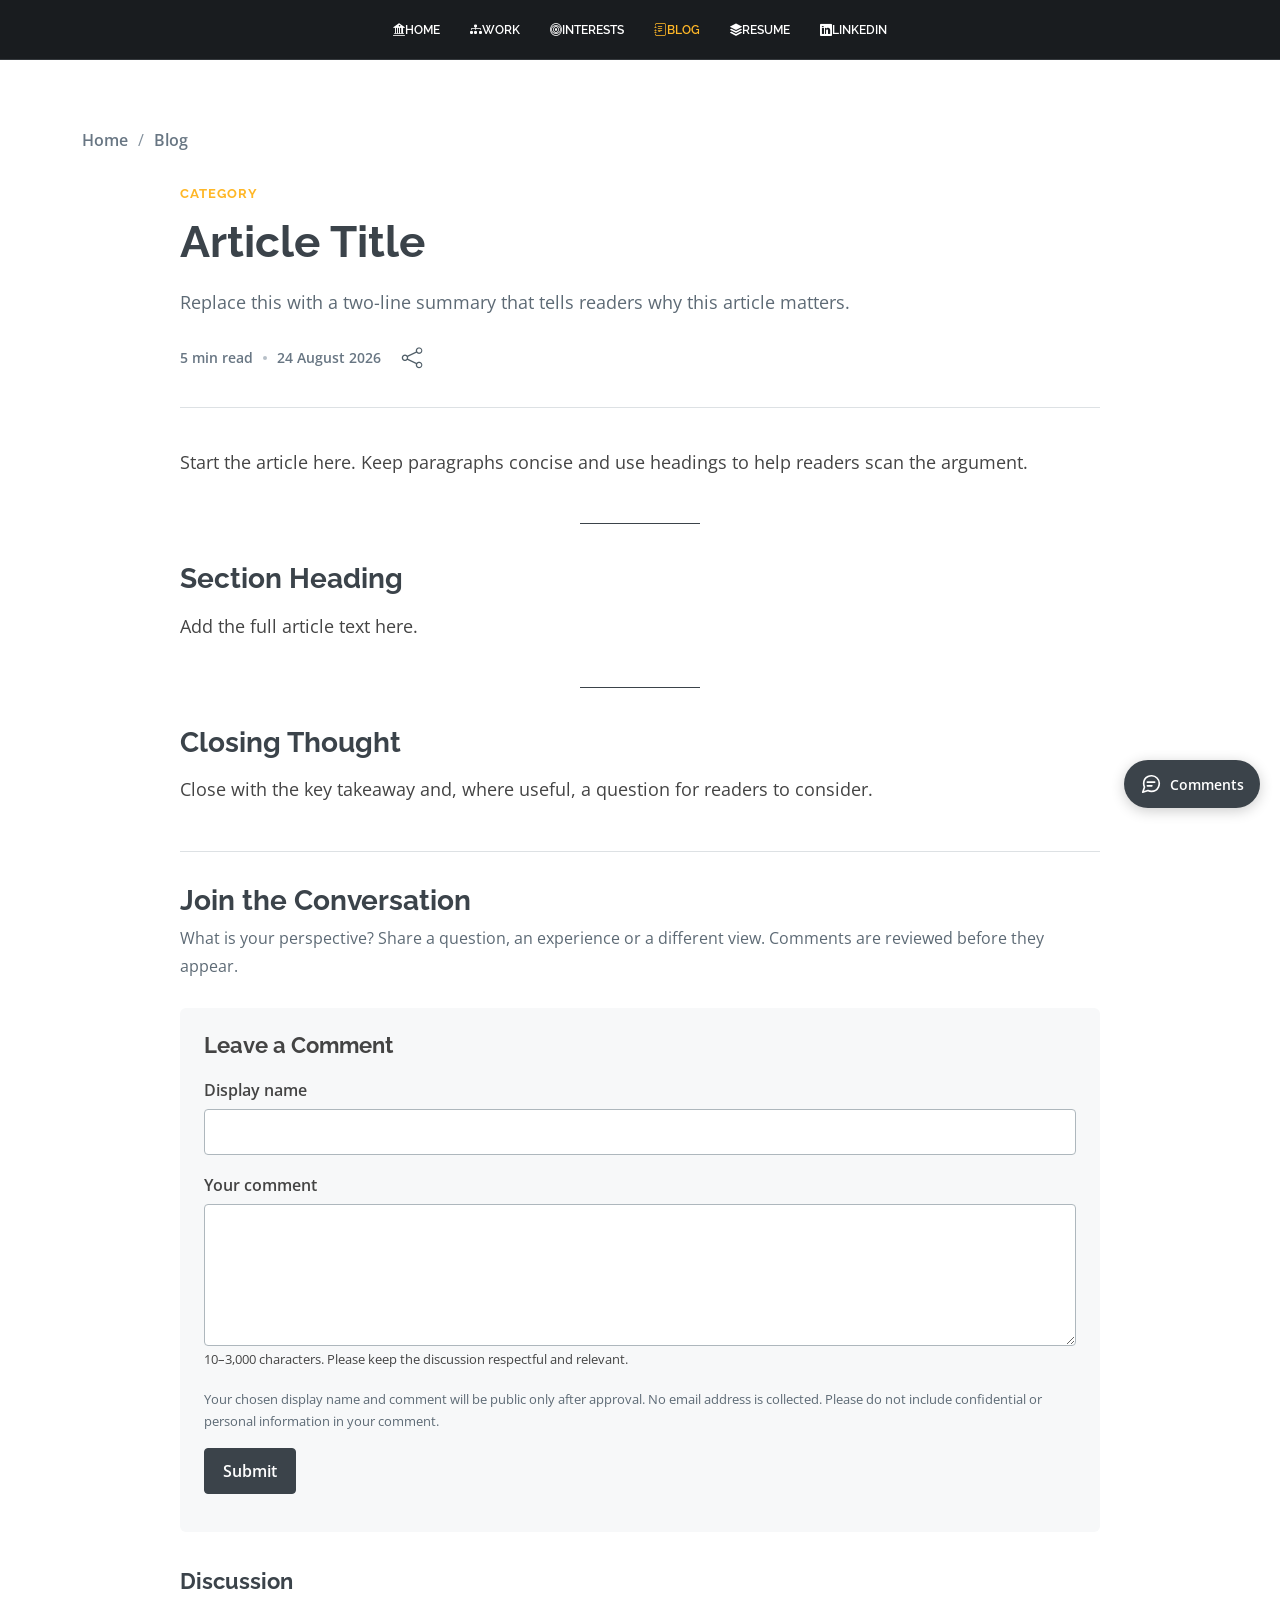
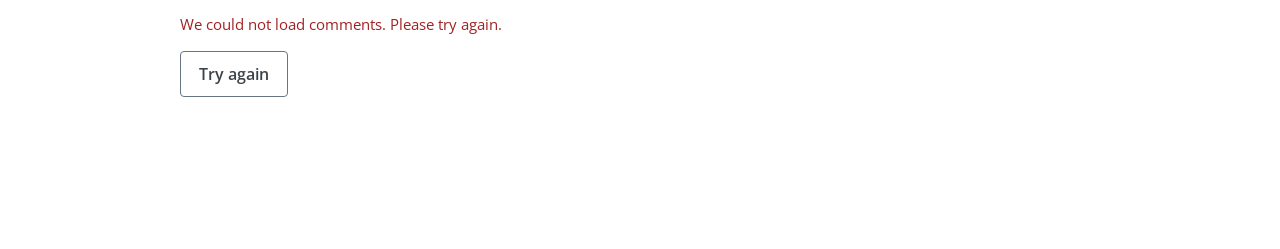
<file: blog/articles/template.html>
<!DOCTYPE html>
<html lang="en">

<head>
  <!-- This noindex template should be copied, renamed, and edited for each published article. -->
  <!-- Global site tag (gtag.js) - Google Analytics -->
  <script async src="https://www.googletagmanager.com/gtag/js?id=G-HFSNNCBM1D"></script>
  <script>
    window.dataLayer = window.dataLayer || [];
    function gtag(){dataLayer.push(arguments);}
    gtag('js', new Date());

    gtag('config', 'G-HFSNNCBM1D');
  </script>
  <meta charset="utf-8">
  <meta content="width=device-width, initial-scale=1.0" name="viewport">

  <title>Article Title | Harsh Agarwal</title>
  <meta name="description" content="Replace this with a concise one-sentence article summary.">
  <meta name="keywords" content="Digital Public Infrastructure, e-governance, enterprise architecture, technology leadership">
  <meta name="author" content="Harsh Agarwal">
  <meta name="robots" content="noindex, nofollow">
  <meta name="theme-color" content="#191c1f">
  <link rel="canonical" href="https://agrharsh.com/blog/articles/article-slug.html">

  <meta property="og:type" content="article">
  <meta property="og:site_name" content="Harsh Agarwal">
  <meta property="og:locale" content="en_IN">
  <meta property="og:title" content="Article Title | Harsh Agarwal">
  <meta property="og:description" content="Replace this with a concise one-sentence article summary.">
  <meta property="og:url" content="https://agrharsh.com/blog/articles/article-slug.html">
  <meta property="og:image" content="https://agrharsh.com/assets/img/blog/article-slug-og.jpg">
  <meta property="og:image:secure_url" content="https://agrharsh.com/assets/img/blog/article-slug-og.jpg">
  <meta property="og:image:type" content="image/jpeg">
  <meta property="og:image:width" content="600">
  <meta property="og:image:height" content="315">
  <meta property="og:image:alt" content="Replace this with a concise description of the article preview image.">
  <meta property="article:author" content="Harsh Agarwal">
  <meta property="article:section" content="Digital Public Infrastructure">
  <meta property="article:published_time" content="2026-08-24">
  <meta property="article:modified_time" content="2026-08-24">
  <meta name="twitter:card" content="summary_large_image">
  <meta name="twitter:title" content="Article Title | Harsh Agarwal">
  <meta name="twitter:description" content="Replace this with a concise one-sentence article summary.">
  <meta name="twitter:image" content="https://agrharsh.com/assets/img/blog/article-slug-og.jpg">
  <meta name="twitter:image:alt" content="Replace this with a concise description of the article preview image.">
  <meta name="twitter:label1" content="Reading time">
  <meta name="twitter:data1" content="5 min read">

  <link href="../../assets/img/favicon.ico" rel="icon">
  <link href="../../assets/img/apple-touch-icon.png" rel="apple-touch-icon">

  <link rel="preconnect" href="https://fonts.googleapis.com">
  <link rel="preconnect" href="https://fonts.gstatic.com" crossorigin>
  <link href="https://fonts.googleapis.com/css2?family=Open+Sans:wght@400;600;700&amp;family=Raleway:wght@500;600;700&amp;display=swap" rel="stylesheet">

  <link href="../../assets/vendor/bootstrap/css/bootstrap.min.css" rel="stylesheet">
  <link href="../../assets/vendor/bootstrap-icons/bootstrap-icons.css" rel="stylesheet">
  <link href="../../assets/css/style.css?v=20260824-article-width" rel="stylesheet">
  <link href="../../assets/css/home.css?v=11" rel="stylesheet">

  <script type="application/ld+json">
    {
      "@context": "https://schema.org",
      "@graph": [
        {
          "@type": "BlogPosting",
          "@id": "https://agrharsh.com/blog/articles/article-slug.html#article",
          "url": "https://agrharsh.com/blog/articles/article-slug.html",
          "headline": "Article Title",
          "description": "Replace this with a concise one-sentence article summary.",
          "datePublished": "2026-08-24",
          "dateModified": "2026-08-24",
          "timeRequired": "PT5M",
          "inLanguage": "en-IN",
          "articleSection": "Digital Public Infrastructure",
          "keywords": [
            "Digital Public Infrastructure",
            "e-Governance",
            "Enterprise Architecture",
            "Technology Leadership"
          ],
          "author": {
            "@type": "Person",
            "@id": "https://agrharsh.com/#person",
            "name": "Harsh Agarwal",
            "url": "https://agrharsh.com/"
          },
          "publisher": {
            "@type": "Person",
            "@id": "https://agrharsh.com/#person",
            "name": "Harsh Agarwal",
            "url": "https://agrharsh.com/"
          },
          "mainEntityOfPage": {
            "@type": "WebPage",
            "@id": "https://agrharsh.com/blog/articles/article-slug.html"
          },
          "isPartOf": {
            "@id": "https://agrharsh.com/blog/#blog"
          },
          "image": {
            "@type": "ImageObject",
            "url": "https://agrharsh.com/assets/img/blog/article-slug-og.jpg",
            "width": 600,
            "height": 315,
            "caption": "Replace this with a concise description of the article preview image."
          }
        },
        {
          "@type": "BreadcrumbList",
          "@id": "https://agrharsh.com/blog/articles/article-slug.html#breadcrumb",
          "itemListElement": [
            {
              "@type": "ListItem",
              "position": 1,
              "name": "Home",
              "item": "https://agrharsh.com/"
            },
            {
              "@type": "ListItem",
              "position": 2,
              "name": "Blog",
              "item": "https://agrharsh.com/blog/"
            },
            {
              "@type": "ListItem",
              "position": 3,
              "name": "Article Title",
              "item": "https://agrharsh.com/blog/articles/article-slug.html"
            }
          ]
        }
      ]
    }
  </script>
  <link href="../../assets/css/comments.css?v=20261117-3" rel="stylesheet">
</head>

<body class="blog-page article-page hm-home">

  <header id="header" class="sticky-top d-flex justify-content-center align-items-center header-scrolled hm-identity-scrolled">
    <nav id="navbar" class="navbar" aria-label="Primary">
      <div class="hm-header-identity">
        <strong>Harsh Agarwal</strong>
        <span>Vice President &ndash; Technology at GSTN</span>
      </div>
      <button class="hm-menu-toggle" type="button" aria-label="Navigation menu" aria-controls="hm-menu-links" aria-expanded="false">
        <span class="bi bi-list" aria-hidden="true"></span>
      </button>
      <ul id="hm-menu-links">
        <li><a class="bi bi-bank2 nav-link" title="Home" href="../../">Home</a></li>
        <li><a class="bi bi-diagram-3-fill nav-link" title="Selected work" href="../../#work">Work</a></li>
        <li><a class="bi bi-bullseye nav-link" title="Areas of interest" href="../../#interests">Interests</a></li>
        <li><a class="bi bi-journal-text nav-link active" title="Articles" href="../../blog/">Blog</a></li>
        <li><a class="bi bi-stack nav-link" title="Full resume" href="../../resume/">Resume</a></li>
        <li><a class="bi bi-linkedin nav-link" title="LinkedIn Profile" href="https://www.linkedin.com/in/agrharsh" target="_blank" rel="noopener noreferrer">LinkedIn</a></li>
      </ul>
    </nav>
  </header>

  <main id="main">
    <article class="blog-article">
      <div class="container">
        <nav class="blog-breadcrumb" aria-label="Breadcrumb">
          <a href="../../">Home</a>
          <span>/</span>
          <a href="../">Blog</a>
        </nav>

        <header class="article-header">
          <p class="blog-eyebrow">Category</p>
          <h1>Article Title</h1>
          <p class="article-summary">Replace this with a two-line summary that tells readers why this article matters.</p>
          <div class="article-meta-bar">
            <div class="article-meta-line">
              <span>5 min read</span>
              <time datetime="2026-08-24">24 August 2026</time>
            </div>
            <div class="article-share" aria-label="Share this article">
              <button class="article-share-toggle" type="button" data-share-toggle aria-expanded="false" aria-controls="article-share-menu" title="Share">
                <i class="bi bi-share" aria-hidden="true"></i>
                <span class="visually-hidden">Share</span>
              </button>
              <div class="article-share-menu" id="article-share-menu" role="menu" aria-label="Share options">
                <button class="article-share-menu-item" type="button" role="menuitem" data-copy-link data-share-url="https://agrharsh.com/blog/articles/article-slug.html">
                  <i class="bi bi-link-45deg" aria-hidden="true"></i>
                  <span>Copy link</span>
                </button>
                <a class="article-share-menu-item" role="menuitem" href="https://wa.me/?text=Article%20Title%20-%20https%3A%2F%2Fagrharsh.com%2Fblog%2Farticles%2Farticle-slug.html" target="_blank" rel="noopener noreferrer">
                  <i class="bi bi-whatsapp" aria-hidden="true"></i>
                  <span>WhatsApp</span>
                </a>
                <a class="article-share-menu-item" role="menuitem" href="https://www.linkedin.com/sharing/share-offsite/?url=https%3A%2F%2Fagrharsh.com%2Fblog%2Farticles%2Farticle-slug.html" target="_blank" rel="noopener noreferrer">
                  <i class="bi bi-linkedin" aria-hidden="true"></i>
                  <span>LinkedIn</span>
                </a>
                <a class="article-share-menu-item" role="menuitem" href="mailto:?subject=Article%20Title&body=Sharing%20this%20article%3A%20https%3A%2F%2Fagrharsh.com%2Fblog%2Farticles%2Farticle-slug.html">
                  <i class="bi bi-envelope" aria-hidden="true"></i>
                  <span>Email</span>
                </a>
                <button class="article-share-menu-item" type="button" role="menuitem" data-native-share data-share-title="Article Title" data-share-url="https://agrharsh.com/blog/articles/article-slug.html">
                  <i class="bi bi-box-arrow-up" aria-hidden="true"></i>
                  <span>More apps</span>
                </button>
                <span class="article-share-status" aria-live="polite"></span>
              </div>
            </div>
          </div>
        </header>

        <div class="article-content">
          <p>Start the article here. Keep paragraphs concise and use headings to help readers scan the argument.</p>

          <hr class="article-section-divider">

          <h2>Section Heading</h2>
          <p>Add the full article text here.</p>

          <hr class="article-section-divider">

          <h2>Closing Thought</h2>
          <p>Close with the key takeaway and, where useful, a question for readers to consider.</p>
        </div>
        <section id="comments" class="article-comments" data-blog-comments aria-labelledby="comments-heading">
          <h2 id="comments-heading">Join the Conversation</h2>
          <p class="comment-intro">What is your perspective? Share a question, an experience or a different view. Comments are reviewed before they appear.</p>
          <form class="comment-form">
            <h3>Leave a Comment</h3>
            <div class="comment-fields">
              <div class="comment-field">
                <label for="comment-name">Display name</label>
                <input id="comment-name" name="name" type="text" autocomplete="nickname" minlength="2" maxlength="80" required>
              </div>

            </div>
            <div class="comment-field">
              <label for="comment-body">Your comment</label>
              <textarea id="comment-body" name="comment" minlength="10" maxlength="3000" rows="5" aria-describedby="comment-policy" required></textarea>
              <small>10–3,000 characters. Please keep the discussion respectful and relevant.</small>
            </div>
            <div class="comment-trap" aria-hidden="true">
              <label for="comment-website">Leave this field empty</label>
              <input id="comment-website" name="website" type="text" tabindex="-1" autocomplete="off">
            </div>
            <p id="comment-policy" class="comment-privacy">Your chosen display name and comment will be public only after approval. No email address is collected. Please do not include confidential or personal information in your comment.</p>
            <button class="comment-submit" type="submit">Submit</button>
            <p class="comment-form-status" data-comment-form-status role="status" aria-live="polite"></p>
          </form>
          <h3 class="comment-discussion-heading">Discussion</h3>
          <p class="comment-list-status" data-comment-list-status role="status" aria-live="polite">Loading comments…</p>
          <div data-comment-list aria-label="Reader comments"></div>
          <button class="comment-secondary" type="button" data-comment-retry hidden>Try again</button>
          <button class="comment-secondary" type="button" data-comment-more hidden>Load more comments</button>
          <noscript><p>Please enable JavaScript to read or leave comments. You can also <a href="https://www.linkedin.com/in/agrharsh" rel="noopener noreferrer">message Harsh on LinkedIn</a>.</p></noscript>
        </section>

      </div>
    </article>
  </main>

  <a class="comments-float" href="#comments" aria-label="Go to comments" title="Go to comments">
    <svg width="22" height="22" viewBox="0 0 24 24" fill="none" stroke="currentColor" stroke-width="1.8" stroke-linecap="round" stroke-linejoin="round" aria-hidden="true"><path d="M21 11.5a8.4 8.4 0 0 1-.9 3.8 8.5 8.5 0 0 1-7.6 4.7 8.4 8.4 0 0 1-3.8-.9L3 21l1.9-5.7a8.4 8.4 0 0 1-.9-3.8 8.5 8.5 0 0 1 4.7-7.6 8.4 8.4 0 0 1 3.8-.9h.5a8.5 8.5 0 0 1 8 8v.5Z"/><path d="M8 10h8M8 14h5"/></svg>
    <span>Comments</span>
  </a>


  <a href="#" class="back-to-top d-flex align-items-center justify-content-center"><i class="bi bi-arrow-up-short"></i></a>

  <script src="../../assets/vendor/bootstrap/js/bootstrap.bundle.min.js"></script>
  <script src="../../assets/js/main.js?v=4-share-menu"></script>
  <script src="../../assets/js/comments-config.js?v=20261117"></script>
  <script src="../../assets/js/comments.js?v=20261117-2" defer></script>
</body>

</html>
</file>
<file: assets/css/home.css>
/*--------------------------------------------------------------
# Home & Resume pages (positioning redesign)
--------------------------------------------------------------*/
.hm-page { background:#fff; padding-bottom:88px; }
.hm-page #main { overflow:hidden; }
.hm-home { padding-bottom:0; }
.hm-home :is(.hm-lead, .hm-card p, .hm-outcome) {
  text-align:justify;
  text-justify:inter-word;
  hyphens:none;
}
/* Narrow tiles read better left-aligned: justified text leaves wide gaps */
.hm-home .hm-pillar p { text-align:left; }
.hm-home #header { height:auto; min-height:60px; background:#191c1f; border-bottom:1px solid #35393d; }
.hm-home #navbar { position:relative !important; }
.hm-home #navbar ul { display:flex; flex-wrap:wrap; justify-content:center; }
.hm-home #navbar a { letter-spacing:0; }
.hm-menu-toggle, .hm-header-identity { display:none; }
.hm-home #navbar :is(a, button):focus-visible { outline:2px solid #ffb727; outline-offset:-2px; }
.hm-home #work, .hm-home #interests { scroll-margin-top:96px; }
.hm-home #top { scroll-margin-top:96px; }
.hm-eyebrow { color:#ffb727; font-family:"Raleway",sans-serif; font-size:13px; font-weight:700; letter-spacing:1px; margin-bottom:12px; text-transform:uppercase; }

/* Hero */
.hm-hero { background:#191c1f; color:#fff; padding:72px 0 64px; }
.hm-hero-grid {
  display:grid;
  grid-template-columns:minmax(0,1fr) minmax(0,calc((100% - 48px) / 3));
  grid-template-rows:1fr auto auto 1fr;
  grid-template-areas:". photo" "identity photo" "copy photo" ". photo";
  column-gap:24px;
  align-items:center;
}
.hm-identity { grid-area:identity; }
.hm-hero-copy { grid-area:copy; }
.hm-hero h1 { color:#fff; font-size:42px; font-weight:700; line-height:1.2; margin:0 0 18px; }
.hm-hero .hm-lead { color:rgba(255,255,255,.84); font-size:18px; line-height:1.75; margin:0 0 14px; max-width:720px; }
.hm-positioning { font-size:25px; font-weight:600; line-height:1.35; margin:0 0 16px; max-width:680px; }
.hm-hero .hm-name { font-family:"Raleway",sans-serif; font-size:15px; font-weight:600; color:#fff; letter-spacing:.5px; margin-bottom:6px; }
.hm-photo { height:auto; width:100%; max-width:300px; aspect-ratio:413/531; object-fit:cover; border-radius:8px; border:3px solid #ffb727; display:block; margin:0 auto; }
.hm-hero-grid .hm-photo { grid-area:photo; }
.hm-cta { display:flex; flex-wrap:wrap; gap:12px; margin-top:26px; }
.hm-btn { display:inline-block; border-radius:4px; font-family:"Raleway",sans-serif; font-size:14px; font-weight:700; letter-spacing:.5px; padding:12px 22px; text-transform:uppercase; transition:.2s; }
.hm-btn-primary { background:#ffb727; color:#191c1f; }
.hm-btn-primary:hover { background:#ffc85a; color:#191c1f; }
.hm-btn-ghost { border:2px solid rgba(255,255,255,.5); color:#fff; padding:10px 20px; }
.hm-btn-ghost:hover { border-color:#ffb727; color:#ffb727; }
.hm-btn-dark { background:#191c1f; color:#fff; }
.hm-btn-dark:hover { background:#2c3036; color:#fff; }

/* Proof metrics */
.hm-metrics { background:#fff; border-bottom:1px solid #e6e9eb; }
.hm-metrics .container { display:grid; grid-template-columns:repeat(4,1fr); gap:0; }
.hm-metric { padding:28px 20px; border-right:1px solid #e6e9eb; text-align:center; }
.hm-metric:last-child { border-right:0; }
.hm-metric strong { display:block; color:#191c1f; font-family:"Raleway",sans-serif; font-size:34px; font-weight:700; line-height:1.1; }
.hm-metric span { display:block; color:#687683; font-size:14px; margin-top:6px; line-height:1.4; }
.hm-note { color:#8a949c; font-size:12.5px; text-align:center; margin:0; padding:10px 0 14px; }

/* Sections */
.hm-section { padding:64px 0; }
.hm-section.alt { background:#f6f8f9; }
.hm-section .section-title { padding-bottom:30px; }
.hm-grid { display:grid; gap:20px; }
.hm-grid-2 { grid-template-columns:repeat(2,1fr); }
.hm-grid-4 { grid-template-columns:repeat(4,1fr); }
.hm-card { background:#fff; border:1px solid #dde1e4; border-radius:6px; padding:24px; height:100%; display:flex; flex-direction:column; }
.hm-card h3 { color:#191c1f; font-size:19px; font-weight:700; margin:0 0 10px; }
.hm-card p { color:#444; font-size:15px; line-height:1.7; margin:0 0 10px; }
.hm-card .hm-tag { color:#b37a00; font-family:"Raleway",sans-serif; font-size:12px; font-weight:700; letter-spacing:.8px; text-transform:uppercase; display:block; margin-bottom:8px; }
.hm-card ul { margin:0; padding-left:18px; color:#444; font-size:14.5px; line-height:1.65; }
.hm-card .hm-outcome { border-top:1px solid #eceff1; margin-top:auto; padding-top:12px; font-size:14.5px; color:#191c1f; }
.hm-pillar { border-top:3px solid #ffb727; }
.hm-pillar h3 { min-height:3.4em; line-height:1.3; padding:8px 0; margin-bottom:14px; border-bottom:1px solid #eceff1; display:flex; align-items:center; }
@media (max-width:991px) { .hm-pillar h3 { min-height:0; } }
.hm-card .blog-read-more { margin-top:auto; padding-top:6px; }
.hm-more { display:inline-block; margin-top:22px; font-weight:700; font-size:14px; }

/* Areas of interest */
.hm-topics { list-style:none; margin:0; padding:0; display:grid; gap:14px; height:100%; grid-auto-rows:1fr; }
.hm-topics li { display:flex; flex-direction:column; justify-content:center; background:#fff; border:1px solid #dde1e4; border-left:3px solid #ffb727; border-radius:4px; padding:14px 18px; color:#191c1f; font-size:15.5px; line-height:1.5; }
.hm-topics li strong { font-family:"Raleway",sans-serif; font-size:18px; font-weight:700; color:#191c1f; }
.hm-topics li small { display:block; color:#687683; font-size:14.5px; line-height:1.55; margin-top:6px; }
.hm-forums { display:flex; flex-wrap:wrap; gap:8px; margin:6px 0 18px; padding:0; list-style:none; }
.hm-forums li { background:#eef1f3; border-radius:3px; color:#414b53; font-size:13px; font-weight:600; padding:5px 10px; }

/* Featured keynote */
.hm-feature { display:flex; flex-direction:column; background:#fff; border:1px solid #dde1e4; border-radius:6px; overflow:hidden; height:100%; }
.hm-feature-thumb { position:relative; display:block; background:#0b1a5c; }
.hm-feature-thumb img { display:block; width:100%; height:auto; aspect-ratio:16/9; object-fit:cover; }
.hm-play { position:absolute; right:16px; bottom:16px; width:52px; height:52px; border-radius:50%; background:rgba(255,183,39,.95); color:#191c1f; display:flex; align-items:center; justify-content:center; font-size:30px; transition:.2s; box-shadow:0 2px 10px rgba(0,0,0,.35); }
.hm-feature-thumb:hover .hm-play { transform:scale(1.1); }
.hm-feature-body { padding:22px 24px 24px; }
.hm-feature-body .hm-tag { color:#b37a00; font-family:"Raleway",sans-serif; font-size:12px; font-weight:700; letter-spacing:.8px; text-transform:uppercase; display:block; margin-bottom:8px; }
.hm-feature-body h3 { color:#191c1f; font-size:22px; font-weight:700; margin:0; }
.hm-feature-body p { color:#444; font-size:15.5px; line-height:1.7; margin:0; }
.hm-cta-left { justify-content:flex-start; margin-top:18px; }
.hm-disclaimer { color:#687683; font-size:14px; text-align:center; margin:26px 0 0; }
.hm-btn-outline { border:2px solid #191c1f; color:#191c1f; padding:10px 20px; }
.hm-btn-outline:hover { background:#191c1f; color:#fff; }

/* Credentials */
.hm-creds { display:flex; flex-wrap:wrap; gap:10px; list-style:none; padding:0; margin:0 0 6px; }
.hm-creds li a, .hm-creds li span { display:block; border:1px solid #dde1e4; border-radius:4px; color:#191c1f; font-size:14px; padding:8px 14px; background:#fff; }
.hm-creds li a:hover { border-color:#ffb727; }

/* Connect band */
.hm-connect { background:#191c1f; color:#fff; padding:56px 0; text-align:center; }
.hm-connect h2 { color:#fff; font-size:30px; margin:0 0 24px; }
.hm-connect p { color:rgba(255,255,255,.8); max-width:640px; margin:0 auto 22px; line-height:1.7; }
.hm-connect .hm-cta { justify-content:center; }

/* Resume page */
.rs-head { background:#191c1f; color:#fff; padding:60px 0 44px; }
.rs-head h1 { color:#fff; font-size:38px; margin:0 0 8px; }
.rs-head p { color:rgba(255,255,255,.82); font-size:17px; line-height:1.7; max-width:860px; margin:0; }
.rs-role { margin-bottom:26px; }
.rs-role h3 { font-size:19px; font-weight:700; color:#191c1f; margin:0; }
.rs-role .rs-meta { color:#687683; font-size:14px; margin:2px 0 8px; }
.rs-role ul { padding-left:18px; margin:0; font-size:15px; line-height:1.7; }
.rs-side h4 { color:#b37a00; font-size:13px; letter-spacing:.8px; text-transform:uppercase; font-weight:700; margin:22px 0 8px; }
.rs-side h4:first-child { margin-top:0; }
.rs-side ul { list-style:none; padding:0; margin:0; font-size:14.5px; line-height:1.65; }
.rs-side li { margin-bottom:6px; }
.rs-side li small { color:#687683; display:block; }

@media (min-width:992px) {
  .hm-hero-grid { grid-template-columns:minmax(0,1fr) minmax(0,calc((100% - 72px) / 4)); }
}
@media (max-width:991px) {
  .hm-grid-4 { grid-template-columns:repeat(2,1fr); }
  .hm-hero h1 { font-size:34px; }
  .hm-home #navbar { width:100%; justify-content:flex-end; padding:0 12px; }
  .hm-header-identity {
    display:grid;
    gap:2px;
    margin-right:auto;
    max-width:calc(100% - 56px);
    visibility:hidden;
    color:#fff;
    font-size:16px;
    line-height:1.2;
  }
  .hm-header-identity span { color:#ffb727; font-size:12px; }
  .hm-home #header.hm-identity-scrolled .hm-header-identity { visibility:visible; }
  .hm-menu-toggle {
    display:grid;
    place-items:center;
    width:44px;
    height:44px;
    padding:0;
    border:1px solid #62676b;
    border-radius:4px;
    background:transparent;
    color:#fff;
    font-size:25px;
  }
  .hm-home #navbar #hm-menu-links {
    display:none;
    position:absolute;
    top:calc(100% + 8px);
    right:12px;
    width:220px;
    max-width:calc(100% - 24px);
    max-height:calc(100dvh - 64px);
    overflow-y:auto;
    padding:6px 0;
    border:1px solid #35393d;
    border-radius:4px;
    background:#191c1f;
    box-shadow:0 8px 24px rgba(0,0,0,.25);
  }
  .hm-home #navbar .hm-menu-toggle[aria-expanded="true"] + #hm-menu-links { display:block; }
  .hm-home #navbar a { justify-content:flex-start; gap:8px; min-height:44px; }
}
@media (max-width:767px) {
  .hm-metrics .container { grid-template-columns:repeat(2,1fr); }
  .hm-metric:nth-child(2) { border-right:0; }
  .hm-metric:nth-child(-n+2) { border-bottom:1px solid #e6e9eb; }
  .hm-grid-2, .hm-grid-4 { grid-template-columns:1fr; }
  .hm-hero { padding:28px 0 40px; }
  .hm-hero-grid {
    grid-template-columns:clamp(72px,25%,104px) minmax(0,1fr);
    grid-template-rows:auto auto;
    grid-template-areas:"photo identity" "copy copy";
    gap:20px 16px;
  }
  .hm-hero h1 { font-size:29px; margin-bottom:8px; }
  .hm-identity .hm-eyebrow { margin:0; letter-spacing:0; }
  .hm-positioning { font-size:21px; }
  .hm-section { padding:44px 0; }
  .rs-head h1 { font-size:30px; }
}

/* Resume sidebar links: readable on white */
.rs-side a { color:#191c1f; text-decoration:underline; text-decoration-color:#ffb727; text-underline-offset:3px; }
.rs-side a:hover { color:#b37a00; }

/* Sticky header: keep in-page anchors clear of it on every page */
.hm-home [id] { scroll-margin-top:84px; }
</file>
<file: assets/css/blog-signup.css>
.blog-signup {
  max-width: 920px;
  margin: 0 auto 18px;
  padding: 14px 16px;
  display: grid;
  grid-template-columns: repeat(2, minmax(0, 1fr));
  align-items: center;
  gap: 20px;
  background: #f3f4f5;
  color: #23282e;
}

.blog-signup h3 {
  margin: 0 0 4px;
  font-size: 20px;
  font-weight: 700;
}

.blog-signup-copy p {
  max-width: 44ch;
  margin: 0;
  font-size: 14px;
  color: #525b63;
}

.blog-signup .formkit-form[data-format="inline"] {
  border: 0;
  margin: 0;
  max-width: none;
  width: 100%;
  background-color: transparent !important;
  font-family: inherit;
}

.blog-signup .blog-signup-embed .formkit-form[data-format="inline"] [data-style="minimal"] {
  padding: 0;
}

.blog-signup .formkit-form [data-element="header"],
.blog-signup .formkit-form [data-element="subheader"],
.blog-signup .formkit-form [data-element="guarantee"] {
  display: none;
}

.blog-signup .formkit-form .formkit-fields[data-stacked] {
  display: grid;
  grid-template-columns: minmax(0, 1fr) auto;
  align-items: end;
  gap: 8px;
  margin: 0 !important;
}

.blog-signup .formkit-form .formkit-fields .formkit-field,
.blog-signup .formkit-form .formkit-fields .formkit-submit {
  min-width: 0;
  margin: 0 !important;
}

.blog-signup .blog-signup-label {
  display: block;
  margin-bottom: 4px;
  font-size: 14px;
  color: #23282e;
}

.blog-signup .formkit-fields .formkit-input,
.blog-signup .formkit-fields .formkit-submit {
  height: 46px;
  font-family: inherit;
}

.blog-signup .formkit-fields .formkit-input {
  display: block;
  padding: 8px 12px;
}

.blog-signup .formkit-fields .formkit-submit > span {
  padding: 8px 14px;
}

.blog-signup .formkit-form .formkit-powered-by-convertkit-container {
  justify-content: flex-end;
  margin-top: 6px;
}

.blog-signup .formkit-form .formkit-powered-by-convertkit-container .formkit-powered-by-convertkit {
  margin: 0;
}

.blog-signup-fallback {
  color: #23282e;
  text-decoration: underline;
}

@media (max-width: 600px) {
  .blog-signup {
    grid-template-columns: minmax(0, 1fr);
    gap: 12px;
  }
}

@media (max-width: 380px) {
  .blog-signup .formkit-form .formkit-fields[data-stacked] {
    grid-template-columns: minmax(0, 1fr);
  }
}
</file>
<file: assets/css/comments.css>
.article-comments { max-width: 920px; margin: 44px auto 0; padding-top: 32px; border-top: 1px solid #dde1e4; color: #444; }
.article-comments h2 { color: #3b434a; font-size: 28px; font-weight: 700; }
.comment-intro, .comment-privacy { color: #5d6a75; line-height: 1.7; }
.comment-intro { margin-bottom: 24px; }
.comment-list-status { font-size: 15px; }
.comment-form { margin-top: 28px; padding: 24px; background: #f7f8f9; border-radius: 6px; }
.comment-form h3 { font-size: 22px; font-weight: 700; margin: 0 0 20px; }
.comment-fields { display: grid; grid-template-columns: 1fr; gap: 20px; }
.comment-field { margin-bottom: 18px; }
.comment-field label { display: block; font-weight: 600; margin-bottom: 7px; }
.comment-field input, .comment-field textarea { display: block; width: 100%; border: 1px solid #aeb7bd; border-radius: 4px; padding: 10px 12px; font: inherit; color: #3b434a; background: #fff; }
.comment-field textarea { min-height: 140px; resize: vertical; }
.comment-field input:focus, .comment-field textarea:focus { outline: 2px solid #936800; outline-offset: 2px; }
.comment-privacy, .comment-field small { font-size: 13px; }
.comment-submit, .comment-secondary { border-radius: 4px; font: inherit; font-weight: 600; padding: 10px 18px; cursor: pointer; }
.comment-submit { border: 1px solid #3b434a; background: #3b434a; color: white; }
.comment-submit:hover { background: #22272c; }
.comment-submit:disabled, .comment-secondary:disabled { opacity: .65; cursor: wait; }
.comment-secondary { background: transparent; border: 1px solid #687683; color: #3b434a; }
.comment-secondary[hidden] { display: none; }
.comment-form-status { margin: 14px 0 0; color: #315e45; line-height: 1.6; }
.comment-error { color: #a02222; }
.reader-comment { padding: 22px 0; border-bottom: 1px solid #e2e5e7; }
.reader-comment header { display: flex; flex-wrap: wrap; gap: 8px 16px; align-items: baseline; }
.reader-comment h3 { font-size: 17px; font-weight: 700; margin: 0; }
.reader-comment time { font-size: 13px; color: #687683; }
.reader-comment p { margin: 10px 0 0; white-space: pre-wrap; overflow-wrap: anywhere; line-height: 1.75; }
.comment-author-reply { border-left: 3px solid #ffb727; padding-left: 16px; margin: 18px 0 0 16px; }
.comment-author-reply strong { font-size: 14px; }
.comment-trap { position: absolute; left: -10000px; width: 1px; height: 1px; overflow: hidden; }
@media (max-width: 600px) { .comment-fields { grid-template-columns: 1fr; gap: 0; } .comment-form { padding: 18px; } .comment-submit { width: 100%; } }

.article-comments { scroll-margin-top: 24px; }
.comments-float { position: fixed; right: 20px; bottom: calc(92px + env(safe-area-inset-bottom, 0px)); z-index: 995; display: inline-flex; align-items: center; gap: 8px; min-height: 48px; padding: 12px 16px; border-radius: 28px; background: #3b434a; color: #fff; box-shadow: 0 3px 14px rgba(0,0,0,.2); font-size: 14px; font-weight: 600; text-decoration: none; }
.comments-float:hover { background: #22272c; color: #ffb727; }
.comments-float:focus-visible { outline: 3px solid #ffb727; outline-offset: 3px; }
@media (max-width: 600px) { .comments-float { right: 14px; padding: 12px; } .comments-float span { display: none; } }

.comment-discussion-heading { margin: 36px 0 18px; font-size: 22px; font-weight: 700; color: #3b434a; }
</file>
<file: assets/css/style.css>
/**
* Template Name: Laura - v4.5.0
* Template URL: https://bootstrapmade.com/laura-free-creative-bootstrap-theme/
* Author: BootstrapMade.com
* License: https://bootstrapmade.com/license/
*/

/*--------------------------------------------------------------
# General
--------------------------------------------------------------*/
body {
  font-family: "Open Sans", sans-serif;
  color: #444444;
}

a {
  color: #ffb727;
  text-decoration: none;
}

a:hover {
  color: #ffc85a;
  text-decoration: none;
}

h1, h2, h3, h4, h5, h6 {
  font-family: "Raleway", sans-serif;
}

/*--------------------------------------------------------------
# Back to top button
--------------------------------------------------------------*/
.back-to-top {
  position: fixed;
  visibility: hidden;
  opacity: 0;
  right: 15px;
  bottom: 15px;
  z-index: 996;
  background: #ffb727;
  width: 40px;
  height: 40px;
  border-radius: 4px;
  transition: all 0.4s;
}
.back-to-top i {
  font-size: 28px;
  color: #fff;
  line-height: 0;
}
.back-to-top:hover {
  background: #ffc550;
  color: #fff;
}
.back-to-top.active {
  visibility: visible;
  opacity: 1;
}

/*--------------------------------------------------------------
# Header
--------------------------------------------------------------*/
#header {
  z-index: 997;
  transition: all 0.5s;
  height: 80px;
  background: rgba(25, 28, 31, 0.8);
}
#header.header-transparent {
  background: transparent;
}
#header.header-scrolled {
  height: 60px;
  background: rgba(25, 28, 31, 0.8);
}

/*--------------------------------------------------------------
# Navigation Menu
--------------------------------------------------------------*/
/**
* Desktop Navigation
*/
.navbar {
  padding: 0;
}
.navbar ul {
  margin: 0;
  padding: 0;
  display: flex;
  list-style: none;
  align-items: center;
}
.navbar li {
  position: relative;
}
.navbar a, .navbar a:focus {
  display: flex;
  align-items: center;
  justify-content: space-between;
  padding: 10px 15px;
  color: #fff;
  white-space: nowrap;
  transition: 0.3s;
  font-size: 12px;
  font-family: "Raleway", sans-serif;
  text-transform: uppercase;
  font-weight: 600;
  letter-spacing: 1px;
}
.navbar a i, .navbar a:focus i {
  font-size: 12px;
  line-height: 0;
  margin-left: 5px;
}
.navbar a:hover, .navbar .active, .navbar .active:focus, .navbar li:hover > a {
  color: #ffb727;
}
.navbar .dropdown ul {
  display: block;
  position: absolute;
  left: 14px;
  top: calc(100% + 30px);
  margin: 0;
  padding: 10px 0;
  z-index: 99;
  opacity: 0;
  visibility: hidden;
  background: #fff;
  box-shadow: 0px 0px 30px rgba(127, 137, 161, 0.25);
  transition: 0.3s;
  border-radius: 4px;
}
.navbar .dropdown ul li {
  min-width: 200px;
}
.navbar .dropdown ul a {
  padding: 10px 20px;
  font-size: 14px;
  text-transform: none;
  font-weight: 400;
  color: #3b434a;
  letter-spacing: 1px;
}
.navbar .dropdown ul a i {
  font-size: 12px;
}
.navbar .dropdown ul a:hover, .navbar .dropdown ul .active:hover, .navbar .dropdown ul li:hover > a {
  color: #ffb727;
}
.navbar .dropdown:hover > ul {
  opacity: 1;
  top: 100%;
  visibility: visible;
}
.navbar .dropdown .dropdown ul {
  top: 0;
  left: calc(100% - 30px);
  visibility: hidden;
}
.navbar .dropdown .dropdown:hover > ul {
  opacity: 1;
  top: 0;
  left: 100%;
  visibility: visible;
}
@media (max-width: 1366px) {
  .navbar .dropdown .dropdown ul {
    left: -90%;
  }
  .navbar .dropdown .dropdown:hover > ul {
    left: -100%;
  }
}

/**
* Mobile Navigation
*/
.mobile-nav-toggle {
  color: #fff;
  font-size: 28px;
  cursor: pointer;
  display: none;
  line-height: 0;
  transition: 0.5s;
}

@media (max-width: 991px) {
  .mobile-nav-toggle {
    display: block;
  }

  .navbar ul {
    display: none;
  }
}
.navbar-mobile {
  position: fixed;
  overflow: hidden;
  top: 0;
  right: 0;
  left: 0;
  bottom: 0;
  background: rgba(36, 41, 46, 0.9);
  transition: 0.3s;
  z-index: 999;
}
.navbar-mobile .mobile-nav-toggle {
  position: absolute;
  top: 15px;
  right: 15px;
}
.navbar-mobile ul {
  display: block;
  position: absolute;
  top: 55px;
  right: 15px;
  bottom: 15px;
  left: 15px;
  padding: 10px 0;
  border-radius: 10px;
  background-color: #fff;
  overflow-y: auto;
  transition: 0.3s;
}
.navbar-mobile a, .navbar-mobile a:focus {
  padding: 10px 20px;
  font-size: 14px;
  color: #3b434a;
}
.navbar-mobile a:hover, .navbar-mobile .active, .navbar-mobile li:hover > a {
  color: #ffb727;
}
.navbar-mobile .getstarted, .navbar-mobile .getstarted:focus {
  margin: 15px;
}
.navbar-mobile .dropdown ul {
  position: static;
  display: none;
  margin: 10px 20px;
  padding: 10px 0;
  z-index: 99;
  opacity: 1;
  visibility: visible;
  background: #fff;
  box-shadow: 0px 0px 30px rgba(127, 137, 161, 0.25);
}
.navbar-mobile .dropdown ul li {
  min-width: 200px;
}
.navbar-mobile .dropdown ul a {
  padding: 10px 20px;
}
.navbar-mobile .dropdown ul a i {
  font-size: 12px;
}
.navbar-mobile .dropdown ul a:hover, .navbar-mobile .dropdown ul .active:hover, .navbar-mobile .dropdown ul li:hover > a {
  color: #ffb727;
}
.navbar-mobile .dropdown > .dropdown-active {
  display: block;
}

/*--------------------------------------------------------------
# Hero Section
--------------------------------------------------------------*/
#hero {
  width: 100%;
  height: 100vh;
  background: url("../img/hero-bg.jpg") top right;
  background-size: cover;
  position: relative;
}
#hero:before {
  content: "";
  background: rgba(0, 0, 0, 0.65);
  position: absolute;
  bottom: 0;
  top: 0;
  left: 0;
  right: 0;
}
#hero .hero-container {
  position: absolute;
  bottom: 0;
  top: 0;
  left: 0;
  right: 0;
  display: flex;
  justify-content: center;
  align-items: center;
  flex-direction: column;
  padding: 0 15px;
}
#hero h1 {
  margin: 0 0 10px 0;
  font-size: 64px;
  font-family: "Satisfy", serif;
  color: #fff;
}
#hero h2 {
  color: #eee;
  margin-bottom: 50px;
  font-size: 13px;
  font-weight: 500;
  letter-spacing: 1px;
  text-transform: uppercase;
}
#hero .btn-scroll {
  transition: 0.4s;
  color: rgba(255, 255, 255, 0.6);
  animation: up-down 1s ease-in-out infinite alternate-reverse both;
}
#hero .btn-scroll i {
  font-size: 48px;
}
#hero .btn-scroll:hover {
  color: #ffb727;
}
@media (min-width: 1024px) {
  #hero {
    background-attachment: fixed;
  }
}
@media (max-width: 575px) {
  #hero h1 {
    font-size: 40px;
  }
  #hero h2 {
    text-align: center;
    margin-bottom: 30px;
  }
  .resume-item-1 {
    padding: 0px 10px 0px 7px!important;
        padding-bottom: 0px;
    margin-top: 5px!important;
}
.navbar{position:absolute !important;}
.navbar-mobile{top: -210px!important;}
}

@-webkit-keyframes up-down {
  0% {
    transform: translateY(5px);
  }
  100% {
    transform: translateY(-5px);
  }
}

@keyframes up-down {
  0% {
    transform: translateY(5px);
  }
  100% {
    transform: translateY(-5px);
  }
}
/*--------------------------------------------------------------
# Sections General
--------------------------------------------------------------*/
section {
  padding: 60px 0;
}

.section-bg {
  background-color: white;
}

.section-title {
  text-align: center;
  padding: 30px 0;
  position: relative;
}
.section-title h2 {
  font-size: 32px;
  font-weight: 700;
  text-transform: uppercase;
  margin-bottom: 20px;
  padding-bottom: 0;
  color: #3b434a;
  position: relative;
  z-index: 2;
}
.section-title span {
  position: absolute;
  top: 30px;
  color: #eef0f2;
  left: 0;
  right: 0;
  z-index: 1;
  font-weight: 700;
  font-size: 52px;
  text-transform: uppercase;
  line-height: 0;
}
.section-title p {
  margin-bottom: 0;
  position: relative;
  z-index: 2;
}
@media (max-width: 575px) {
  .section-title h2 {
    font-size: 28px;
    margin-bottom: 15px;
  }
  .section-title span {
    font-size: 38px;
  }
}

/*--------------------------------------------------------------
# Breadcrumbs
--------------------------------------------------------------*/
.breadcrumbs {
  padding: 20px 0;
  background-color: #f4f5f6;
  min-height: 40px;
  margin-top: 78px;
}
@media (max-width: 992px) {
  .breadcrumbs {
    margin-top: 60px;
  }
}
.breadcrumbs h2 {
  font-size: 24px;
  font-weight: 300;
  margin: 0;
}
@media (max-width: 992px) {
  .breadcrumbs h2 {
    margin: 0 0 10px 0;
  }
}
.breadcrumbs ol {
  display: flex;
  flex-wrap: wrap;
  list-style: none;
  padding: 0;
  margin: 0;
  font-size: 14px;
}
.breadcrumbs ol li + li {
  padding-left: 10px;
}
.breadcrumbs ol li + li::before {
  display: inline-block;
  padding-right: 10px;
  color: #6c757d;
  content: "/";
}
@media (max-width: 768px) {
  .breadcrumbs .d-flex {
    display: block !important;
  }
  .breadcrumbs ol {
    display: block;
  }
  .breadcrumbs ol li {
    display: inline-block;
  }
}

/*--------------------------------------------------------------
# About Me
--------------------------------------------------------------*/
.about .content h3 {
  font-weight: 700;
  font-size: 26px;
  color: #3b434a;
  text-transform: uppercase;
}
.about .content ul {
  list-style: none;
  padding: 0;
}
.about .content ul li {
  margin-bottom: 20px;
  display: flex;
  align-items: center;
}
.about .content ul strong {
  margin-right: 10px;
}
.about .content ul i {
  font-size: 16px;
  margin-right: 5px;
  color: #ffb727;
  line-height: 0;
}
.about .content p:last-child {
  margin-bottom: 0;
}
.about .content .count-box {
  width: 100%;
}
.about .content .count-box i {
  display: block;
  font-size: 36px;
  color: #ffb727;
  float: left;
  line-height: 0;
}
.about .content .count-box span {
  font-size: 36px;
  line-height: 30px;
  display: block;
  font-weight: 700;
  color: #3b434a;
  margin-left: 50px;
}
.about .content .count-box p {
  padding: 15px 0 0 0;
  margin: 0 0 0 50px;
  font-family: "Raleway", sans-serif;
  font-size: 14px;
  color: #5d6a75;
}
.about .content .count-box a {
  font-weight: 600;
  display: block;
  margin-top: 20px;
  color: #5d6a75;
  font-size: 15px;
  font-family: "Satisfy", serif;
  transition: ease-in-out 0.3s;
}
.about .content .count-box a:hover {
  color: #82909c;
}
.about .image {
  background: url("../img/me.jpeg") center center no-repeat;
  background-size: cover;
  min-height: 500px;
}

/*--------------------------------------------------------------
# My Resume
--------------------------------------------------------------*/
.resume .resume-title {
  font-size: 26px;
  font-weight: 700;
  margin-top: 20px;
  margin-bottom: 20px;
  color: #3b434a;
}
.resume .resume-item {
  padding: 0 0 20px 20px;
  margin-top: -2px;
  border-left: 2px solid #82909c;
  position: relative;
}
.resume .resume-item h4 {
  line-height: 18px;
  font-size: 16px;
  font-weight: 700;
  text-transform: uppercase;
  color: #ffb727;
  margin-bottom: 10px;
}
.resume .resume-item h5 {
  font-size: 16px;
  background: #eef0f2;
  padding: 5px 15px;
  display: inline-block;
  font-weight: 600;
  margin-bottom: 10px;
}
.resume .resume-item ul {
  padding-left: 20px;
}
.resume .resume-item ul li {
  padding-bottom: 10px;
}
.resume .resume-item:last-child {
  padding-bottom: 0;
}
.resume .resume-item::before {
  content: "";
  position: absolute;
  width: 16px;
  height: 16px;
  border-radius: 50px;
  left: -9px;
  top: 0;
  background: #fff;
  border: 2px solid #82909c;
}

/* ---- STAND ALONE RESUME ITEM ----*/
.resume-title {
  font-size: 26px;
  font-weight: 700;
  margin-top: 20px;
  margin-bottom: 20px;
  color: #3b434a;
}
.resume-item-1 {
  padding: 0 0 20px 20px;
  margin-top: -2px;
}
.resume-item-1 h4 {
  line-height: 18px;
  font-size: 16px;
  font-weight: 700;
  text-transform: uppercase;
  color: #ffb727;
  margin-bottom: 10px;
}
.resume-item-1 h5 {
  font-size: 16px;
  background: #eef0f2;
  padding: 5px 15px;
  display: inline-block;
  font-weight: 600;
  margin-bottom: 10px;
}
.resume-item-1 label {
  font-size: 14px;
  background: #eef0f2;
  padding: 5px 15px;
  display: inline-block;
  font-weight: 600;
}
.resume-item-1 h6 {
  font-size: 14px;
  background: #eef0f2;
  padding: 5px 15px;
  display: inline-block;
  font-weight: 600;
  margin-bottom: 10px;
}
.about .content .resume-item-1 ul,
.resume-item-1 ul {
  list-style: none;
  margin: 0 0 16px 0;
  padding-left: 0;
}
.about .content .resume-item-1 ul li,
.resume-item-1 ul li {
  align-items: initial;
  display: block;
  margin-bottom: 0 !important;
  padding-bottom: 0 !important;
}
.resume-item-1:last-child {
  padding-bottom: 0;
}
.resume-item-1::before {
  content: "";
  position: absolute;
  width: 16px;
  height: 16px;
  border-radius: 50px;
  left: -9px;
  top: 0;
  background: #fff;
 /*border: 2px solid #82909c;*/
}

/* ---- END STAND ALONE RESUME ITEM ---- */

/*--------------------------------------------------------------
# Latest Article
--------------------------------------------------------------*/
.latest-article {
  background: #f7f8f9;
  border-bottom: 1px solid #eef0f2;
  border-top: 1px solid #eef0f2;
  padding: 34px 0 52px 0;
}

.latest-article .section-title {
  padding: 18px 0 26px 0;
}

.latest-article-card {
  background: #fff;
  border: 1px solid #dde1e4;
  border-left: 4px solid #ffb727;
  border-radius: 6px;
  margin: 0 auto;
  max-width: 920px;
  padding: 24px 26px;
}

.latest-article-meta {
  align-items: center;
  color: #687683;
  display: flex;
  flex-wrap: wrap;
  font-size: 13px;
  font-weight: 700;
  gap: 10px;
  margin-bottom: 10px;
  text-transform: uppercase;
}

.latest-article-meta time {
  display: inline-block;
}

.latest-article-meta span {
  background: #eef0f2;
  border-radius: 4px;
  padding: 5px 9px;
}

.latest-article-card h3 {
  font-size: 24px;
  font-weight: 700;
  letter-spacing: 0;
  line-height: 1.35;
  margin: 0 0 12px 0;
}

.latest-article-card h3 a {
  color: #3b434a;
}

.latest-article-card h3 a:hover {
  color: #ffb727;
}

.latest-article-card p {
  color: #5d6a75;
  font-size: 16px;
  line-height: 1.8;
  margin: 0 0 18px 0;
}

.latest-article-actions {
  align-items: center;
  display: flex;
  flex-wrap: wrap;
  gap: 18px;
}

.latest-article-all {
  color: #687683;
  font-size: 14px;
  font-weight: 700;
}

.latest-article-all:hover {
  color: #ffb727;
}

@media (max-width: 768px) {
  .latest-article {
    padding: 28px 0 42px 0;
  }

  .latest-article-card {
    padding: 22px;
  }

  .latest-article-card h3 {
    font-size: 21px;
  }

  .latest-article-actions {
    align-items: flex-start;
    flex-direction: column;
    gap: 12px;
  }
}

/*--------------------------------------------------------------
# My Services
--------------------------------------------------------------*/
.services .icon-box {
  padding: 30px;
  position: relative;
  overflow: hidden;
  background: #fff;
  box-shadow: 0 10px 29px 0 rgba(68, 88, 144, 0.1);
  transition: all 0.3s ease-in-out;
  text-align: center;
  border: 1px solid #fff;
}
.services .icon {
  margin: 0 auto 20px auto;
  padding-top: 17px;
  display: inline-block;
  text-align: center;
  border-radius: 50%;
  width: 72px;
  height: 72px;
  background: #fff4df;
}
.services .icon i {
  font-size: 36px;
  line-height: 1;
  color: #ffb727;
}
.services .title {
  font-weight: 700;
  margin-bottom: 15px;
  font-size: 18px;
}
.services .title a {
  color: #111;
  transition: 0.3s;
}
.services .description {
  font-size: 15px;
  line-height: 28px;
  margin-bottom: 0;
}
.services .icon-box:hover {
  border-color: #ffb727;
}
.services .icon-box:hover .title a {
  color: #ffb727;
}

/*--------------------------------------------------------------
# Pricing
--------------------------------------------------------------*/
.pricing .box {
  padding: 20px;
  background: #fff;
  text-align: center;
  box-shadow: 0px 0px 4px rgba(0, 0, 0, 0.12);
  border-radius: 5px;
  position: relative;
  overflow: hidden;
}
.pricing h3 {
  font-weight: 400;
  margin: -20px -20px 20px -20px;
  padding: 20px 15px;
  font-size: 16px;
  font-weight: 600;
  color: #777777;
  background: #f8f8f8;
}
.pricing h4 {
  font-size: 36px;
  color: #ffb727;
  font-weight: 600;
  font-family: "Open Sans", sans-serif;
  margin-bottom: 20px;
}
.pricing h4 sup {
  font-size: 20px;
  top: -12px;
  left: -3px;
}
.pricing h4 span {
  color: #bababa;
  font-size: 16px;
  font-weight: 300;
}
.pricing ul {
  padding: 0;
  list-style: none;
  color: #444444;
  text-align: center;
  line-height: 20px;
  font-size: 14px;
}
.pricing ul li {
  padding-bottom: 16px;
}
.pricing ul i {
  color: #ffb727;
  font-size: 18px;
  padding-right: 4px;
}
.pricing ul .na {
  color: #ccc;
  text-decoration: line-through;
}
.pricing .btn-wrap {
  margin: 20px -20px -20px -20px;
  padding: 20px 15px;
  background: #f8f8f8;
  text-align: center;
}
.pricing .btn-buy {
  background: #ffb727;
  display: inline-block;
  padding: 8px 35px;
  border-radius: 4px;
  color: #fff;
  transition: none;
  font-size: 14px;
  font-weight: 400;
  font-family: "Raleway", sans-serif;
  font-weight: 600;
  transition: 0.3s;
}
.pricing .btn-buy:hover {
  background: #ffc85a;
}
.pricing .featured h3 {
  color: #fff;
  background: #ffb727;
}
.pricing .advanced {
  width: 200px;
  position: absolute;
  top: 18px;
  right: -68px;
  transform: rotate(45deg);
  z-index: 1;
  font-size: 14px;
  padding: 1px 0 3px 0;
  background: #ffb727;
  color: #fff;
}

/*--------------------------------------------------------------
# Contact Me
--------------------------------------------------------------*/
.contact .info-box {
  color: #444444;
  text-align: center;
  box-shadow: 0 0 30px rgba(214, 215, 216, 0.6);
  padding: 20px 0 30px 0;
}
.contact .info-box h3 {
  font-size: 20px;
  color: #777777;
  font-weight: 700;
  margin: 10px 0;
}
.contact .info-box p {
  padding: 0;
  line-height: 24px;
  font-size: 14px;
  margin-bottom: 0;
}
.contact .social-links {
  margin-top: 15px;
  display: flex;
  justify-content: center;
}
.contact .social-links a {
  font-size: 18px;
  display: inline-block;
  color: #687683;
  line-height: 1;
  margin: 0 8px;
  transition: 0.3s;
  padding: 14px;
  border-radius: 50px;
  border: 1px solid #dde1e4;
}
.contact .social-links a:hover {
  color: #fff;
  border-color: #ffb727;
  background: #ffb727;
}

/*--------------------------------------------------------------
# Footer
--------------------------------------------------------------*/
#footer {
  background: url("../img/footer-bg.jpg") top center no-repeat;
  background-size: cover;
  color: #fff;
  font-size: 14px;
  text-align: center;
  padding: 80px 0;
  position: relative;
}
#footer::before {
  content: "";
  position: absolute;
  left: 0;
  right: 0;
  top: 0;
  bottom: 0;
  background: rgba(0, 0, 0, 0.6);
}
#footer .container {
  position: relative;
}
#footer h3 {
  font-size: 36px;
  font-weight: 700;
  color: #fff;
  position: relative;
  font-family: "Satisfy", serif;
  padding: 0;
  margin: 0 0 15px 0;
}
#footer p {
  font-size: 15;
  font-style: italic;
  padding: 0;
  margin: 0 0 40px 0;
}
#footer .social-links {
  margin: 0 0 40px 0;
}
#footer .social-links a {
  font-size: 18px;
  display: inline-block;
  background: #ffb727;
  color: #fff;
  line-height: 1;
  padding: 8px 0;
  margin-right: 4px;
  border-radius: 50%;
  text-align: center;
  width: 36px;
  height: 36px;
  transition: 0.3s;
}
#footer .social-links a:hover {
  background: #f3a200;
  color: #fff;
  text-decoration: none;
}
#footer .copyright {
  margin: 0 0 5px 0;
}
#footer .credits {
  font-size: 13px;
}

/*--------------------------------------------------------------
# Blog
--------------------------------------------------------------*/
.blog-page {
  background: #fff;
  padding-bottom: 88px;
}

.blog-page #main {
  overflow: hidden;
}

.blog-hero {
  background: #191c1f;
  color: #fff;
  padding: 76px 0 64px 0;
}

.blog-eyebrow {
  color: #ffb727;
  font-family: "Raleway", sans-serif;
  font-size: 13px;
  font-weight: 700;
  letter-spacing: 1px;
  margin-bottom: 12px;
  text-transform: uppercase;
}

.blog-hero h1,
.article-header h1 {
  color: inherit;
  font-size: 44px;
  font-weight: 700;
  letter-spacing: 0;
  line-height: 1.2;
  margin: 0 0 18px 0;
  max-width: 900px;
}

.blog-intro {
  color: rgba(255, 255, 255, 0.82);
  font-size: 18px;
  line-height: 1.8;
  margin: 0;
  max-width: 860px;
}

.blog-list-section {
  padding: 44px 0 80px 0;
}

.blog-post-list {
  display: grid;
  gap: 18px;
  margin: 0 auto;
  max-width: 920px;
}

.blog-post-card {
  border: 1px solid #dde1e4;
  border-radius: 6px;
  padding: 26px;
}

.blog-post-card time {
  color: #687683;
  display: block;
  font-size: 14px;
  font-weight: 600;
  margin-bottom: 10px;
}

.blog-post-card h3 {
  font-size: 24px;
  font-weight: 700;
  letter-spacing: 0;
  line-height: 1.35;
  margin: 0 0 12px 0;
}

.blog-post-card h3 a {
  color: #3b434a;
}

.blog-post-card h3 a:hover {
  color: #ffb727;
}

.blog-post-card p {
  color: #5d6a75;
  font-size: 16px;
  line-height: 1.8;
  margin-bottom: 18px;
}

.blog-post-meta {
  align-items: center;
  display: flex;
  gap: 16px;
  justify-content: space-between;
}

.blog-tags {
  display: flex;
  flex-wrap: wrap;
  gap: 8px;
}

.blog-tags span {
  background: #eef0f2;
  border-radius: 4px;
  color: #5d6a75;
  font-size: 12px;
  font-weight: 600;
  padding: 5px 9px;
}

.blog-read-more {
  align-items: center;
  display: inline-flex;
  font-size: 14px;
  font-weight: 700;
  gap: 6px;
  white-space: nowrap;
}

.blog-empty {
  border: 1px solid #dde1e4;
  border-radius: 6px;
  color: #5d6a75;
  margin: 0;
  padding: 24px;
  text-align: center;
}

.blog-breadcrumb {
  color: #82909c;
  display: flex;
  gap: 10px;
  margin-bottom: 32px;
}

.blog-breadcrumb a {
  color: #687683;
  font-weight: 600;
}

.blog-breadcrumb a:hover {
  color: #ffb727;
}

.blog-article {
  padding: 68px 0 92px 0;
}

.article-header {
  border-bottom: 1px solid #dde1e4;
  color: #3b434a;
  margin-left: auto;
  margin-right: auto;
  margin-bottom: 38px;
  max-width: 920px;
  padding: 0 0 30px 0;
}

.article-header h1 {
  color: #3b434a;
}

.article-summary {
  color: #5d6a75;
  font-size: 18px;
  line-height: 1.8;
  margin: 0;
  max-width: 820px;
}

.article-meta-bar {
  align-items: center;
  display: flex;
  flex-wrap: wrap;
  gap: 12px;
  margin-top: 20px;
  min-height: 38px;
}

.article-meta-line {
  align-items: center;
  color: #687683;
  display: flex;
  flex-wrap: wrap;
  font-size: 14px;
  font-weight: 600;
  gap: 10px;
  line-height: 1;
  min-height: 38px;
}

.article-meta-line > * {
  align-items: center;
  display: inline-flex;
  line-height: 1;
  margin: 0;
}

.article-meta-line > * + *::before {
  background: #b7c0c8;
  border-radius: 50%;
  content: "";
  display: inline-block;
  flex: 0 0 auto;
  height: 4px;
  margin-right: 10px;
  width: 4px;
}

.article-meta-line time {
  color: #687683;
  font-size: 14px;
  font-weight: 600;
}

.article-share {
  align-items: center;
  display: inline-flex;
  height: 38px;
  flex: 0 0 auto;
  position: relative;
  z-index: 5;
}

.article-share-toggle {
  align-items: center;
  background: #fff;
  border: 1px solid transparent;
  border-radius: 50%;
  color: #4f5d67;
  cursor: pointer;
  display: inline-flex;
  font-family: "Open Sans", sans-serif;
  height: 38px;
  justify-content: center;
  padding: 0;
  position: relative;
  width: 38px;
}

.article-share-toggle:hover,
.article-share-toggle:focus {
  background: #f7f8f9;
  border-color: #ffb727;
  color: #3b434a;
}

.article-share-toggle i {
  display: block;
  font-size: 21px;
  line-height: 1;
}

.article-share:not(.is-open) .article-share-toggle:hover::before,
.article-share:not(.is-open) .article-share-toggle:focus::before {
  background: #252525;
  border-radius: 4px;
  bottom: calc(100% + 9px);
  color: #fff;
  content: "Share";
  font-size: 13px;
  font-weight: 600;
  left: 50%;
  line-height: 1;
  padding: 9px 11px;
  position: absolute;
  transform: translateX(-50%);
  white-space: nowrap;
}

.article-share:not(.is-open) .article-share-toggle:hover::after,
.article-share:not(.is-open) .article-share-toggle:focus::after {
  border-left: 7px solid transparent;
  border-right: 7px solid transparent;
  border-top: 8px solid #252525;
  bottom: calc(100% + 1px);
  content: "";
  left: 50%;
  position: absolute;
  transform: translateX(-50%);
}

.article-share-menu {
  background: #fff;
  border: 1px solid #eef0f2;
  border-radius: 6px;
  box-shadow: 0 12px 32px rgba(25, 28, 31, 0.16);
  display: none;
  min-width: 220px;
  padding: 8px;
  position: absolute;
  right: 0;
  top: calc(100% + 10px);
  z-index: 20;
}

.article-share.is-open .article-share-menu {
  display: block;
}

.article-share-menu::before {
  background: #fff;
  border-left: 1px solid #eef0f2;
  border-top: 1px solid #eef0f2;
  content: "";
  height: 12px;
  position: absolute;
  right: 13px;
  top: -7px;
  transform: rotate(45deg);
  width: 12px;
}

.article-share-menu-item {
  align-items: center;
  background: transparent;
  border: 0;
  border-radius: 5px;
  color: #5d6a75;
  display: flex;
  font-family: "Open Sans", sans-serif;
  font-size: 15px;
  font-weight: 600;
  gap: 12px;
  line-height: 1.3;
  padding: 10px 12px;
  text-align: left;
  width: 100%;
}

button.article-share-menu-item {
  cursor: pointer;
}

.article-share-menu-item:hover,
.article-share-menu-item:focus {
  background: #f7f8f9;
  color: #3b434a;
}

.article-share-menu-item i {
  color: #687683;
  font-size: 20px;
  width: 22px;
}

.article-share-status {
  color: #687683;
  display: block;
  font-size: 13px;
  min-height: 16px;
  padding: 2px 12px 0 46px;
}

.article-section-divider {
  border: 0;
  color: #3b434a;
  height: 28px;
  margin: 44px auto 34px auto;
  opacity: 1;
  position: relative;
  text-align: center;
  width: 120px;
}

.article-section-divider::before {
  content: "\2022   \2022   \2022";
  font-size: 22px;
  font-weight: 700;
  letter-spacing: 12px;
  line-height: 28px;
}

.article-content {
  color: #444444;
  font-size: 18px;
  line-height: 1.85;
  margin: 0 auto;
  max-width: 920px;
}

.article-content h2 {
  color: #3b434a;
  font-size: 28px;
  font-weight: 700;
  letter-spacing: 0;
  margin: 38px 0 14px 0;
}

.article-content p {
  margin-bottom: 20px;
  hyphens: auto;
  text-align: justify;
  text-justify: inter-word;
}

.article-content .article-return {
  text-align: left;
}

@media (max-width: 768px) {
  .blog-hero {
    padding: 54px 0 48px 0;
  }

  .blog-hero h1,
  .article-header h1 {
    font-size: 32px;
  }

  .blog-intro,
  .article-summary {
    font-size: 16px;
  }

  .blog-post-card {
    padding: 22px;
  }

  .article-header {
    padding-bottom: 24px;
  }

  .article-meta-bar {
    align-items: center;
  }

  .blog-post-meta {
    align-items: flex-start;
    flex-direction: column;
  }

  .article-content {
    font-size: 16px;
  }

  .article-share-menu {
    max-width: calc(100vw - 32px);
    min-width: 210px;
    right: -4px;
  }
}

/* Original artwork for the economic interoperability essay. */
.economic-hero { margin: 0 auto 38px; max-width: 1120px; }
.economic-hero img, .economic-figure img { display: block; width: 100%; height: auto; }
.economic-figure { margin: 30px 0; }
.economic-figure figcaption { color: #5d6a75; font-size: 14px; line-height: 1.6; margin-top: 12px; }
.article-content .economic-reference { font-size: 15px; overflow-wrap: anywhere; text-align: left; }
.article-content .economic-context { font-size: 15px; text-align: left; }
.economic-citation { white-space: nowrap; }
.economic-reference { scroll-margin-top: 24px; }

/* Keep this image-led header visible above the fixed navigation on entry. */
.economic-article { padding-top: 24px; }
.economic-article .blog-breadcrumb { margin-bottom: 20px; }
.economic-article .article-header { max-width: 1120px; margin-bottom: 24px; padding-bottom: 18px; }
.economic-article .economic-hero { width: min(100%, 1120px, calc((100svh - 210px) * 2)); margin: 0 auto; }
.economic-article .article-meta-bar { justify-content: center; margin-top: 14px; }

.economic-topics { background: #f7f8f9; border-left: 3px solid #ffb727; padding: 16px 20px; margin: 0 0 28px; font-size: 16px; }
.article-content .economic-topics p { font-weight: 600; margin: 0 0 8px; text-align: left; }
.economic-topics ul { margin-bottom: 0; padding-left: 20px; }
.economic-topics li { margin: 4px 0; }
</file>
